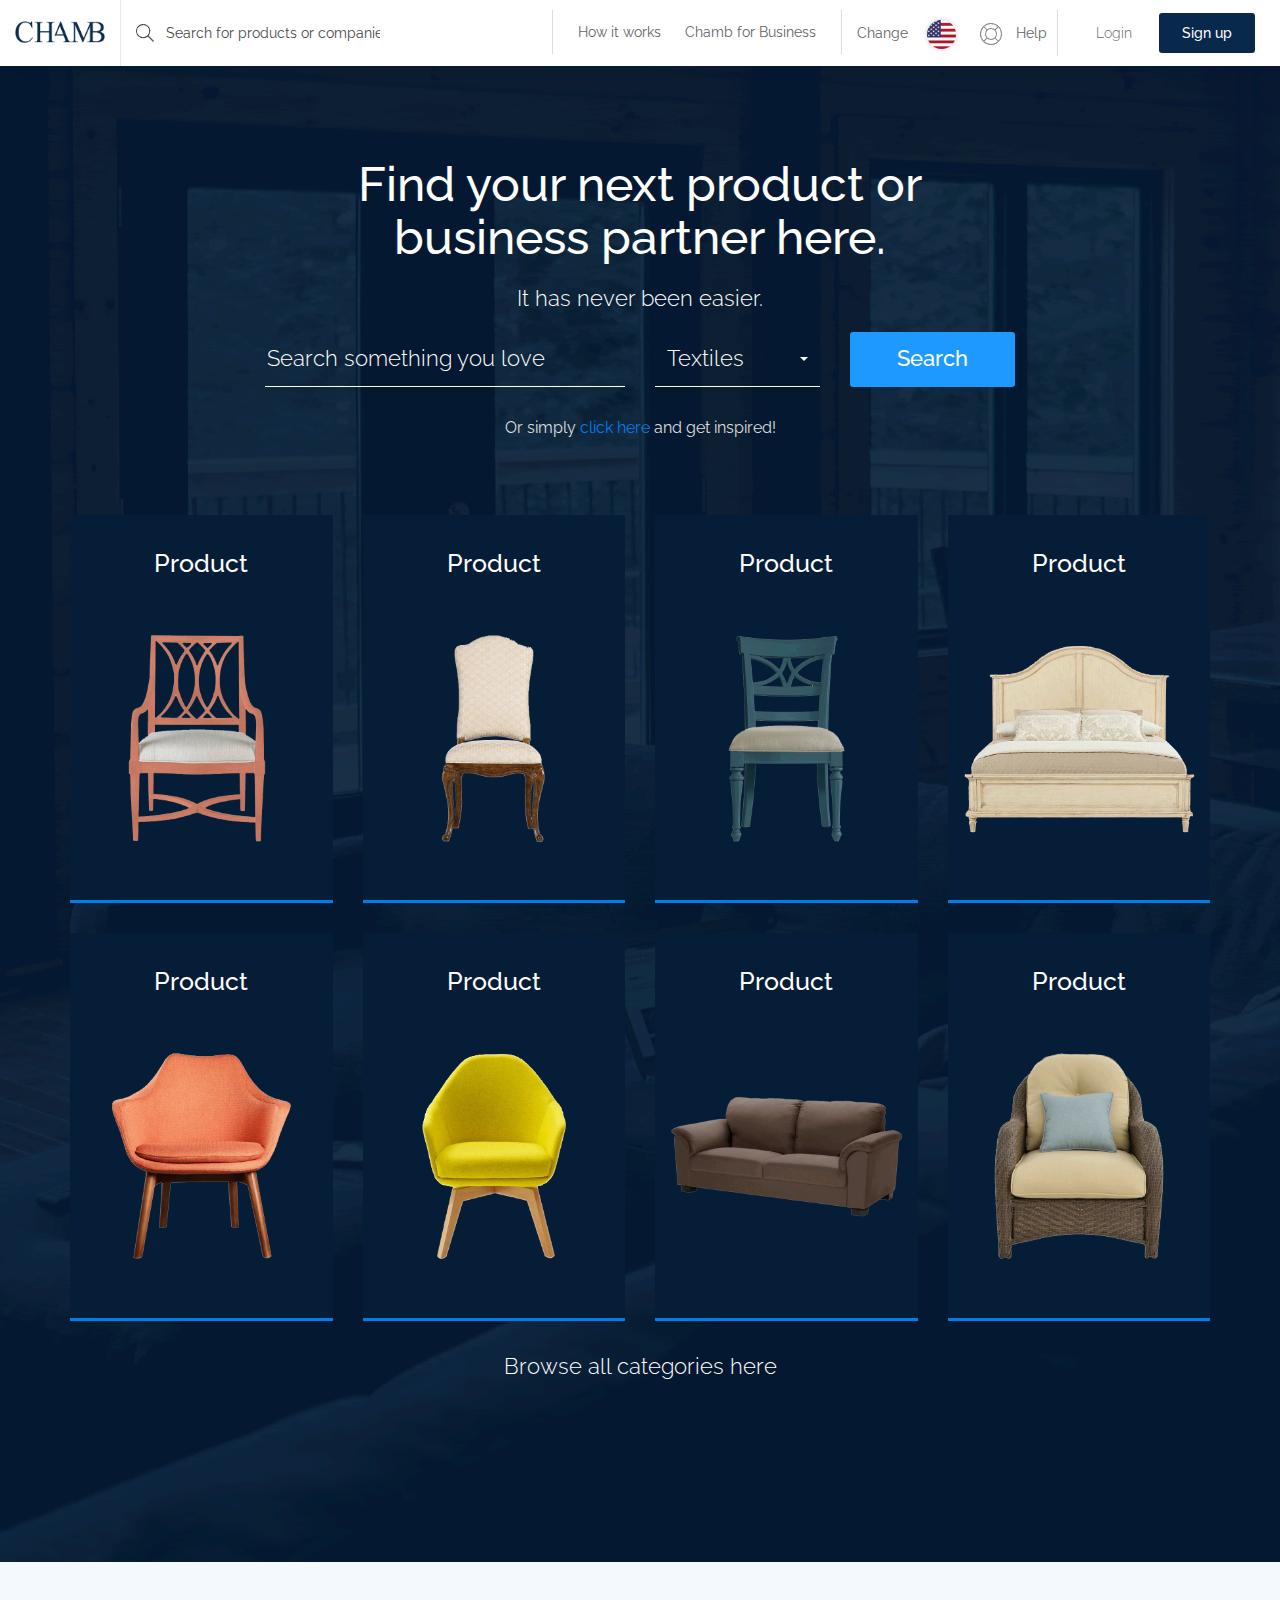
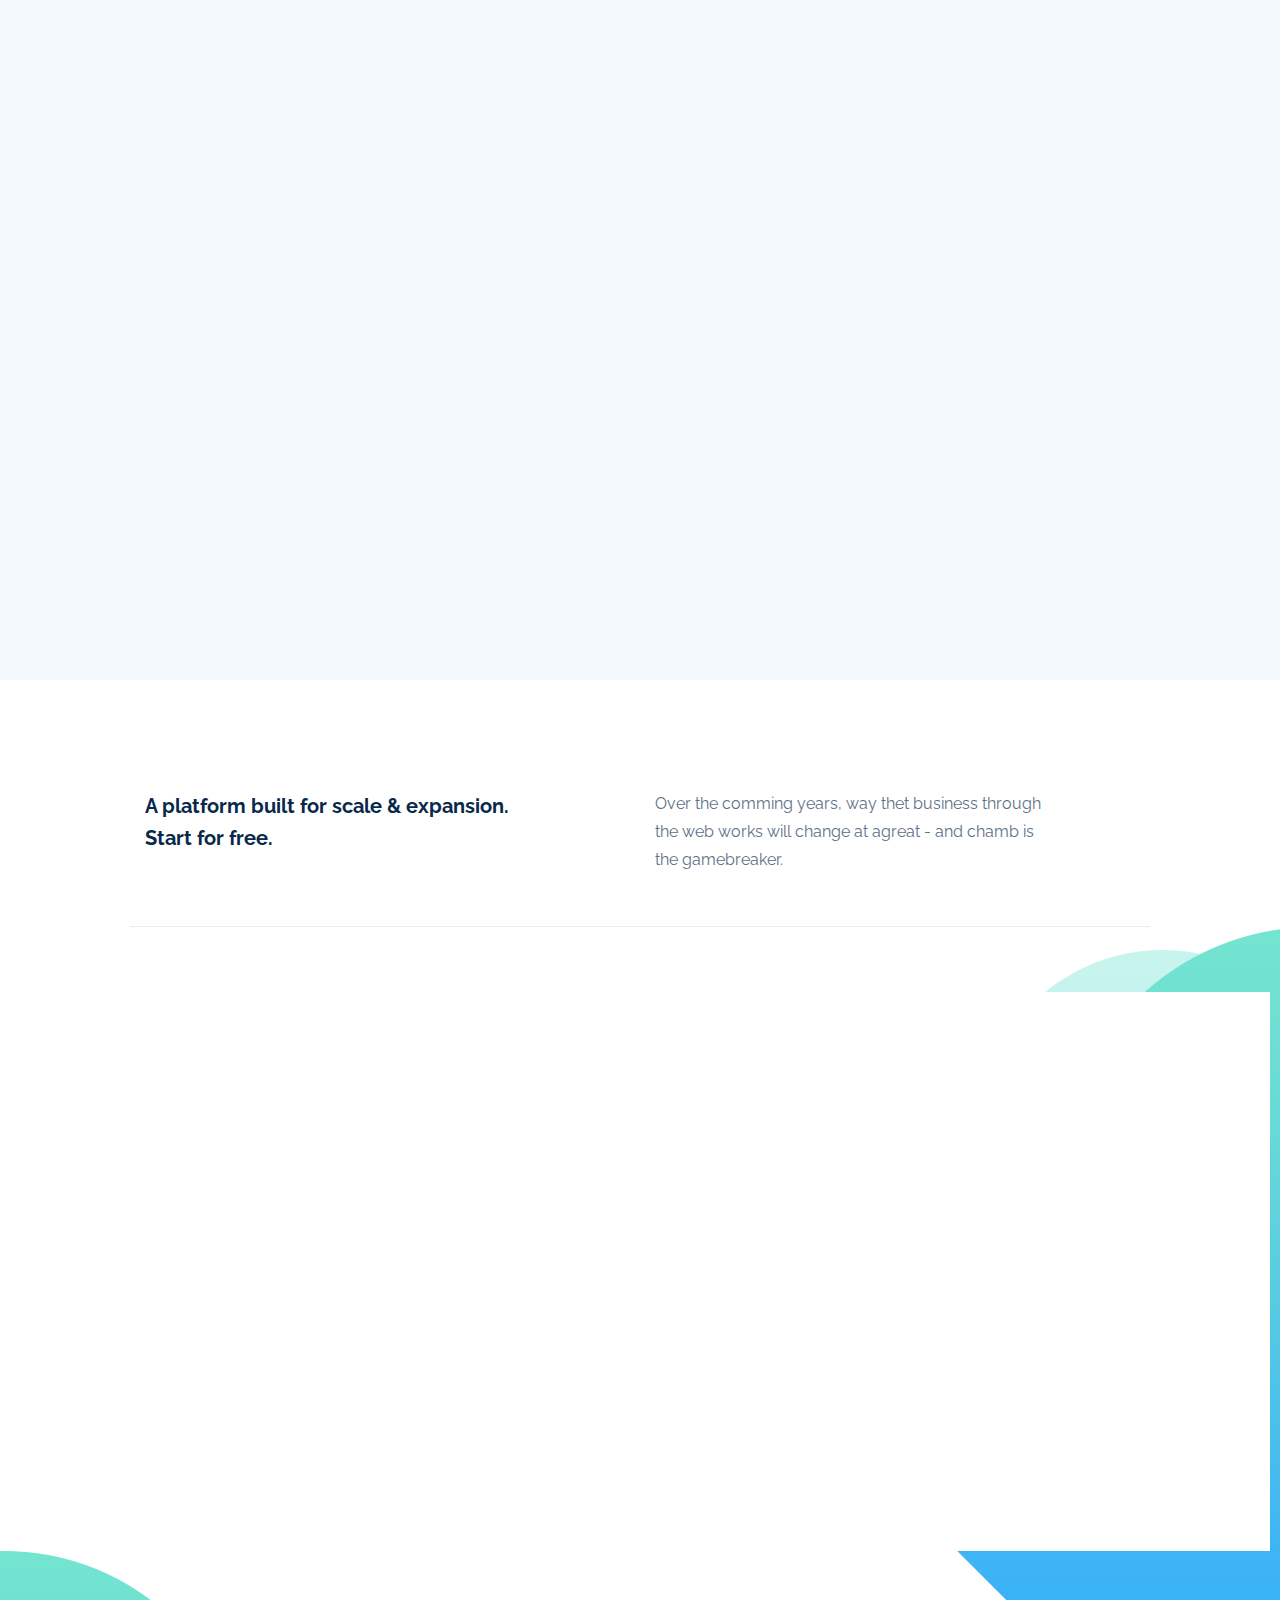
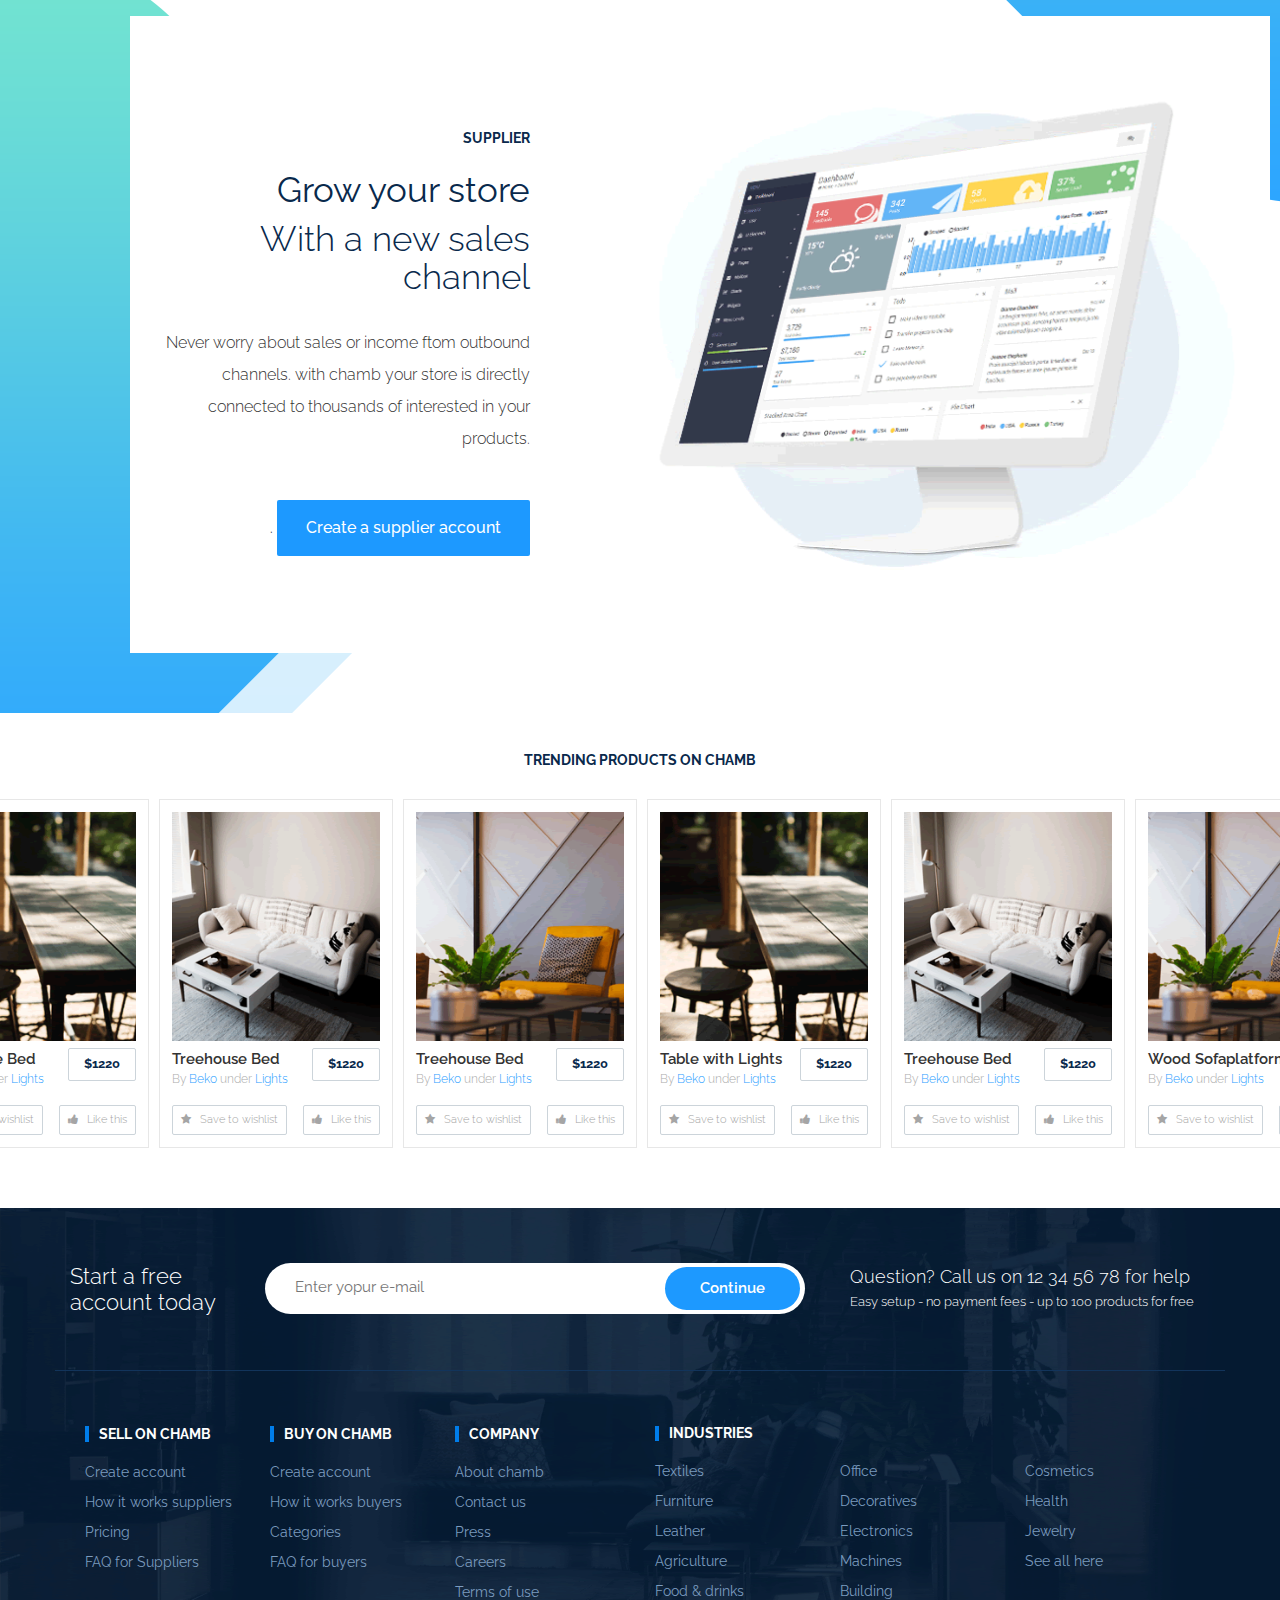
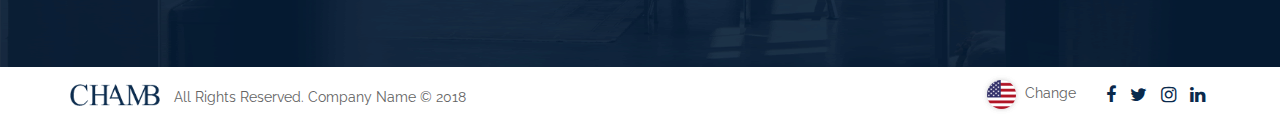
<file: index.html>
<!DOCTYPE html>
<html lang="en">
   <head>
      <meta charset="UTF-8">
      <title>Chamb - Responsive E-commerce HTML5 Template</title>
      <meta http-equiv="X-UA-Compatible" content="IE=edge">
      <!--enable mobile device-->
      <meta name="viewport" content="width=device-width, initial-scale=1">
      <!--fontawesome css-->
      <link rel="stylesheet" href="css/font-awesome.min.css">
      <!--bootstrap css-->
      <link rel="stylesheet" href="css/bootstrap.min.css">
      <!--animate css-->
      <link rel="stylesheet" href="css/animate-wow.css">
      <!--main css-->
      <link rel="stylesheet" href="css/style.css">
      <link rel="stylesheet" href="css/bootstrap-select.min.css">
      <link rel="stylesheet" href="css/slick.min.css">
      <!--responsive css-->
      <link rel="stylesheet" href="css/responsive.css">
   </head>
   <body>
      <header id="header" class="top-head">
         <!-- Static navbar -->
         <nav class="navbar navbar-default">
            <div class="container-fluid">
               <div class="row">
                  <div class="col-md-4 col-sm-12 left-rs">
                     <div class="navbar-header">
                        <button type="button" id="top-menu" class="navbar-toggle collapsed" data-toggle="collapse" data-target="#navbar" aria-expanded="false"> 
                        <span class="sr-only">Toggle navigation</span> 
                        <span class="icon-bar"></span> 
                        <span class="icon-bar"></span> 
                        <span class="icon-bar"></span> 
                        </button>
                        <a href="index.html" class="navbar-brand"><img src="images/logo.png" alt="" /></a>
                     </div>
                     <form class="navbar-form navbar-left web-sh">
                        <div class="form">
                           <input type="text" class="form-control" placeholder="Search for products or companies">
                        </div>
                     </form>
                  </div>
                  <div class="col-md-8 col-sm-12">
                     <div class="right-nav">
                        <div class="login-sr">
                           <div class="login-signup">
                              <ul>
                                 <li><a href="#">Login</a></li>
                                 <li><a class="custom-b" href="#">Sign up</a></li>
                              </ul>
                           </div>
                        </div>
                        <div class="help-r hidden-xs">
                           <div class="help-box">
                              <ul>
                                 <li> <a data-toggle="modal" data-target="#myModal" href="#"> <span>Change</span> <img src="images/flag.png" alt="" /> </a> </li>
                                 <li> <a href="#"><img class="h-i" src="images/help-icon.png" alt="" /> Help </a> </li>
                              </ul>
                           </div>
                        </div>
                        <div class="nav-b hidden-xs">
                           <div class="nav-box">
                              <ul>
                                 <li><a href="howitworks.html">How it works</a></li>
                                 <li><a href="about-us.html">Chamb for Business</a></li>
                              </ul>
                           </div>
                        </div>
                     </div>
                  </div>
               </div>
            </div>
            <!--/.container-fluid --> 
         </nav>
      </header>
      <!-- Modal -->
      <div class="modal fade lug" id="myModal" role="dialog">
         <div class="modal-dialog">
            <!-- Modal content-->
            <div class="modal-content">
               <div class="modal-header">
                  <button type="button" class="close" data-dismiss="modal">&times;</button>
                  <h4 class="modal-title">Change</h4>
               </div>
               <div class="modal-body">
                  <ul>
                     <li><a href="#"><img src="images/flag-up-1.png" alt="" /> United States</a></li>
                     <li><a href="#"><img src="images/flag-up-2.png" alt="" /> France </a></li>
                  </ul>
               </div>
            </div>
         </div>
      </div>
      <div id="sidebar" class="top-nav">
         <ul id="sidebar-nav" class="sidebar-nav">
            <li><a href="#">Help</a></li>
            <li><a href="howitworks.html">How it works</a></li>
            <li><a href="#">chamb for Business</a></li>
         </ul>
      </div>
      <div class="page-content-product">
         <div class="main-product">
            <div class="container">
               <div class="row clearfix">
                  <div class="find-box">
                     <h1>Find your next product or<br>business partner here.</h1>
                     <h4>It has never been easier.</h4>
                     <div class="product-sh">
                        <div class="col-sm-6">
                           <div class="form-sh">
                              <input type="text" placeholder="Search something you love" >
                           </div>
                        </div>
                        <div class="col-sm-3">
                           <div class="form-sh">
                              <select class="selectpicker">
                                 <option>Textiles</option>
                                 <option>Furniture</option>
                                 <option>Leather</option>
                              </select>
                           </div>
                        </div>
                        <div class="col-sm-3">
                           <div class="form-sh"> <a class="btn" href="#">Search</a> </div>
                        </div>
                        <p>Or simply<a href="#"> click here </a> and get inspired!</p>
                     </div>
                  </div>
               </div>
               <div class="row clearfix">
                  <div class="col-lg-3 col-sm-6 col-md-3">
                     <a href="productpage.html">
                        <div class="box-img">
                           <h4>Product</h4>
                           <img src="images/product/1.png" alt="" />
                        </div>
                     </a>
                  </div>
                  <div class="col-lg-3 col-sm-6 col-md-3">
                     <a href="productpage.html">
                        <div class="box-img">
                           <h4>Product</h4>
                           <img src="images/product/2.png" alt="" />
                        </div>
                     </a>
                  </div>
                  <div class="col-lg-3 col-sm-6 col-md-3">
                     <a href="productpage.html">
                        <div class="box-img">
                           <h4>Product</h4>
                           <img src="images/product/4.png" alt="" />
                        </div>
                     </a>
                  </div>
                  <div class="col-lg-3 col-sm-6 col-md-3">
                     <a href="productpage.html">
                        <div class="box-img">
                           <h4>Product</h4>
                           <img src="images/product/5.png" alt="" />
                        </div>
                     </a>
                  </div>
                  <div class="col-lg-3 col-sm-6 col-md-3">
                     <a href="productpage.html">
                        <div class="box-img">
                           <h4>Product</h4>
                           <img src="images/product/10.png" alt="" />
                        </div>
                     </a>
                  </div>
                  <div class="col-lg-3 col-sm-6 col-md-3">
                     <a href="productpage.html">
                        <div class="box-img">
                           <h4>Product</h4>
                           <img src="images/product/11.png" alt="" />
                        </div>
                     </a>
                  </div>
                  <div class="col-lg-3 col-sm-6 col-md-3">
                     <a href="productpage.html">
                        <div class="box-img">
                           <h4>Product</h4>
                           <img src="images/product/12.png" alt="" />
                        </div>
                     </a>
                  </div>
                  <div class="col-lg-3 col-sm-6 col-md-3">
                     <a href="productpage.html">
                        <div class="box-img">
                           <h4>Product</h4>
                           <img src="images/product/13.png" alt="" />
                        </div>
                     </a>
                  </div>
                  <div class="categories_link">
                     <a href="#">Browse all categories here</a>
                  </div>
               </div>
            </div>
         </div>
      </div>
      <div class="cat-main-box">
         <div class="container">
            <div class="row panel-row">
               <div class="col-md-4 col-sm-6 wow fadeIn" data-wow-delay="0.0s">
                  <div class="panel panel-default">
                     <div class="panel-body">
                        <img src="images/xpann-icon.jpg" class="icon-small" alt="">
                        <h4>“Chamb” Your Business</h4>
                        <p>Grow easily with chamb. Create free account.
                           We help expanding your business easily.
                        </p>
                     </div>
                  </div>
               </div>
               <div class="col-md-4 col-sm-6 wow fadeIn" data-wow-delay="0.2s">
                  <div class="panel panel-default">
                     <div class="panel-body">
                        <img src="images/create-icon.jpg" class="icon-small" alt="">
                        <h4>Create and add</h4>
                        <p>Grow easily with chamb. Create free account.
                           We help expanding your business easily.
                        </p>
                     </div>
                  </div>
               </div>
               <div class="col-md-4 col-sm-6 wow fadeIn hidden-sm" data-wow-delay="0.4s">
                  <div class="panel panel-default">
                     <div class="panel-body">
                        <img src="images/get-icon.jpg" class="icon-small" alt="">
                        <h4>Get inspired</h4>
                        <p>Grow easily with chamb. Create free account.
                           We help expanding your business easily.
                        </p>
                     </div>
                  </div>
               </div>
            </div>
         </div>
      </div>
      <div class="products_exciting_box">
         <div class="container">
            <div class="row">
               <div class="col-md-6 col-sm-6 wow fadeIn" data-wow-delay="0.2s">
                  <div class="exciting_box f_pd">
                     <img src="images/exciting_img-01.jpg" class="icon-small" alt="" />
                     <h4>Explore <strong>exciting</strong> and exotic products
                        tailored to you.
                     </h4>
                     <p>Lorem ipsum dolor sit amet, consectetur adipiscing elit, sed do eiusmod 
                        tempor incididunt ut labore et dolore magna aliqua. Ut enim ad minim veniam, 
                        quis nostrud exercitation ullamco laboris..
                     </p>
                  </div>
               </div>
               <div class="col-md-6 col-sm-6 wow fadeIn" data-wow-delay="0.4s">
                  <div class="exciting_box l_pd">
                     <img src="images/exciting_img-02.jpg" class="icon-small" alt="" />
                     <h4><strong>List your products on</strong> chamb and grow connections.</h4>
                     <p>Lorem ipsum dolor sit amet, consectetur adipiscing elit, sed do eiusmod 
                        tempor incididunt ut labore et dolore magna aliqua. Ut enim ad minim veniam, 
                        quis nostrud exercitation ullamco laboris..
                     </p>
                  </div>
               </div>
            </div>
         </div>
      </div>
      <div class="start-free-box">
         <div class="container">
            <div class="row">
               <div class="container">
                  <div class="main-start-box">
                     <div class="free-box-a clearfix">
                        <div class="col-md-6 col-sm-6">
                           <div class="left-a-f">
                              <h3>A platform built for scale & expansion. Start for free.</h3>
                           </div>
                        </div>
                        <div class="col-md-6 col-sm-6">
                           <div class="right-a-f">
                              <p>Over the comming years, way thet business through the web
                                 works will change at agreat - and chamb is the
                                 gamebreaker.
                              </p>
                           </div>
                        </div>
                     </div>
                  </div>
               </div>
            </div>
            <div class="row">
               <div class="main-start-box">
                  <div class="bg_img_left"><img src="images/bg_img1.png" alt="#" /></div>
                  <div class="container">
                     <div class="buyer-box clearfix">
                        <div class="col-md-6 col-sm-6 wow fadeIn" data-wow-delay="0.2s">
                           <div class="left-buyer">
                              <img class="img-responsive" src="images/creat_pro.png" alt="#" />
                           </div>
                        </div>
                        <div class="col-md-6 col-sm-6 wow fadeIn" data-wow-delay="0.4s">
                           <div class="right-buyer">
                              <h4>buyer</h4>
                              <h2>Empower your factory<br>
                                 <span>With a new lead Channel</span>
                              </h2>
                              <p>Never worry about sales or income ftom outbound
                                 channels. with chamb your store is directly
                                 connected to thousands of interested in your
                                 products.
                              </p>
                              <a href="#">Create a buyer account</a>
                           </div>
                        </div>
                     </div>
                  </div>
               </div>
            </div>
            <div class="row">
               <div class="bg_img_right"><img src="images/bg_img1.png" alt="#" /></div>
               <div class="main-start-box">
                  <div class="container">
                     <div class="supplier clearfix">
                        <div class="col-md-5 col-sm-6">
                           <div class="left-supplier">
                              <h4>supplier</h4>
                              <h2>Grow your store <br><span>With a new sales channel</span></h2>
                              <p>Never worry about sales or income ftom outbound
                                 channels. with chamb your store is directly
                                 connected to thousands of interested in your
                                 products.
                              </p>
                              .
                              <a href="#">Create a supplier account</a>
                           </div>
                        </div>
                        <div class="col-md-7 col-sm-6">
                           <div class="right-supplier">
                              <img class="img-responsive" src="images/supplier-pc-img.png" alt="#" />
                           </div>
                        </div>
                     </div>
                  </div>
               </div>
            </div>
         </div>
      </div>
      <div class="products">
         <div class="main-products">
            <h2>TRENDING PRODUCTS ON CHAMB</h2>
            <div class="product-slidr">
               <div class="slider">
                  <div>
                     <div class="prod-box">
                        <div class="prod-i">
                           <img src="images/tr1.png" alt="#" />
                        </div>
                        <div class="prod-dit clearfix">
                           <div class="dit-t clearfix">
                              <div class="left-ti">
                                 <h4>Table with Lights</h4>
                                 <p>By <span>Beko</span> under <span>Lights</span></p>
                              </div>
                              <a href="#">$1220</a>
                           </div>
                           <div class="dit-btn clearfix">
                              <a class="wis" href="#"><i class="fa fa-star" aria-hidden="true"></i> Save to wishlist </a>
                              <a class="thi" href="#"><i class="fa fa-thumbs-up" aria-hidden="true"></i> Like this</a>
                           </div>
                        </div>
                     </div>
                  </div>
                  <div>
                     <div class="prod-box">
                        <div class="prod-i">
                           <img src="images/tr2.png" alt="#" />
                        </div>
                        <div class="prod-dit clearfix">
                           <div class="dit-t clearfix">
                              <div class="left-ti">
                                 <h4>Treehouse Bed</h4>
                                 <p>By <span>Beko</span> under <span>Lights</span></p>
                              </div>
                              <a href="#">$1220</a>
                           </div>
                           <div class="dit-btn clearfix">
                              <a class="wis" href="#"><i class="fa fa-star" aria-hidden="true"></i> Save to wishlist </a>
                              <a class="thi" href="#"><i class="fa fa-thumbs-up" aria-hidden="true"></i> Like this</a>
                           </div>
                        </div>
                     </div>
                  </div>
                  <div>
                     <div class="prod-box">
                        <div class="prod-i">
                           <img src="images/tr3.png" alt="#" />
                        </div>
                        <div class="prod-dit clearfix">
                           <div class="dit-t clearfix">
                              <div class="left-ti">
                                 <h4>Wood Sofaplatform</h4>
                                 <p>By <span>Beko</span> under <span>Lights</span></p>
                              </div>
                              <a href="#">$1220</a>
                           </div>
                           <div class="dit-btn clearfix">
                              <a class="wis" href="#"><i class="fa fa-star" aria-hidden="true"></i> Save to wishlist </a>
                              <a class="thi" href="#"><i class="fa fa-thumbs-up" aria-hidden="true"></i> Like this</a>
                           </div>
                        </div>
                     </div>
                  </div>
                  <div>
                     <div class="prod-box">
                        <div class="prod-i">
                           <img src="images/tr4.png" alt="#" />
                        </div>
                        <div class="prod-dit clearfix">
                           <div class="dit-t clearfix">
                              <div class="left-ti">
                                 <h4>Wall Sticker</h4>
                                 <p>By <span>Beko</span> under <span>Lights</span></p>
                              </div>
                              <a href="#">$1220</a>
                           </div>
                           <div class="dit-btn clearfix">
                              <a class="wis" href="#"><i class="fa fa-star" aria-hidden="true"></i> Save to wishlist </a>
                              <a class="thi" href="#"><i class="fa fa-thumbs-up" aria-hidden="true"></i> Like this</a>
                           </div>
                        </div>
                     </div>
                  </div>
                  <div>
                     <div class="prod-box">
                        <div class="prod-i">
                           <img src="images/tr1.png" alt="#" />
                        </div>
                        <div class="prod-dit clearfix">
                           <div class="dit-t clearfix">
                              <div class="left-ti">
                                 <h4>Treehouse Bed</h4>
                                 <p>By <span>Beko</span> under <span>Lights</span></p>
                              </div>
                              <a href="#">$1220</a>
                           </div>
                           <div class="dit-btn clearfix">
                              <a class="wis" href="#"><i class="fa fa-star" aria-hidden="true"></i> Save to wishlist </a>
                              <a class="thi" href="#"><i class="fa fa-thumbs-up" aria-hidden="true"></i> Like this</a>
                           </div>
                        </div>
                     </div>
                  </div>
                  <div>
                     <div class="prod-box">
                        <div class="prod-i">
                           <img src="images/tr2.png" alt="#" />
                        </div>
                        <div class="prod-dit clearfix">
                           <div class="dit-t clearfix">
                              <div class="left-ti">
                                 <h4>Treehouse Bed</h4>
                                 <p>By <span>Beko</span> under <span>Lights</span></p>
                              </div>
                              <a href="#">$1220</a>
                           </div>
                           <div class="dit-btn clearfix">
                              <a class="wis" href="#"><i class="fa fa-star" aria-hidden="true"></i> Save to wishlist </a>
                              <a class="thi" href="#"><i class="fa fa-thumbs-up" aria-hidden="true"></i> Like this</a>
                           </div>
                        </div>
                     </div>
                  </div>
                  <div>
                     <div class="prod-box">
                        <div class="prod-i">
                           <img src="images/tr3.png" alt="#" />
                        </div>
                        <div class="prod-dit clearfix">
                           <div class="dit-t clearfix">
                              <div class="left-ti">
                                 <h4>Treehouse Bed</h4>
                                 <p>By <span>Beko</span> under <span>Lights</span></p>
                              </div>
                              <a href="#">$1220</a>
                           </div>
                           <div class="dit-btn clearfix">
                              <a class="wis" href="#"><i class="fa fa-star" aria-hidden="true"></i> Save to wishlist </a>
                              <a class="thi" href="#"><i class="fa fa-thumbs-up" aria-hidden="true"></i> Like this</a>
                           </div>
                        </div>
                     </div>
                  </div>
               </div>
            </div>
         </div>
      </div>
      <footer>
         <div class="main-footer">
            <div class="container">
               <div class="row">
                  <div class="footer-top clearfix">
                     <div class="col-md-2 col-sm-6">
                        <h2>Start a free
                           account today
                        </h2>
                     </div>
                     <div class="col-md-6 col-sm-6">
                        <div class="form-box">
                           <input type="text" placeholder="Enter yopur e-mail" />
                           <button>Continue</button>
                        </div>
                     </div>
                     <div class="col-md-4 col-sm-12">
                        <div class="help-box-f">
                           <h4>Question? Call us on 12 34 56 78 for help</h4>
                           <p>Easy setup - no payment fees - up to 100 products for free</p>
                        </div>
                     </div>
                  </div>
                  <div class="footer-link-box clearfix">
                     <div class="col-md-6 col-sm-6">
                        <div class="left-f-box">
                           <div class="col-sm-4">
                              <h2>SELL ON chamb</h2>
                              <ul>
                                 <li><a href="#">Create account</a></li>
                                 <li><a href="howitworks.html">How it works suppliers</a></li>
                                 <li><a href="pricing.html">Pricing</a></li>
                                 <li><a href="#">FAQ for Suppliers</a></li>
                              </ul>
                           </div>
                           <div class="col-sm-4">
                              <h2>BUY ON chamb</h2>
                              <ul>
                                 <li><a href="#">Create account</a></li>
                                 <li><a href="#">How it works buyers</a></li>
                                 <li><a href="#">Categories</a></li>
                                 <li><a href="#">FAQ for buyers</a></li>
                              </ul>
                           </div>
                           <div class="col-sm-4">
                              <h2>COMPANY</h2>
                              <ul>
                                 <li><a href="about-us.html">About chamb</a></li>
                                 <li><a href="#">Contact us</a></li>
                                 <li><a href="#">Press</a></li>
                                 <li><a href="#">Careers</a></li>
                                 <li><a href="#">Terms of use</a></li>
                              </ul>
                           </div>
                        </div>
                     </div>
                     <div class="col-md-6 col-sm-6">
                        <div class="right-f-box">
                           <h2>INDUSTRIES</h2>
                           <ul class="col-sm-4">
                              <li><a href="#">Textiles</a></li>
                              <li><a href="#">Furniture</a></li>
                              <li><a href="#">Leather</a></li>
                              <li><a href="#">Agriculture</a></li>
                              <li><a href="#">Food & drinks</a></li>
                           </ul>
                           <ul class="col-sm-4">
                              <li><a href="#">Office</a></li>
                              <li><a href="#">Decoratives</a></li>
                              <li><a href="#">Electronics</a></li>
                              <li><a href="#">Machines</a></li>
                              <li><a href="#">Building</a></li>
                           </ul>
                           <ul class="col-sm-4">
                              <li><a href="#">Cosmetics</a></li>
                              <li><a href="#">Health</a></li>
                              <li><a href="#">Jewelry</a></li>
                              <li><a href="#">See all here</a></li>
                           </ul>
                        </div>
                     </div>
                  </div>
               </div>
            </div>
         </div>
         <div class="copyright">
            <div class="container">
               <div class="row">
                  <div class="col-md-8">
                     <p><img width="90" src="images/logo.png" alt="#" style="margin-top: -5px;" /> All Rights Reserved. Company Name © 2018</p>
                  </div>
                  <div class="col-md-4">
                     <ul class="list-inline socials">
                        <li>
                           <a href="">
                           <i class="fa fa-facebook" aria-hidden="true"></i>
                           </a>
                        </li>
                        <li>
                           <a href="">
                           <i class="fa fa-twitter" aria-hidden="true"></i>
                           </a>
                        </li>
                        <li>
                           <a href="">
                           <i class="fa fa-instagram" aria-hidden="true"></i>
                           </a>
                        </li>
                        <li>
                           <a href="#">
                           <i class="fa fa-linkedin" aria-hidden="true"></i>
                           </a>
                        </li>
                     </ul>
                     <ul class="right-flag">
                        <li><a href="#"><img src="images/flag.png" alt="" /> <span>Change</span></a></li>
                     </ul>
                  </div>
               </div>
            </div>
         </div>
      </footer>
      <!--main js--> 
      <script src="js/jquery-1.12.4.min.js"></script> 
      <!--bootstrap js--> 
      <script src="js/bootstrap.min.js"></script> 
      <script src="js/bootstrap-select.min.js"></script>
      <script src="js/slick.min.js"></script> 
      <script src="js/wow.min.js"></script>
      <!--custom js--> 
      <script src="js/custom.js"></script>
   </body>
</html>
</file>
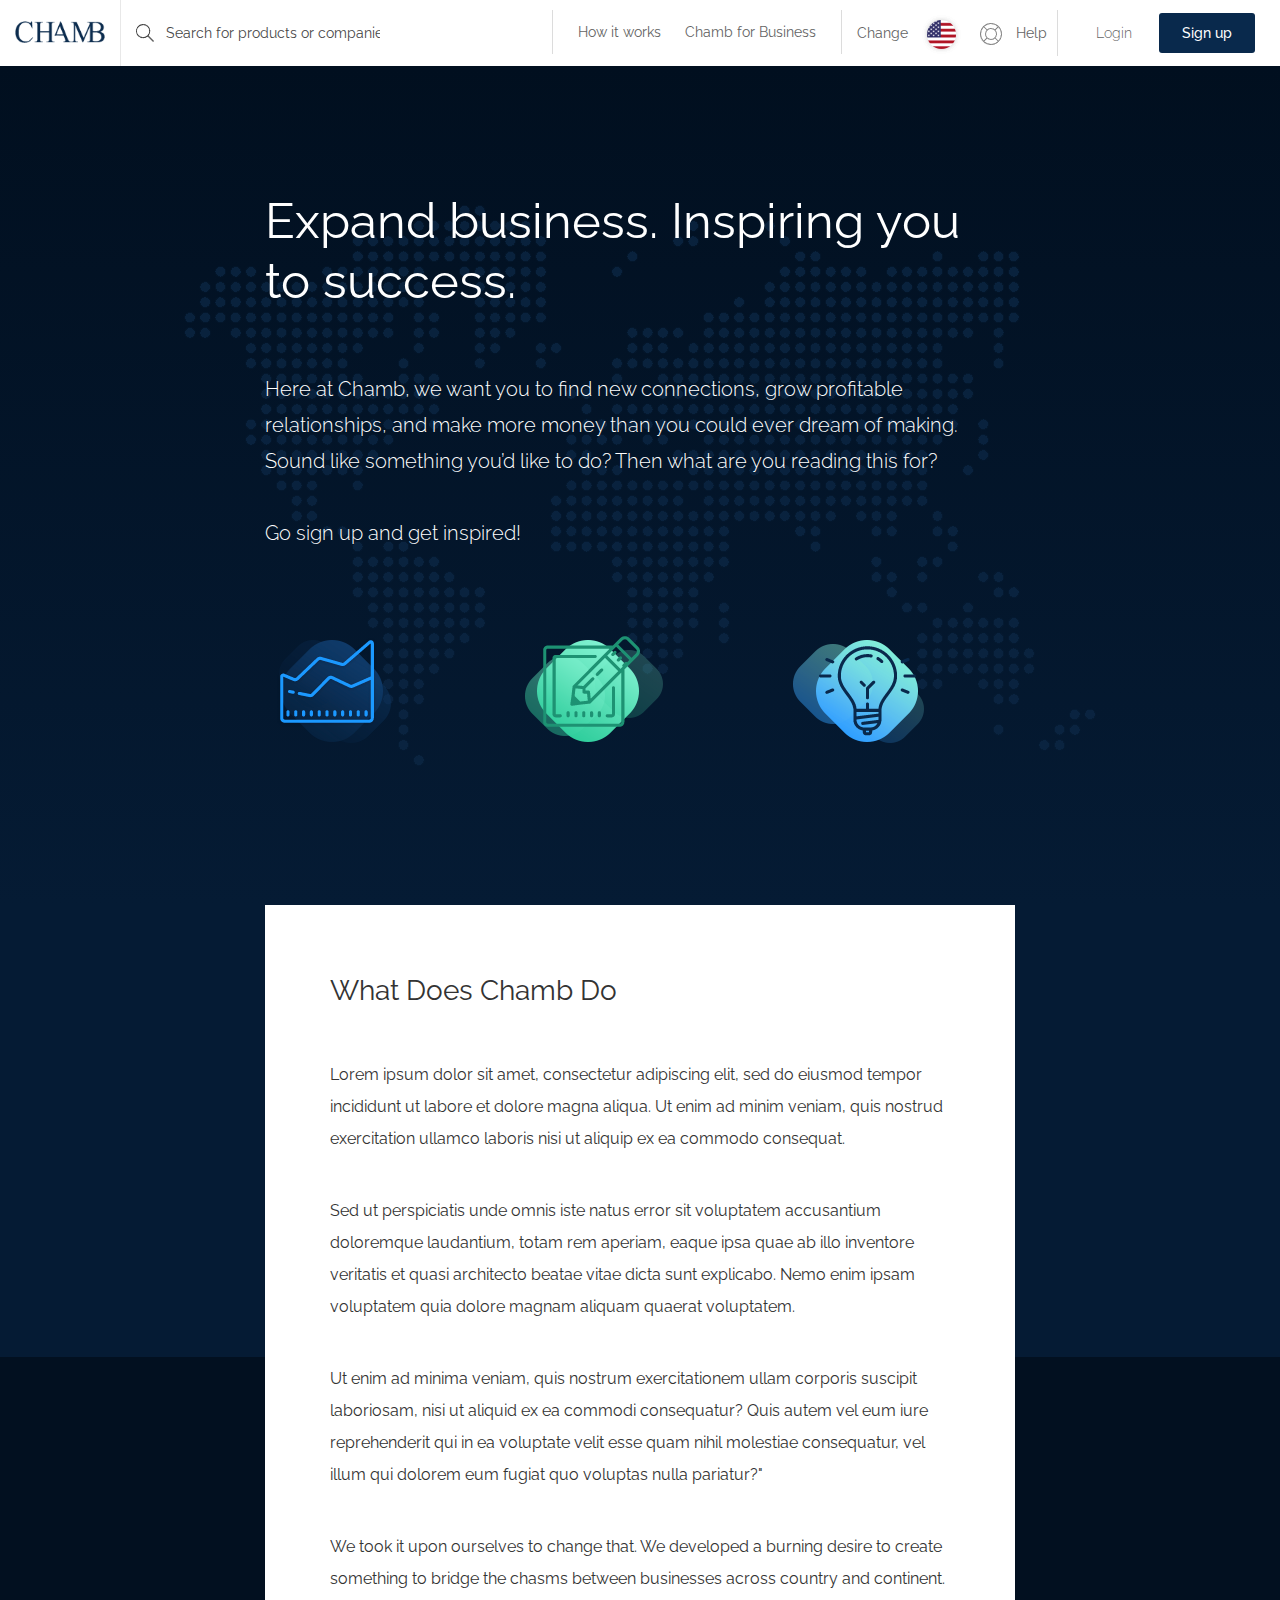
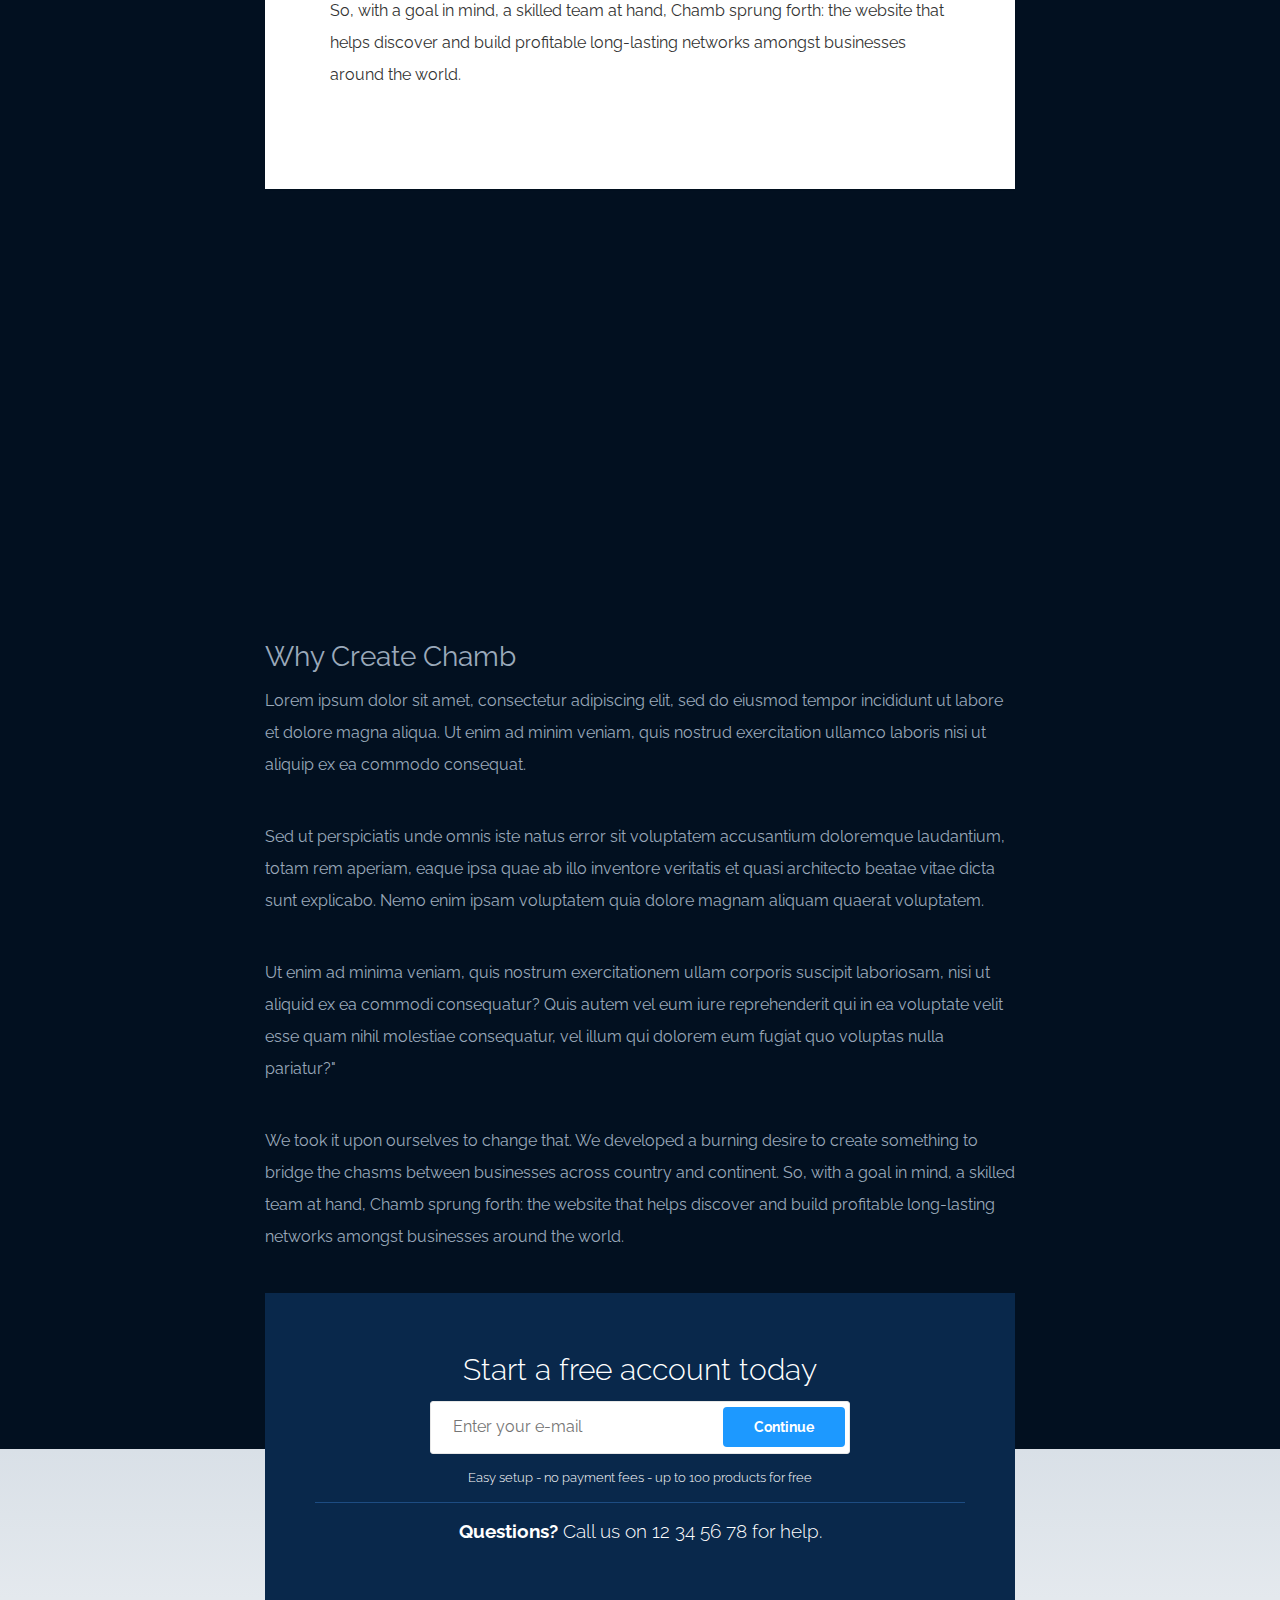
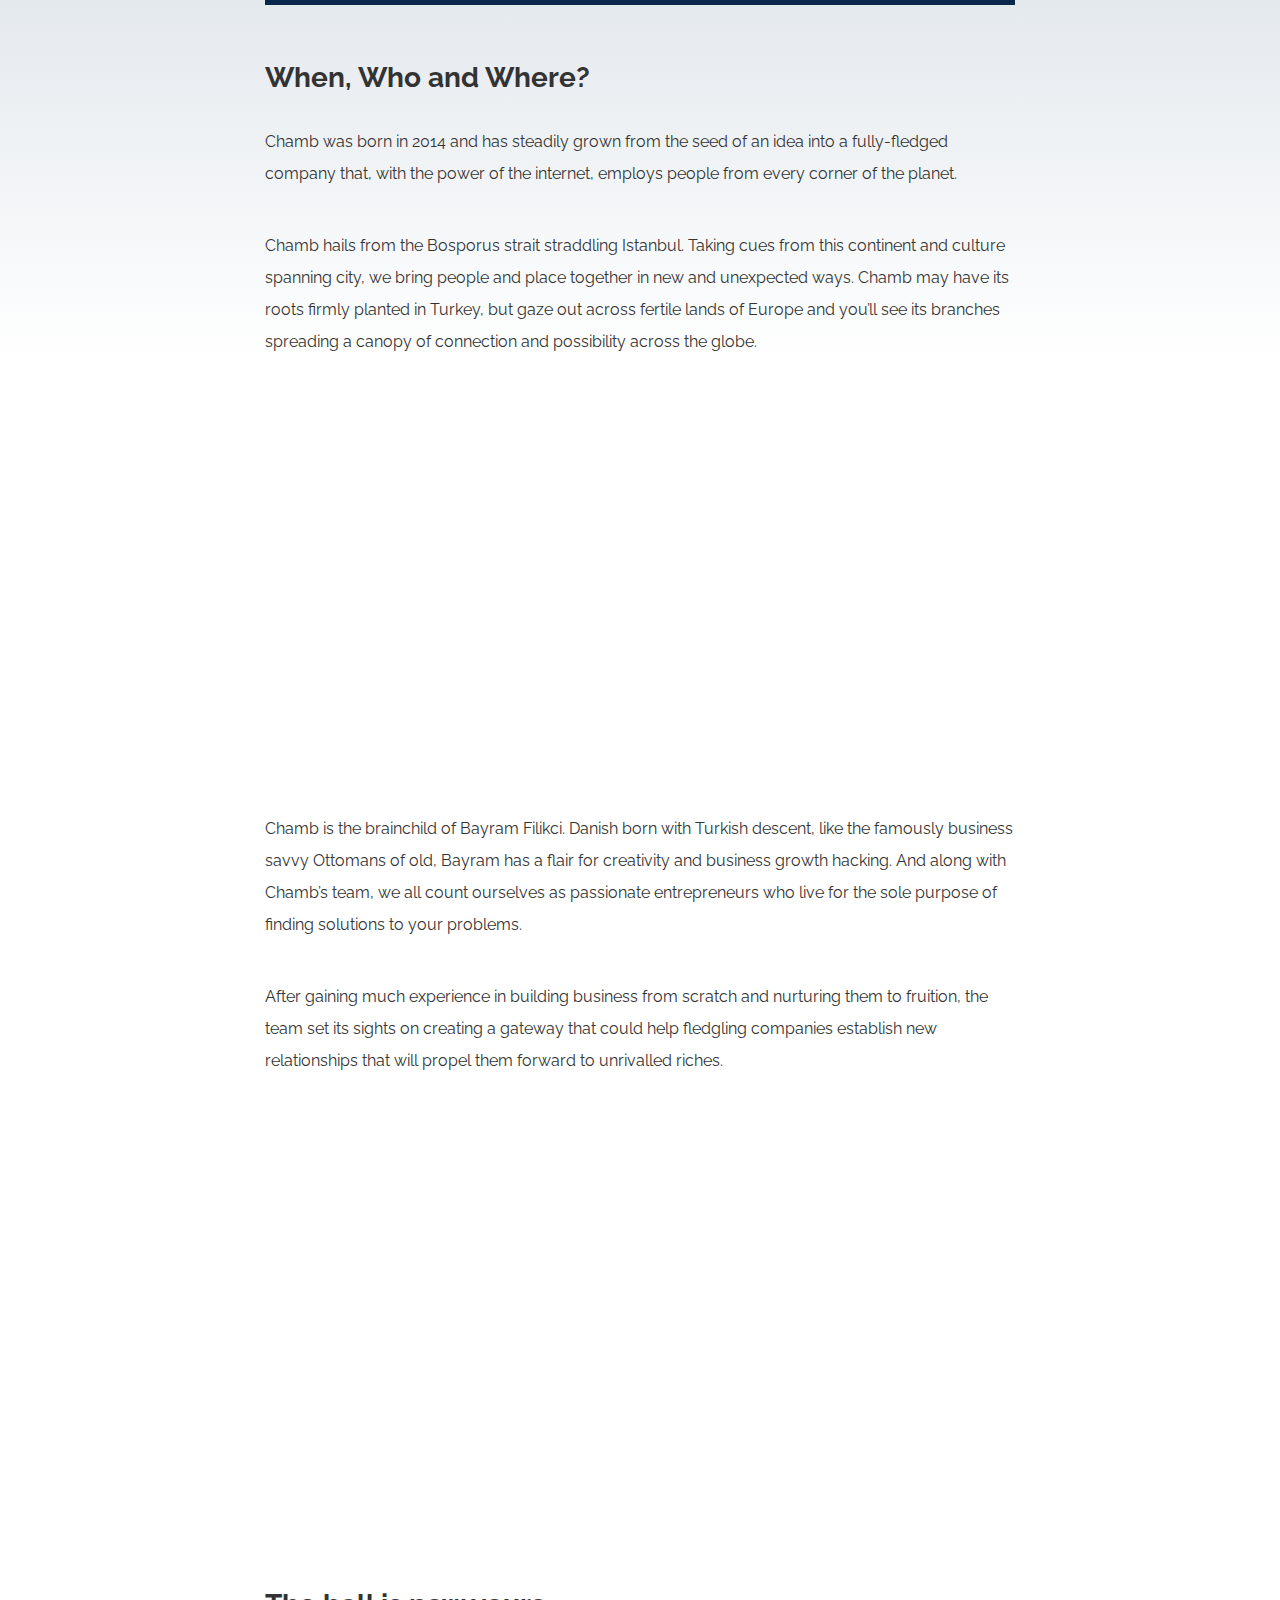
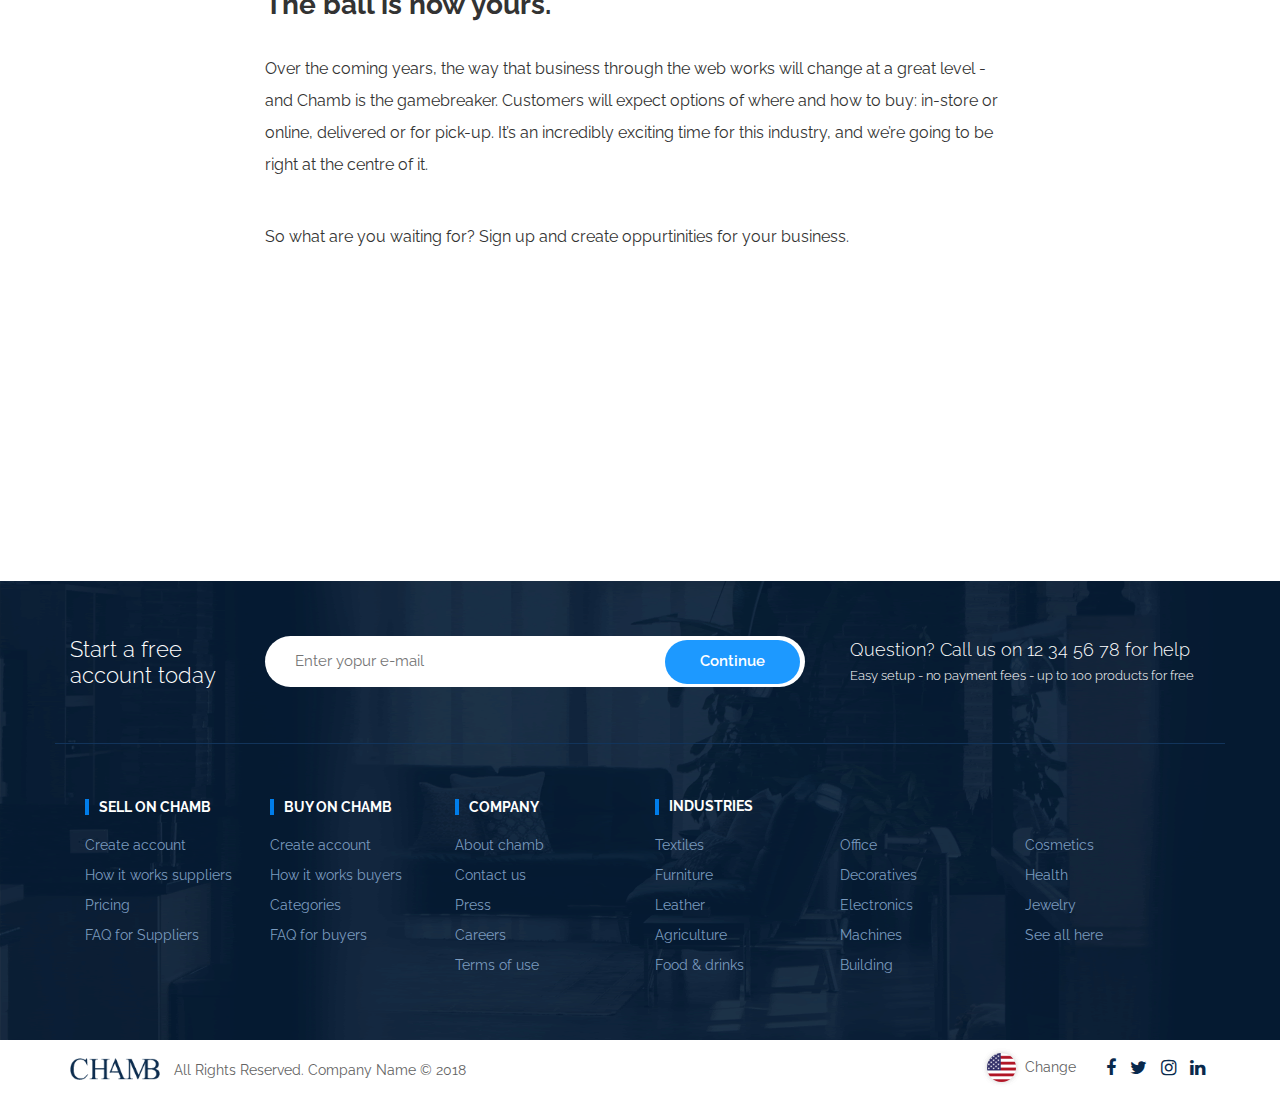
<file: about-us.html>
<!DOCTYPE html>
<html lang="en">
   <head>
      <meta charset="UTF-8">
      <title>Chamb - Responsive E-commerce HTML5 Template</title>
      <meta http-equiv="X-UA-Compatible" content="IE=edge">
      <!--enable mobile device-->
      <meta name="viewport" content="width=device-width, initial-scale=1">
      <!--fontawesome css-->
      <link rel="stylesheet" href="css/font-awesome.min.css">
      <!--bootstrap css-->
      <link rel="stylesheet" href="css/bootstrap.min.css">
      <!--animate css-->
      <link rel="stylesheet" href="css/animate-wow.css">
      <!--main css-->
      <link rel="stylesheet" href="css/style.css">
      <link rel="stylesheet" href="css/bootstrap-select.min.css">
      <link rel="stylesheet" href="css/slick.min.css">
      <!--responsive css-->
      <link rel="stylesheet" href="css/responsive.css">
   </head>
   <body>
      <header id="header" class="top-head">
         <!-- Static navbar -->
         <nav class="navbar navbar-default">
            <div class="container-fluid">
               <div class="row">
                  <div class="col-md-4 col-sm-12 left-rs">
                     <div class="navbar-header">
                        <button type="button" id="top-menu" class="navbar-toggle collapsed" data-toggle="collapse" data-target="#navbar" aria-expanded="false"> 
                        <span class="sr-only">Toggle navigation</span> 
                        <span class="icon-bar"></span> 
                        <span class="icon-bar"></span> 
                        <span class="icon-bar"></span> 
                        </button>
                        <a href="index.html" class="navbar-brand"><img src="images/logo.png" alt="" /></a>
                     </div>
                     <form class="navbar-form navbar-left web-sh">
                        <div class="form">
                           <input type="text" class="form-control" placeholder="Search for products or companies">
                        </div>
                     </form>
                  </div>
                  <div class="col-md-8 col-sm-12">
                     <div class="right-nav">
                        <div class="login-sr">
                           <div class="login-signup">
                              <ul>
                                 <li><a href="#">Login</a></li>
                                 <li><a class="custom-b" href="#">Sign up</a></li>
                              </ul>
                           </div>
                        </div>
                        <div class="help-r hidden-xs">
                           <div class="help-box">
                              <ul>
                                 <li> <a data-toggle="modal" data-target="#myModal" href="#"> <span>Change</span> <img src="images/flag.png" alt="" /> </a> </li>
                                 <li> <a href="#"><img class="h-i" src="images/help-icon.png" alt="" /> Help </a> </li>
                              </ul>
                           </div>
                        </div>
                        <div class="nav-b hidden-xs">
                           <div class="nav-box">
                              <ul>
                                 <li><a href="howitworks.html">How it works</a></li>
                                 <li><a href="about-us.html">Chamb for Business</a></li>
                              </ul>
                           </div>
                        </div>
                     </div>
                  </div>
               </div>
            </div>
            <!--/.container-fluid --> 
         </nav>
      </header>
      <!-- Modal -->
      <div class="modal fade lug" id="myModal" role="dialog">
         <div class="modal-dialog">
            <!-- Modal content-->
            <div class="modal-content">
               <div class="modal-header">
                  <button type="button" class="close" data-dismiss="modal">&times;</button>
                  <h4 class="modal-title">Change</h4>
               </div>
               <div class="modal-body">
                  <ul>
                     <li><a href="#"><img src="images/flag-up-1.png" alt="" /> United States</a></li>
                     <li><a href="#"><img src="images/flag-up-2.png" alt="" /> France </a></li>
                  </ul>
               </div>
            </div>
         </div>
      </div>
      <div id="sidebar" class="top-nav">
         <ul id="sidebar-nav" class="sidebar-nav">
            <li><a href="#">Help</a></li>
            <li><a href="#">How it works</a></li>
            <li><a href="#">Chamb for Business</a></li>
         </ul>
      </div>
      <div class="main-template-about">
         <div class="section-gradient">
            <div class="map"></div>
            <div class="container">
               <div class="row">
                  <div class="col-lg-8 col-lg-offset-2">
                     <div class="wow fadeIn" data-wow-delay="0.0s">
                        <h1>Expand business.
                           Inspiring you to success.
                        </h1>
                        <p class="lead">Here at Chamb, we want you to find new connections, grow profitable relationships, and make more money than you could ever dream of making. Sound like something you’d like to do? Then what are you reading this for?
                           <br>
                           <br>
                           Go sign up and get inspired!
                        </p>
                     </div>
                     <div class="about-icons row">
                        <div class="col-xs-4 wow fadeIn" data-wow-delay="0.0s"><img src="images/about-icon-1.png" alt=""/></div>
                        <div class="col-xs-4 wow fadeIn" data-wow-delay="0.2s"><img src="images/about-icon-2.png" alt=""/></div>
                        <div class="col-xs-4 wow fadeIn" data-wow-delay="0.4s"><img src="images/about-icon-3.png" alt=""/></div>
                     </div>
                  </div>
               </div>
            </div>
         </div>
         <div class="section do">
            <div class="blue-light"></div>
            <div class="container">
               <div class="row">
                  <div class="col-lg-8 col-lg-offset-2">
                     <div class="does-box">
                        <div class="panel-body">
                           <h2>What Does Chamb Do</h2>
                           <p>Lorem ipsum dolor sit amet, consectetur adipiscing elit, sed do eiusmod tempor incididunt ut labore et dolore magna aliqua. 
                              Ut enim ad minim veniam, quis nostrud exercitation ullamco laboris nisi ut aliquip ex ea commodo consequat.
                           </p>
                           <p>Sed ut perspiciatis unde omnis iste natus error sit voluptatem accusantium doloremque laudantium, totam rem aperiam, 
                              eaque ipsa quae ab illo inventore veritatis et quasi architecto beatae vitae dicta sunt explicabo. Nemo enim ipsam 
                              voluptatem quia dolore magnam aliquam quaerat voluptatem.
                           </p>
                           <p>Ut enim ad minima veniam, quis nostrum exercitationem ullam corporis suscipit laboriosam, nisi ut aliquid ex ea commodi 
                              consequatur? Quis autem vel eum iure reprehenderit qui in ea voluptate velit esse quam nihil molestiae consequatur, vel 
                              illum qui dolorem eum fugiat quo voluptas nulla pariatur?"
                           </p>
                           <p>We took it upon ourselves to change that. We developed a burning desire to create something to bridge the chasms between 
                              businesses across country and continent. So, with a goal in mind, a skilled team at hand, Chamb sprung forth: the website 
                              that helps discover and build profitable long-lasting networks amongst businesses around the world.
                           </p>
                        </div>
                        <img class="wow fadeIn" src="images/mac-about.png" alt="" />
                     </div>
                  </div>
               </div>
            </div>
         </div>
         <div class="seciton create">
            <div class="container">
               <div class="row">
                  <div class="col-lg-8 col-lg-offset-2">
                     <h2>Why Create Chamb</h2>
                     <p>Lorem ipsum dolor sit amet, consectetur adipiscing elit, sed do eiusmod tempor incididunt ut labore et dolore magna aliqua. 
                        Ut enim ad minim veniam, quis nostrud exercitation ullamco laboris nisi ut aliquip ex ea commodo consequat.
                     </p>
                     <p>Sed ut perspiciatis unde omnis iste natus error sit voluptatem accusantium doloremque laudantium, totam rem aperiam, 
                        eaque ipsa quae ab illo inventore veritatis et quasi architecto beatae vitae dicta sunt explicabo. Nemo enim ipsam 
                        voluptatem quia dolore magnam aliquam quaerat voluptatem.
                     </p>
                     <p>Ut enim ad minima veniam, quis nostrum exercitationem ullam corporis suscipit laboriosam, nisi ut aliquid ex ea commodi 
                        consequatur? Quis autem vel eum iure reprehenderit qui in ea voluptate velit esse quam nihil molestiae consequatur, vel 
                        illum qui dolorem eum fugiat quo voluptas nulla pariatur?"
                     </p>
                     <p>We took it upon ourselves to change that. We developed a burning desire to create something to bridge the chasms between 
                        businesses across country and continent. So, with a goal in mind, a skilled team at hand, Chamb sprung forth: the website 
                        that helps discover and build profitable long-lasting networks amongst businesses around the world.
                     </p>
                  </div>
               </div>
            </div>
         </div>
         <div class="section account-box">
            <div class="blue-dark"></div>
            <div class="light-blue-grad"></div>
            <div class="container">
               <div class="row">
                  <div class="col-lg-8 col-lg-offset-2">
                     <div class="blue-form">
                        <h2>Start a free account today</h2>
                        <form class="form-inline">
                           <input type="email" placeholder="Enter your e-mail" />
                           <button type="submit" class="btn btn-primary">Continue</button>
                        </form>
                        <p>Easy setup - no payment fees - up to 100 products for free</p>
                        <div class="blue-form_question"><strong>Questions?</strong> Call us on 12 34 56 78 for help.</div>
                     </div>
                  </div>
               </div>
            </div>
         </div>
         <div class="section-white">
            <div class="container">
               <div class="row">
                  <div class="col-lg-8 col-lg-offset-2">
                     <h2>When, Who and Where?</h2>
                     <p>Chamb was born in 2014 and has steadily grown from the seed of an idea into a fully-fledged company that, with the power of the internet, employs people from every corner of the planet.</p>
                     <p>Chamb hails from the Bosporus strait straddling Istanbul. Taking cues from this continent and culture spanning city, we bring people and place together in new and unexpected ways. Chamb may have its roots firmly planted in Turkey, but gaze out across fertile lands of Europe and you’ll see its branches spreading a canopy of connection and possibility across the globe.</p>
                  </div>
                  <div class="col-lg-8 col-lg-offset-2 wow fadeIn" style="margin-bottom:15px;" data-wow-delay="0.2s">
                     <img class="img-responsive" src="images/lag-60.png" alt="" />
                  </div>
                  <div class="col-lg-8 col-lg-offset-2">
                     <p>Chamb is the brainchild of Bayram Filikci. Danish born with Turkish descent, like the famously business savvy Ottomans of old, Bayram has a flair for creativity and business growth hacking. And along with Chamb’s team, we all count ourselves as passionate entrepreneurs who live for the sole purpose of finding solutions to your problems.</p>
                     <p>After gaining much experience in building business from scratch and nurturing them to fruition, the team set its sights on creating a gateway that could help fledgling companies establish new relationships that will propel them forward to unrivalled riches.</p>
                  </div>
                  <div class="col-lg-8 col-lg-offset-2 wow fadeIn" style="margin-bottom:15px;" data-wow-delay="0.2s">
                     <img src="images/lag-61.png" alt="" />
                  </div>
                  <div class="col-lg-8 col-lg-offset-2">
                     <h2>The ball is now yours.</h2>
                     <p>Over the coming years, the way that business through the web works will change at a great level - and Chamb is the gamebreaker. Customers will expect options of where and how to buy: in-store or online, delivered or for pick-up. It’s an incredibly exciting time for this industry, and we’re going to be right at the centre of it.</p>
                     <p>So what are you waiting for? Sign up and create oppurtinities for your business.</p>
                  </div>
                  <div class="col-lg-8 col-lg-offset-2">
                     <div class="row">
                        <div class="col-sm-6 wow fadeIn" data-wow-delay="0.2s">
                           <div class="rectange">
                              <h3 class="rectange_title">Career opportunities</h3>
                              <p class="rectange_text">We’re growing, and we’re looking for talented people who can make commerce better.</p>
                              <a href="" class="rectange_link">See open positions</a>
                           </div>
                        </div>
                        <div class="col-sm-6 wow fadeIn" data-wow-delay="0.4s">
                           <div class="rectange">
                              <h3 class="rectange_title">Contact us</h3>
                              <p class="rectange_text">Have questions or any requests for us? Contact our team and we will get back to you.</p>
                              <a href="" class="rectange_link">Contact Chamb</a>
                           </div>
                        </div>
                     </div>
                  </div>
               </div>
            </div>
         </div>
      </div>
      <footer>
         <div class="main-footer">
            <div class="container">
               <div class="row">
                  <div class="footer-top clearfix">
                     <div class="col-md-2 col-sm-6">
                        <h2>Start a free
                           account today
                        </h2>
                     </div>
                     <div class="col-md-6 col-sm-6">
                        <div class="form-box">
                           <input type="text" placeholder="Enter yopur e-mail" />
                           <button>Continue</button>
                        </div>
                     </div>
                     <div class="col-md-4 col-sm-12">
                        <div class="help-box-f">
                           <h4>Question? Call us on 12 34 56 78 for help</h4>
                           <p>Easy setup - no payment fees - up to 100 products for free</p>
                        </div>
                     </div>
                  </div>
                  <div class="footer-link-box clearfix">
                     <div class="col-md-6 col-sm-6">
                        <div class="left-f-box">
                           <div class="col-sm-4">
                              <h2>SELL ON chamb</h2>
                              <ul>
                                 <li><a href="#">Create account</a></li>
                                 <li><a href="howitworks.html">How it works suppliers</a></li>
                                 <li><a href="pricing.html">Pricing</a></li>
                                 <li><a href="#">FAQ for Suppliers</a></li>
                              </ul>
                           </div>
                           <div class="col-sm-4">
                              <h2>BUY ON chamb</h2>
                              <ul>
                                 <li><a href="#">Create account</a></li>
                                 <li><a href="#">How it works buyers</a></li>
                                 <li><a href="#">Categories</a></li>
                                 <li><a href="#">FAQ for buyers</a></li>
                              </ul>
                           </div>
                           <div class="col-sm-4">
                              <h2>COMPANY</h2>
                              <ul>
                                 <li><a href="about-us.html">About chamb</a></li>
                                 <li><a href="#">Contact us</a></li>
                                 <li><a href="#">Press</a></li>
                                 <li><a href="#">Careers</a></li>
                                 <li><a href="#">Terms of use</a></li>
                              </ul>
                           </div>
                        </div>
                     </div>
                     <div class="col-md-6 col-sm-6">
                        <div class="right-f-box">
                           <h2>INDUSTRIES</h2>
                           <ul class="col-sm-4">
                              <li><a href="#">Textiles</a></li>
                              <li><a href="#">Furniture</a></li>
                              <li><a href="#">Leather</a></li>
                              <li><a href="#">Agriculture</a></li>
                              <li><a href="#">Food & drinks</a></li>
                           </ul>
                           <ul class="col-sm-4">
                              <li><a href="#">Office</a></li>
                              <li><a href="#">Decoratives</a></li>
                              <li><a href="#">Electronics</a></li>
                              <li><a href="#">Machines</a></li>
                              <li><a href="#">Building</a></li>
                           </ul>
                           <ul class="col-sm-4">
                              <li><a href="#">Cosmetics</a></li>
                              <li><a href="#">Health</a></li>
                              <li><a href="#">Jewelry</a></li>
                              <li><a href="#">See all here</a></li>
                           </ul>
                        </div>
                     </div>
                  </div>
               </div>
            </div>
         </div>
         <div class="copyright">
            <div class="container">
               <div class="row">
                  <div class="col-md-8">
                     <p><img width="90" src="images/logo.png" alt="#" style="margin-top: -5px;" /> All Rights Reserved. Company Name © 2018</p>
                  </div>
                  <div class="col-md-4">
                     <ul class="list-inline socials">
                        <li>
                           <a href="">
                           <i class="fa fa-facebook" aria-hidden="true"></i>
                           </a>
                        </li>
                        <li>
                           <a href="">
                           <i class="fa fa-twitter" aria-hidden="true"></i>
                           </a>
                        </li>
                        <li>
                           <a href="">
                           <i class="fa fa-instagram" aria-hidden="true"></i>
                           </a>
                        </li>
                        <li>
                           <a href="#">
                           <i class="fa fa-linkedin" aria-hidden="true"></i>
                           </a>
                        </li>
                     </ul>
                     <ul class="right-flag">
                        <li><a href="#"><img src="images/flag.png" alt="" /> <span>Change</span></a></li>
                     </ul>
                  </div>
               </div>
            </div>
         </div>
      </footer>
      <!--main js--> 
      <script src="js/jquery-1.12.4.min.js"></script> 
      <!--bootstrap js--> 
      <script src="js/bootstrap.min.js"></script> 
      <script src="js/bootstrap-select.min.js"></script>
      <script src="js/slick.min.js"></script> 
      <script src="js/wow.min.js"></script>
      <!--custom js--> 
      <script src="js/custom.js"></script>
   </body>
</html>
</file>
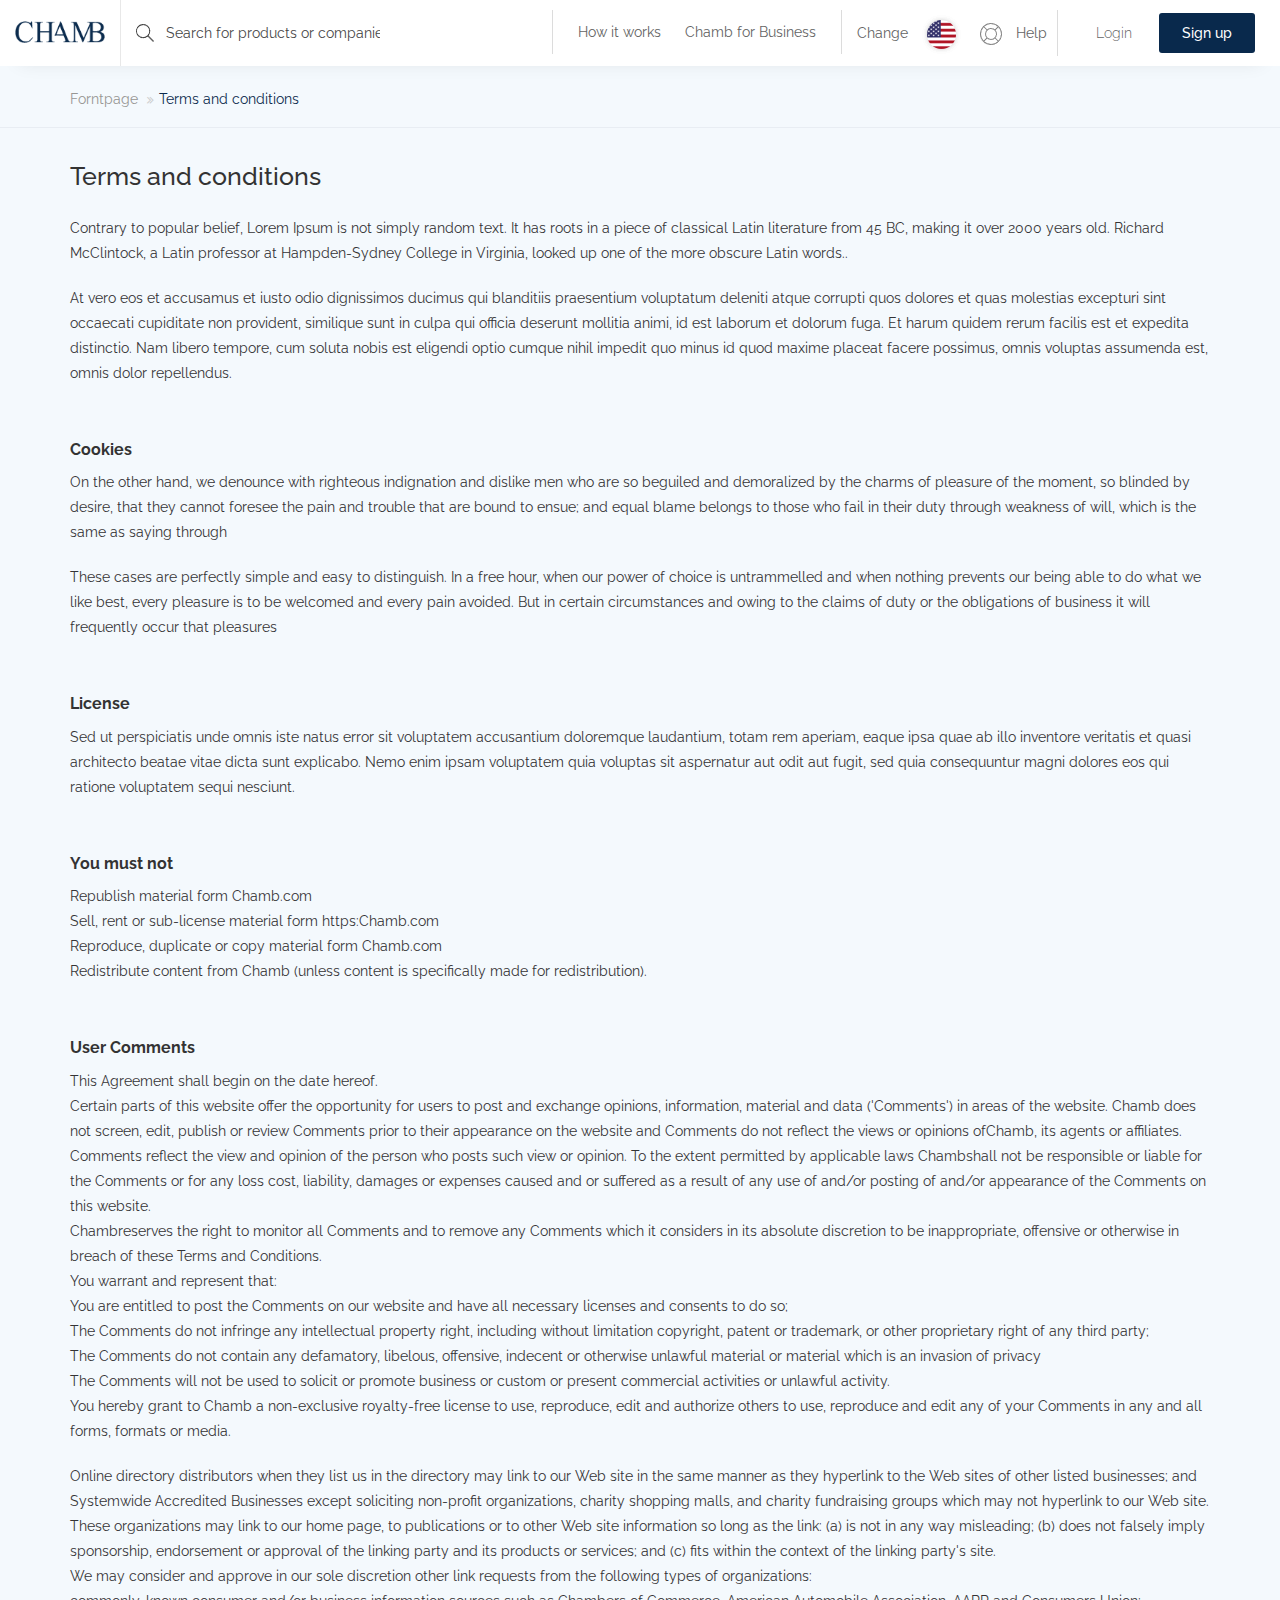
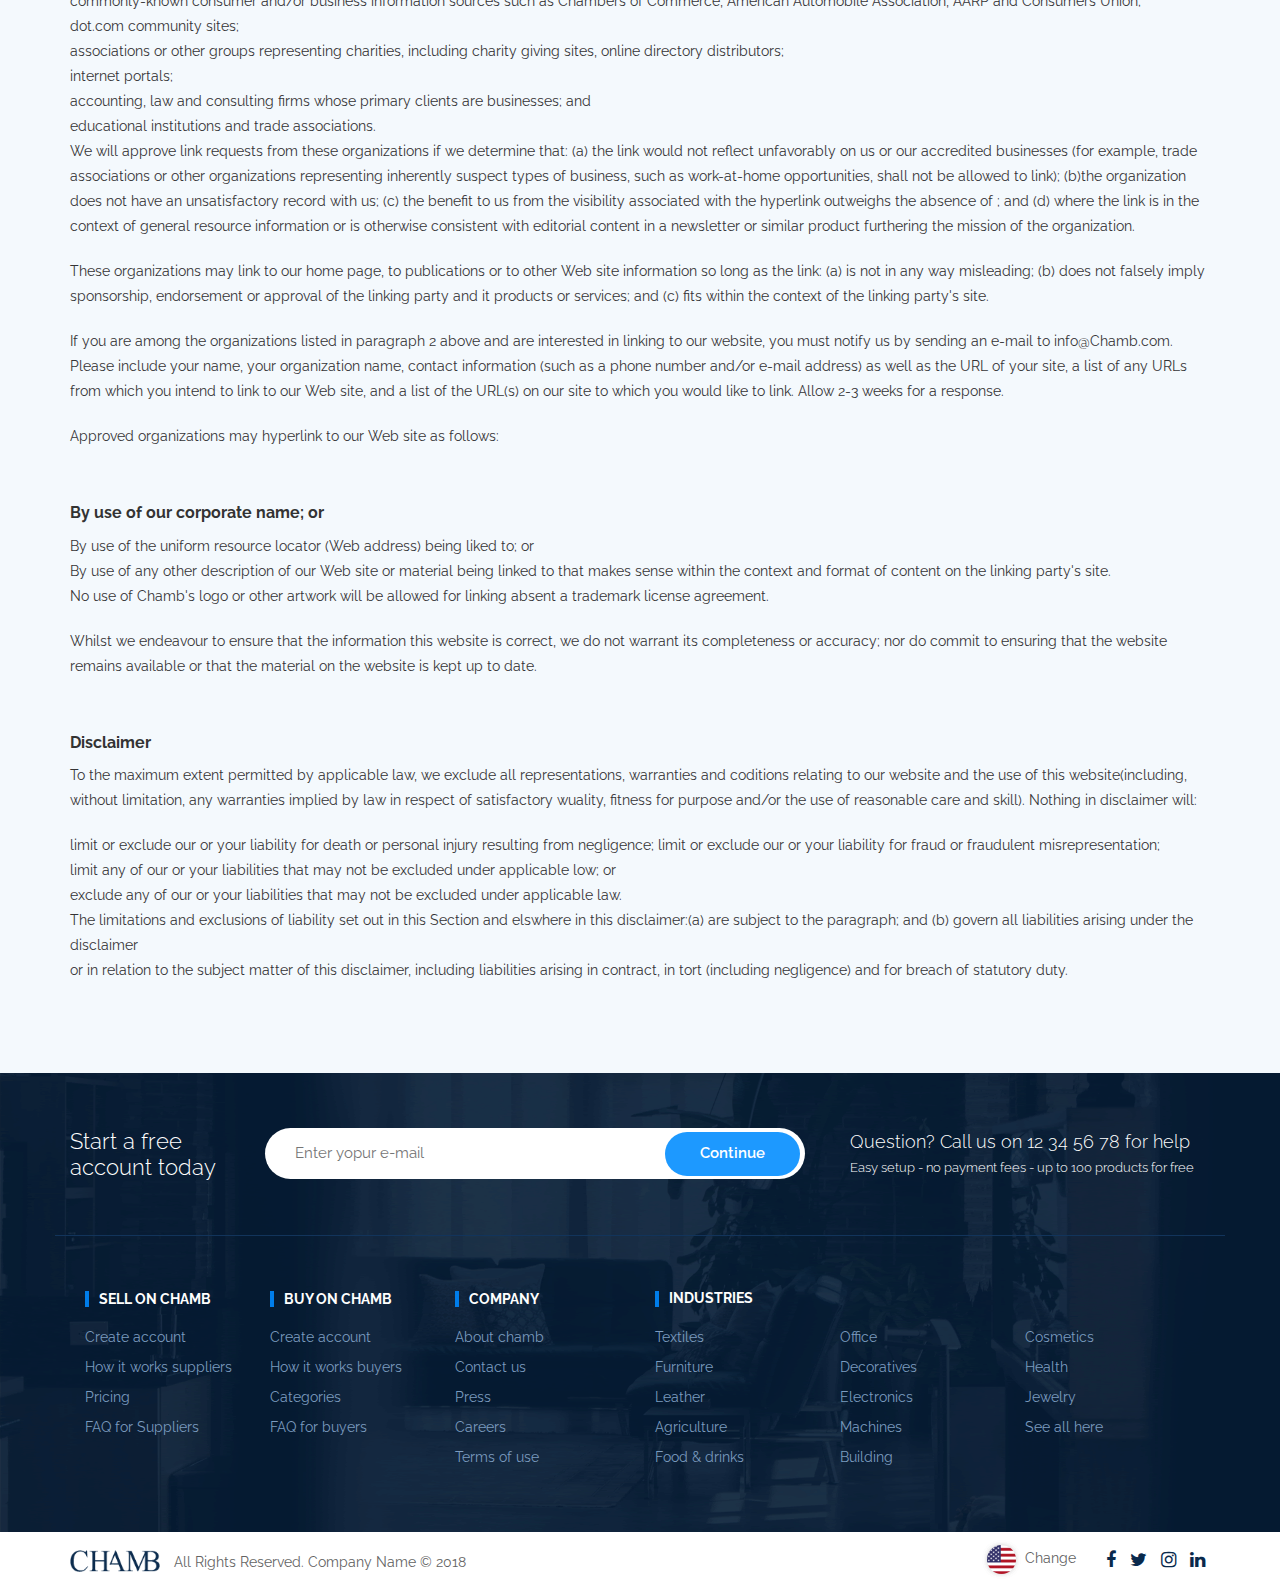
<file: cms.html>
<!DOCTYPE html>
<html lang="en">
   <head>
      <meta charset="UTF-8">
      <title>Chamb - Responsive E-commerce HTML5 Template</title>
      <meta http-equiv="X-UA-Compatible" content="IE=edge">
      <!--enable mobile device-->
      <meta name="viewport" content="width=device-width, initial-scale=1">
      <!--fontawesome css-->
      <link rel="stylesheet" href="css/font-awesome.min.css">
      <!--bootstrap css-->
      <link rel="stylesheet" href="css/bootstrap.min.css">
      <!--animate css-->
      <link rel="stylesheet" href="css/animate-wow.css">
      <!--main css-->
      <link rel="stylesheet" href="css/style.css">
      <link rel="stylesheet" href="css/bootstrap-select.min.css">
      <link rel="stylesheet" href="css/slick.min.css">
      <!--responsive css-->
      <link rel="stylesheet" href="css/responsive.css">
   </head>
   <body>
      <header id="header" class="top-head">
         <!-- Static navbar -->
         <nav class="navbar navbar-default">
            <div class="container-fluid">
               <div class="row">
                  <div class="col-md-4 col-sm-12 left-rs">
                     <div class="navbar-header">
                        <button type="button" id="top-menu" class="navbar-toggle collapsed" data-toggle="collapse" data-target="#navbar" aria-expanded="false"> 
                        <span class="sr-only">Toggle navigation</span> 
                        <span class="icon-bar"></span> 
                        <span class="icon-bar"></span> 
                        <span class="icon-bar"></span> 
                        </button>
                        <a href="index.html" class="navbar-brand"><img src="images/logo.png" alt="" /></a>
                     </div>
                     <form class="navbar-form navbar-left web-sh">
                        <div class="form">
                           <input type="text" class="form-control" placeholder="Search for products or companies">
                        </div>
                     </form>
                  </div>
                  <div class="col-md-8 col-sm-12">
                     <div class="right-nav">
                        <div class="login-sr">
                           <div class="login-signup">
                              <ul>
                                 <li><a href="#">Login</a></li>
                                 <li><a class="custom-b" href="#">Sign up</a></li>
                              </ul>
                           </div>
                        </div>
                        <div class="help-r hidden-xs">
                           <div class="help-box">
                              <ul>
                                 <li> <a data-toggle="modal" data-target="#myModal" href="#"> <span>Change</span> <img src="images/flag.png" alt="" /> </a> </li>
                                 <li> <a href="#"><img class="h-i" src="images/help-icon.png" alt="" /> Help </a> </li>
                              </ul>
                           </div>
                        </div>
                        <div class="nav-b hidden-xs">
                           <div class="nav-box">
                              <ul>
                                 <li><a href="howitworks.html">How it works</a></li>
                                 <li><a href="about-us.html">Chamb for Business</a></li>
                              </ul>
                           </div>
                        </div>
                     </div>
                  </div>
               </div>
            </div>
            <!--/.container-fluid --> 
         </nav>
      </header>
      <!-- Modal -->
      <div class="modal fade lug" id="myModal" role="dialog">
         <div class="modal-dialog">
            <!-- Modal content-->
            <div class="modal-content">
               <div class="modal-header">
                  <button type="button" class="close" data-dismiss="modal">&times;</button>
                  <h4 class="modal-title">Change</h4>
               </div>
               <div class="modal-body">
                  <ul>
                     <li><a href="#"><img src="images/flag-up-1.png" alt="" /> United States</a></li>
                     <li><a href="#"><img src="images/flag-up-2.png" alt="" /> France </a></li>
                  </ul>
               </div>
            </div>
         </div>
      </div>
      <div id="sidebar" class="top-nav">
         <ul id="sidebar-nav" class="sidebar-nav">
            <li><a href="#">Help</a></li>
            <li><a href="#">How it works</a></li>
            <li><a href="#">Chamb for Business</a></li>
         </ul>
      </div>
      <div class="terms-conditions">
         <div class="terms-title">
            <div class="container">
               <div class="row">
                  <ol class="breadcrumb">
                     <li><a href="#">Forntpage </a></li>
                     <li class="active">Terms and conditions</li>
                  </ol>
               </div>
            </div>
         </div>
         <div class="container">
            <div class="row">
               <div class="col-md-12">
                  <div class="terms-box">
                     <h2>Terms and conditions</h2>
                     <p>Contrary to popular belief, Lorem Ipsum is not simply random text. It has roots in a piece of classical Latin literature from 45 BC, 
                        making it over 2000 years old. Richard McClintock, a Latin professor at Hampden-Sydney College in Virginia, looked up one of the more obscure Latin words..
                     </p>
                     <p>At vero eos et accusamus et iusto odio dignissimos ducimus qui blanditiis praesentium voluptatum deleniti atque corrupti quos dolores et quas molestias 
                        excepturi sint occaecati cupiditate non provident, similique sunt in culpa qui officia deserunt mollitia animi, id est laborum et dolorum fuga. Et harum
                        quidem rerum facilis est et expedita distinctio. Nam libero tempore, cum soluta nobis est eligendi optio cumque nihil impedit quo minus id quod maxime 
                        placeat facere possimus, omnis voluptas assumenda est, omnis dolor repellendus.
                     </p>
                  </div>
               </div>
               <div class="col-md-12">
                  <div class="terms-box">
                     <h3>Cookies</h3>
                     <p>On the other hand, we denounce with righteous indignation and dislike men who are so beguiled and demoralized by the charms of pleasure of the moment, 
                        so blinded by desire, that they cannot foresee the pain and trouble that are bound to ensue; and equal blame belongs to those who fail in their duty 
                        through weakness of will, which is the same as saying through
                     </p>
                     <p>These cases are perfectly simple and easy to distinguish. In a free hour, when our power of choice is untrammelled and when nothing prevents our being 
                        able to do what we like best, every pleasure is to be welcomed and every pain avoided. But in certain circumstances and owing to the claims of duty or 
                        the obligations of business it will frequently occur that pleasures
                     </p>
                  </div>
               </div>
               <div class="col-md-12">
                  <div class="terms-box">
                     <h3>License</h3>
                     <p>Sed ut perspiciatis unde omnis iste natus error sit voluptatem accusantium doloremque laudantium, totam rem aperiam, eaque ipsa quae ab illo inventore 
                        veritatis et quasi architecto beatae vitae dicta sunt explicabo. Nemo enim ipsam voluptatem quia voluptas sit aspernatur aut odit aut fugit, sed quia 
                        consequuntur magni dolores eos qui ratione voluptatem sequi nesciunt.
                     </p>
                  </div>
               </div>
               <div class="col-md-12">
                  <div class="terms-box">
                     <h3>You must not</h3>
                     <p>Republish material form Chamb.com<br>
                        Sell, rent or sub-license material form https:Chamb.com<br>
                        Reproduce, duplicate or copy material form Chamb.com<br>
                        Redistribute content from Chamb (unless content is specifically made for redistribution).
                     </p>
                  </div>
               </div>
               <div class="col-md-12">
                  <div class="terms-box">
                     <h3>User Comments</h3>
                     <p>This Agreement shall begin on the date hereof. <br>
                        Certain parts of this website offer the opportunity for users to post and exchange opinions, information, material and data ('Comments') in areas of the website. Chamb does not screen, edit, publish or review Comments prior to their appearance on the website and Comments do not reflect the views or opinions ofChamb, its agents or affiliates. Comments reflect the view and opinion of the person who posts such view or opinion. To the extent permitted by applicable laws Chambshall not be responsible or liable for the Comments or for any loss cost, liability, damages or expenses caused and or suffered as a result of any use of and/or posting of and/or appearance of the Comments on this website.<br>
                        Chambreserves the right to monitor all Comments and to remove any Comments which it considers in its absolute discretion to be inappropriate, offensive or otherwise in breach of these Terms and Conditions.<br>
                        You warrant and represent that: <br>
                        You are entitled to post the Comments on our website and have all necessary licenses and consents to do so; <br>
                        The Comments do not infringe any intellectual property right, including without limitation copyright, patent or trademark, or other proprietary right of any third party; <br>
                        The Comments do not contain any defamatory, libelous, offensive, indecent or otherwise unlawful material or material which is an invasion of privacy<br>
                        The Comments will not be used to solicit or promote business or custom or present commercial activities or unlawful activity. <br>
                        You hereby grant to Chamb a non-exclusive royalty-free license to use, reproduce, edit and authorize others to use, reproduce and edit any of your Comments in any and all forms, formats or media.
                     </p>
                     <p>Online directory distributors when they list us in the directory may link to our Web site in the same manner as they hyperlink to the Web sites of other listed businesses;
                        and <br>Systemwide Accredited Businesses except soliciting non-profit organizations, charity shopping malls, and charity fundraising groups which may not hyperlink to our Web site. <br> These organizations may link to our home page, to publications or to other Web site information so long as the link: (a) is not in any way misleading;
                        (b) does not falsely imply sponsorship, endorsement or approval of the linking party and its products or services; and (c) fits within the context of the linking party's site.<br> We may consider and approve in our sole discretion other link requests from the following types of organizations:<br> commonly-known consumer and/or business information sources such as Chambers of Commerce, American Automobile Association, AARP and Consumers Union;<br>
                        dot.com community sites;<br>
                        associations or other groups representing charities, including charity giving sites, online directory distributors;<br>
                        internet portals;<br>
                        accounting, law and consulting firms whose primary clients are businesses; and<br>
                        educational institutions and trade associations.<br> We will approve link requests from these organizations if we determine that: (a) the link would not reflect unfavorably on us or our accredited businesses (for example, trade associations or other organizations representing inherently suspect types of business, such as work-at-home opportunities, shall not be allowed to link); (b)the organization does not have an unsatisfactory record with us; (c) the benefit to us from the visibility associated with the hyperlink outweighs the absence of ; and (d) where the link is in the context of general resource information or is otherwise consistent with editorial content in a newsletter or similar product furthering the mission of the organization.
                     </p>
                     <p>These organizations may link to our home page, to publications or to other Web site information so long as the link: (a) is not in any way misleading; (b) does not falsely imply sponsorship, endorsement or approval of the linking party and it products or services; and (c) fits within the context of the linking party's site.</p>
                     <p>If you are among the organizations listed in paragraph 2 above and are interested in linking to our website, you must notify us by sending an e-mail to info@Chamb.com. Please include your name, your organization name, contact information (such as a phone number and/or e-mail address) as well as the URL of your site, a list of any URLs from which you intend to link to our Web site, and a list of the URL(s) on our site to which you would like to link. Allow 2-3 weeks for a response.</p>
                     <p>Approved organizations may hyperlink to our Web site as follows:</p>
                  </div>
               </div>
               <div class="col-md-12">
                  <div class="terms-box">
                     <h3>By use of our corporate name; or</h3>
                     <p>By use of the uniform resource locator (Web address) being liked to; or<br>
                        By use of any other description of our Web site or material being linked to that makes sense within the context and format of content on the linking party's site.<br>
                        No use of Chamb's logo or other artwork will be allowed for linking absent a trademark license agreement.
                     </p>
                     <p>Whilst we endeavour to ensure that the information this website is correct, we do not warrant its completeness or accuracy; nor do commit to ensuring that the website remains available or 
                        that the material on the website is kept up to date.
                     </p>
                  </div>
               </div>
               <div class="col-md-12">
                  <div class="terms-box">
                     <h3>Disclaimer</h3>
                     <p>To the maximum extent permitted by applicable law, we exclude all representations, warranties and coditions relating to our website and the use of this website(including, without limitation, any
                        warranties implied by law in respect of satisfactory wuality, fitness for purpose and/or the use of reasonable care and skill). Nothing in disclaimer will:
                     </p>
                     <p>limit or exclude our or your liability for death or personal injury resulting from negligence;
                        limit or exclude our or your liability for fraud or fraudulent misrepresentation;<br>
                        limit any  of our or your liabilities that may not be excluded under applicable low; or<br>
                        exclude any of our or your liabilities that may not be excluded under applicable law.<br>
                        The limitations and exclusions of liability set out in this Section and elswhere in this disclaimer:(a) are subject to the paragraph; and (b) govern all liabilities arising under the disclaimer<br>
                        or in relation to the subject matter of this disclaimer, including liabilities arising in contract, in tort (including negligence) and for breach of statutory duty.
                     </p>
                  </div>
               </div>
            </div>
         </div>
      </div>
      <footer>
         <div class="main-footer">
            <div class="container">
               <div class="row">
                  <div class="footer-top clearfix">
                     <div class="col-md-2 col-sm-6">
                        <h2>Start a free
                           account today
                        </h2>
                     </div>
                     <div class="col-md-6 col-sm-6">
                        <div class="form-box">
                           <input type="text" placeholder="Enter yopur e-mail" />
                           <button>Continue</button>
                        </div>
                     </div>
                     <div class="col-md-4 col-sm-12">
                        <div class="help-box-f">
                           <h4>Question? Call us on 12 34 56 78 for help</h4>
                           <p>Easy setup - no payment fees - up to 100 products for free</p>
                        </div>
                     </div>
                  </div>
                  <div class="footer-link-box clearfix">
                     <div class="col-md-6 col-sm-6">
                        <div class="left-f-box">
                           <div class="col-sm-4">
                              <h2>SELL ON chamb</h2>
                              <ul>
                                 <li><a href="#">Create account</a></li>
                                 <li><a href="howitworks.html">How it works suppliers</a></li>
                                 <li><a href="pricing.html">Pricing</a></li>
                                 <li><a href="#">FAQ for Suppliers</a></li>
                              </ul>
                           </div>
                           <div class="col-sm-4">
                              <h2>BUY ON chamb</h2>
                              <ul>
                                 <li><a href="#">Create account</a></li>
                                 <li><a href="#">How it works buyers</a></li>
                                 <li><a href="#">Categories</a></li>
                                 <li><a href="#">FAQ for buyers</a></li>
                              </ul>
                           </div>
                           <div class="col-sm-4">
                              <h2>COMPANY</h2>
                              <ul>
                                 <li><a href="about-us.html">About chamb</a></li>
                                 <li><a href="#">Contact us</a></li>
                                 <li><a href="#">Press</a></li>
                                 <li><a href="#">Careers</a></li>
                                 <li><a href="#">Terms of use</a></li>
                              </ul>
                           </div>
                        </div>
                     </div>
                     <div class="col-md-6 col-sm-6">
                        <div class="right-f-box">
                           <h2>INDUSTRIES</h2>
                           <ul class="col-sm-4">
                              <li><a href="#">Textiles</a></li>
                              <li><a href="#">Furniture</a></li>
                              <li><a href="#">Leather</a></li>
                              <li><a href="#">Agriculture</a></li>
                              <li><a href="#">Food & drinks</a></li>
                           </ul>
                           <ul class="col-sm-4">
                              <li><a href="#">Office</a></li>
                              <li><a href="#">Decoratives</a></li>
                              <li><a href="#">Electronics</a></li>
                              <li><a href="#">Machines</a></li>
                              <li><a href="#">Building</a></li>
                           </ul>
                           <ul class="col-sm-4">
                              <li><a href="#">Cosmetics</a></li>
                              <li><a href="#">Health</a></li>
                              <li><a href="#">Jewelry</a></li>
                              <li><a href="#">See all here</a></li>
                           </ul>
                        </div>
                     </div>
                  </div>
               </div>
            </div>
         </div>
         <div class="copyright">
            <div class="container">
               <div class="row">
                  <div class="col-md-8">
                     <p><img width="90" src="images/logo.png" alt="#" style="margin-top: -5px;" /> All Rights Reserved. Company Name © 2018</p>
                  </div>
                  <div class="col-md-4">
                     <ul class="list-inline socials">
                        <li>
                           <a href="">
                           <i class="fa fa-facebook" aria-hidden="true"></i>
                           </a>
                        </li>
                        <li>
                           <a href="">
                           <i class="fa fa-twitter" aria-hidden="true"></i>
                           </a>
                        </li>
                        <li>
                           <a href="">
                           <i class="fa fa-instagram" aria-hidden="true"></i>
                           </a>
                        </li>
                        <li>
                           <a href="#">
                           <i class="fa fa-linkedin" aria-hidden="true"></i>
                           </a>
                        </li>
                     </ul>
                     <ul class="right-flag">
                        <li><a href="#"><img src="images/flag.png" alt="" /> <span>Change</span></a></li>
                     </ul>
                  </div>
               </div>
            </div>
         </div>
      </footer>
      <!--main js--> 
      <script src="js/jquery-1.12.4.min.js"></script> 
      <!--bootstrap js--> 
      <script src="js/bootstrap.min.js"></script> 
      <script src="js/bootstrap-select.min.js"></script>
      <script src="js/slick.min.js"></script> 
      <script src="js/wow.min.js"></script>
      <!--custom js--> 
      <script src="js/custom.js"></script>
   </body>
</html>
</file>
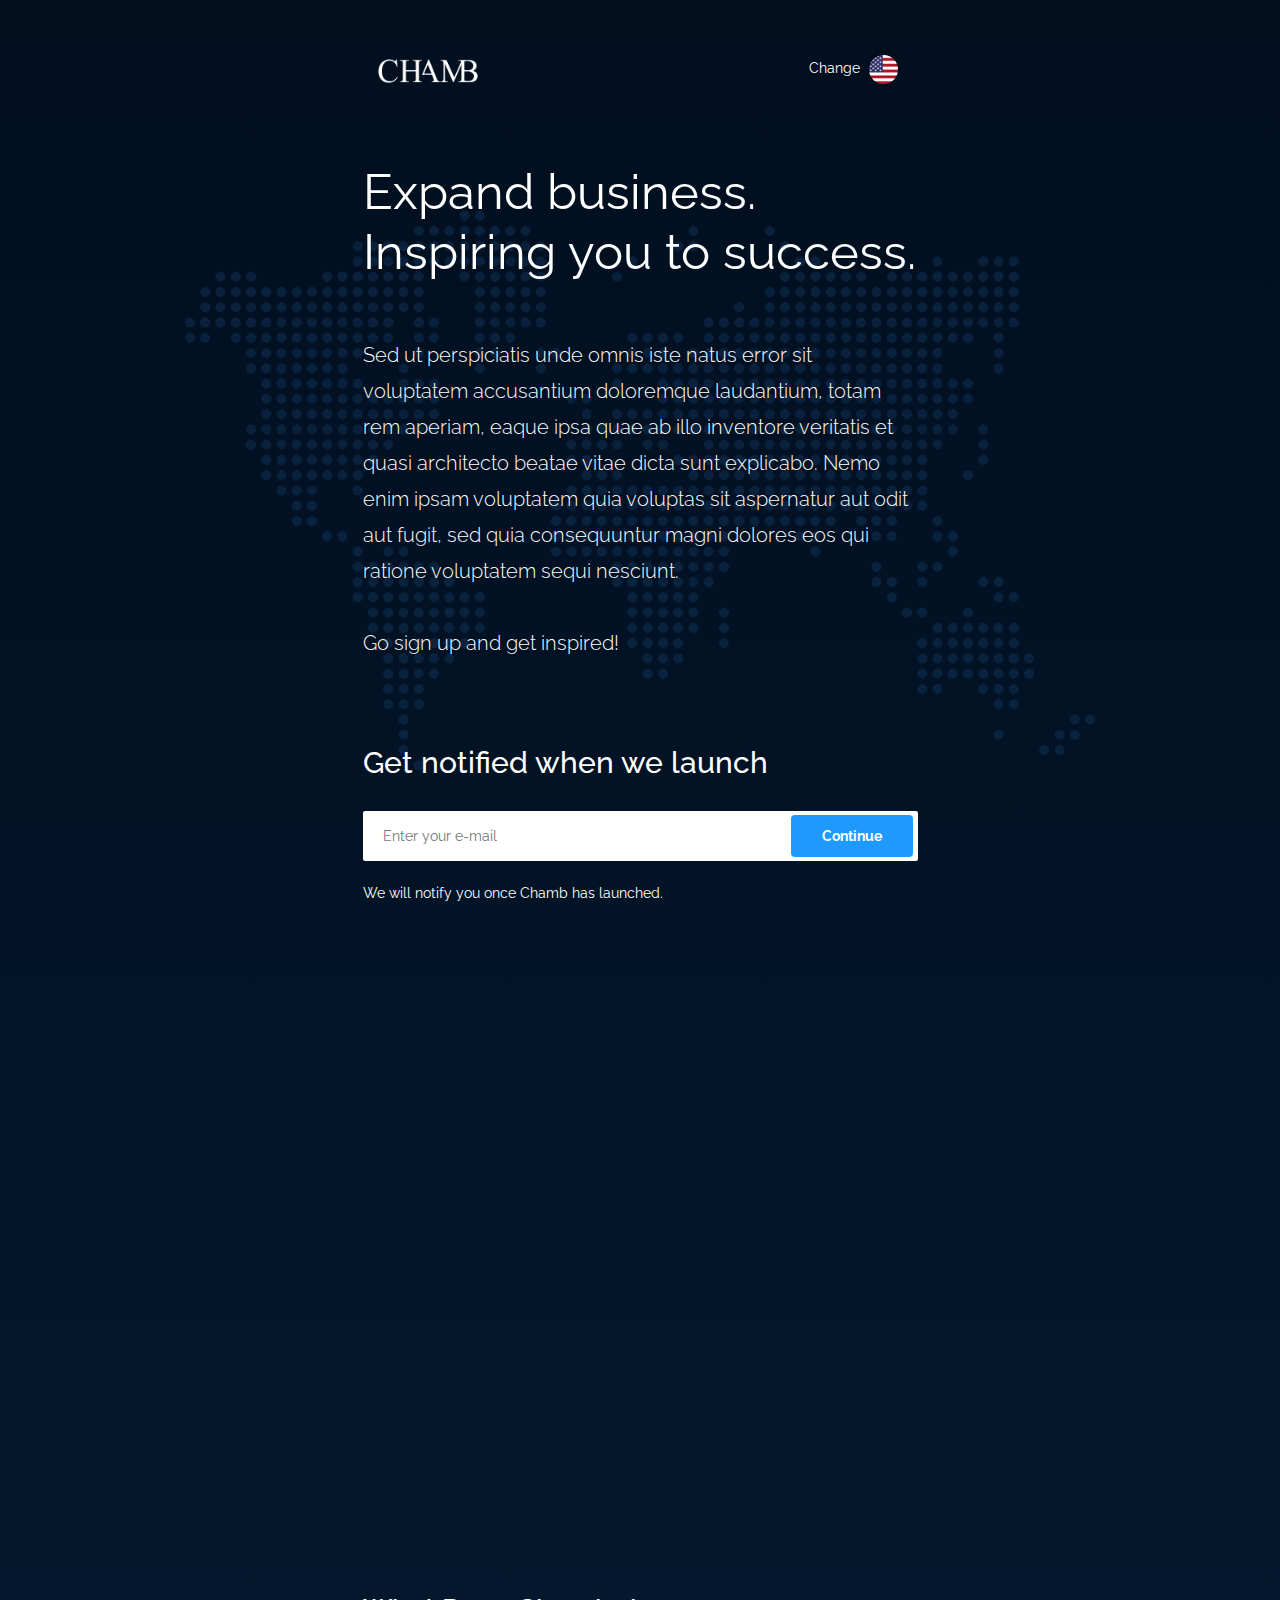
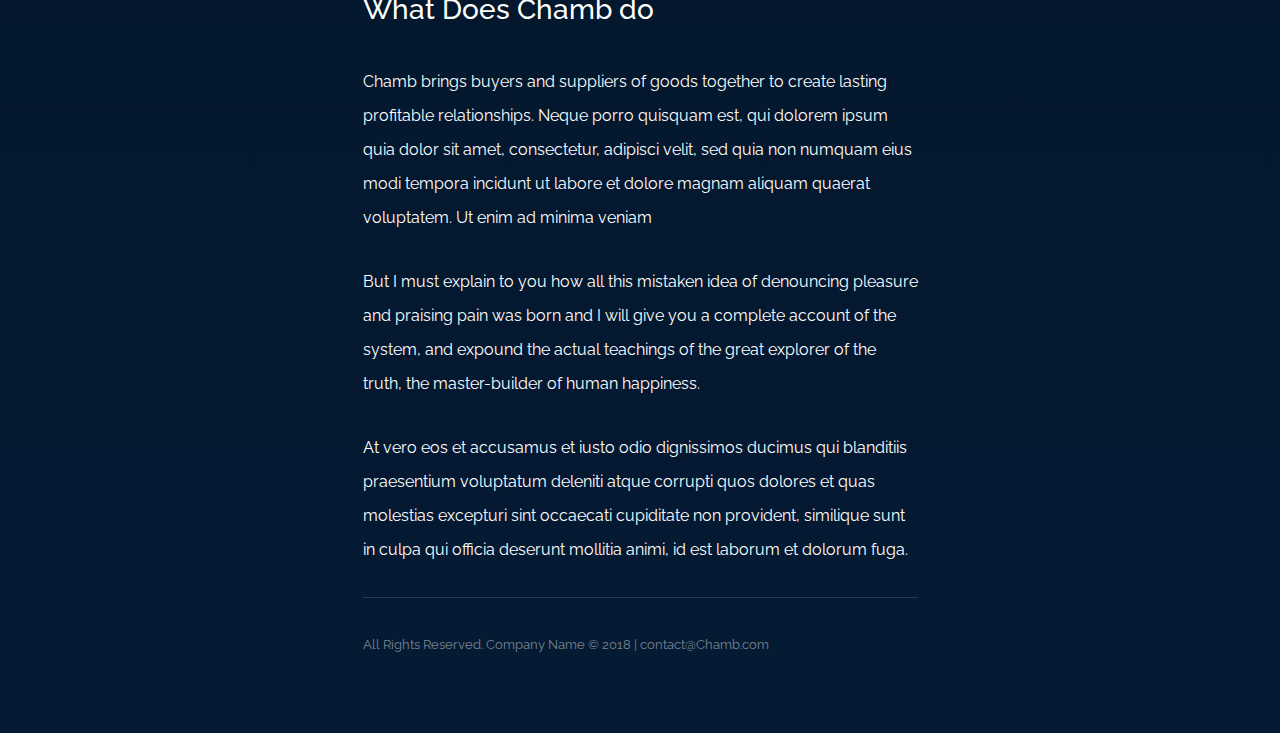
<file: cooming-soon.html>
<!DOCTYPE html>
<html lang="en">
   <head>
      <meta charset="UTF-8">
      <title>Chamb - Responsive E-commerce HTML5 Template</title>
      <meta http-equiv="X-UA-Compatible" content="IE=edge">
      <!--enable mobile device-->
      <meta name="viewport" content="width=device-width, initial-scale=1">
      <!--fontawesome css-->
      <link rel="stylesheet" href="css/font-awesome.min.css">
      <!--bootstrap css-->
      <link rel="stylesheet" href="css/bootstrap.min.css">
      <!--animate css-->
      <link rel="stylesheet" href="css/animate-wow.css">
      <!--main css-->
      <link rel="stylesheet" href="css/style.css">
      <link rel="stylesheet" href="css/bootstrap-select.min.css">
      <link rel="stylesheet" href="css/slick.min.css">
      <!--responsive css-->
      <link rel="stylesheet" href="css/responsive.css">
   </head>
   <body>
      <div class="cooming-soon-box">
         <div class="soon-gradient">
            <div class="map"></div>
            <div class="container">
               <div class="row">
                  <div class="col-lg-6 col-lg-offset-3">
                     <div class="top-soon clearfix">
                        <div class="col-md-6 col-sm-6 col-xs-6">
                           <div class="cooming-logo">
                              <a href="#"><img width="100px" src="images/logo_w.png" alt="" /></a>
                           </div>
                        </div>
                        <div class="col-md-6 col-sm-6 col-xs-6">
                           <ul class="right-flag">
                              <li><a data-toggle="modal" data-target="#myModal" href="#"><span>Change</span> <img src="images/flag.png" alt="" /></a></li>
                           </ul>
                        </div>
                     </div>
                     <div class="expand">
                        <h2>Expand business. Inspiring you to success.</h2>
                        <p class="lead">Sed ut perspiciatis unde omnis iste natus error sit voluptatem accusantium doloremque laudantium, totam rem aperiam, 
                           eaque ipsa quae ab illo inventore veritatis et quasi architecto beatae vitae dicta sunt explicabo. Nemo enim ipsam voluptatem quia voluptas 
                           sit aspernatur aut odit aut fugit, sed quia consequuntur magni dolores eos qui ratione voluptatem sequi nesciunt.<br><br>Go sign up and get inspired!
                        </p>
                     </div>
                     <div class="get-box">
                        <h4>Get notified when we launch</h4>
                        <form class="get-form">
                           <input type="email" placeholder="Enter your e-mail" />
                           <button class="btn btn-primary">Continue</button>
                        </form>
                        <p>We will notify you once Chamb has launched.</p>
                     </div>
                  </div>
                  <div class="col-md-12">
                     <div class="cooming-pc-box wow fadeIn">
                        <img src="images/cooming-pc.png" alt="" />
                     </div>
                  </div>
                  <div class="col-lg-6 col-lg-offset-3">
                     <div class="soon-does-box">
                        <h2>What Does Chamb do</h2>
                        <p>Chamb brings buyers and suppliers of goods together to create lasting profitable relationships. Neque porro quisquam est, qui 
                           dolorem ipsum quia dolor sit amet, consectetur, adipisci velit, sed quia non numquam eius modi tempora incidunt ut labore et dolore 
                           magnam aliquam quaerat voluptatem. Ut enim ad minima veniam
                        </p>
                        <p>But I must explain to you how all this mistaken idea of denouncing pleasure and praising pain was born and I will give you a complete 
                           account of the system, and expound the actual teachings of the great explorer of the truth, the master-builder of human happiness.
                        </p>
                        <p>At vero eos et accusamus et iusto odio dignissimos ducimus qui blanditiis praesentium voluptatum deleniti atque corrupti quos dolores
                           et quas molestias excepturi sint occaecati cupiditate non provident, similique sunt in culpa qui officia deserunt mollitia animi, id 
                           est laborum et dolorum fuga.
                        </p>
                     </div>
                     <div class="bot-box">
                        <p>All Rights Reserved. Company Name © 2018 | contact@Chamb.com</p>

                     </div>
                  </div>
               </div>
            </div>
         </div>
      </div>
      <!-- Modal -->
      <div class="modal fade lug" id="myModal" role="dialog">
         <div class="modal-dialog">
            <!-- Modal content-->
            <div class="modal-content">
               <div class="modal-header">
                  <button type="button" class="close" data-dismiss="modal">&times;</button>
                  <h4 class="modal-title">Change</h4>
               </div>
               <div class="modal-body">
                  <ul>
                     <li><a href="#"><img src="images/flag-up-1.png" alt="" /> United States</a></li>
                     <li><a href="#"><img src="images/flag-up-2.png" alt="" /> France </a></li>
                  </ul>
               </div>
            </div>
         </div>
      </div>
      <!--main js--> 
      <script src="js/jquery-1.12.4.min.js"></script> 
      <!--bootstrap js--> 
      <script src="js/bootstrap.min.js"></script> 
      <script src="js/bootstrap-select.min.js"></script>
      <script src="js/slick.min.js"></script>
      <script src="js/wow.min.js"></script> 
      <!--custom js--> 
      <script src="js/custom.js"></script>
   </body>
</html>
</file>
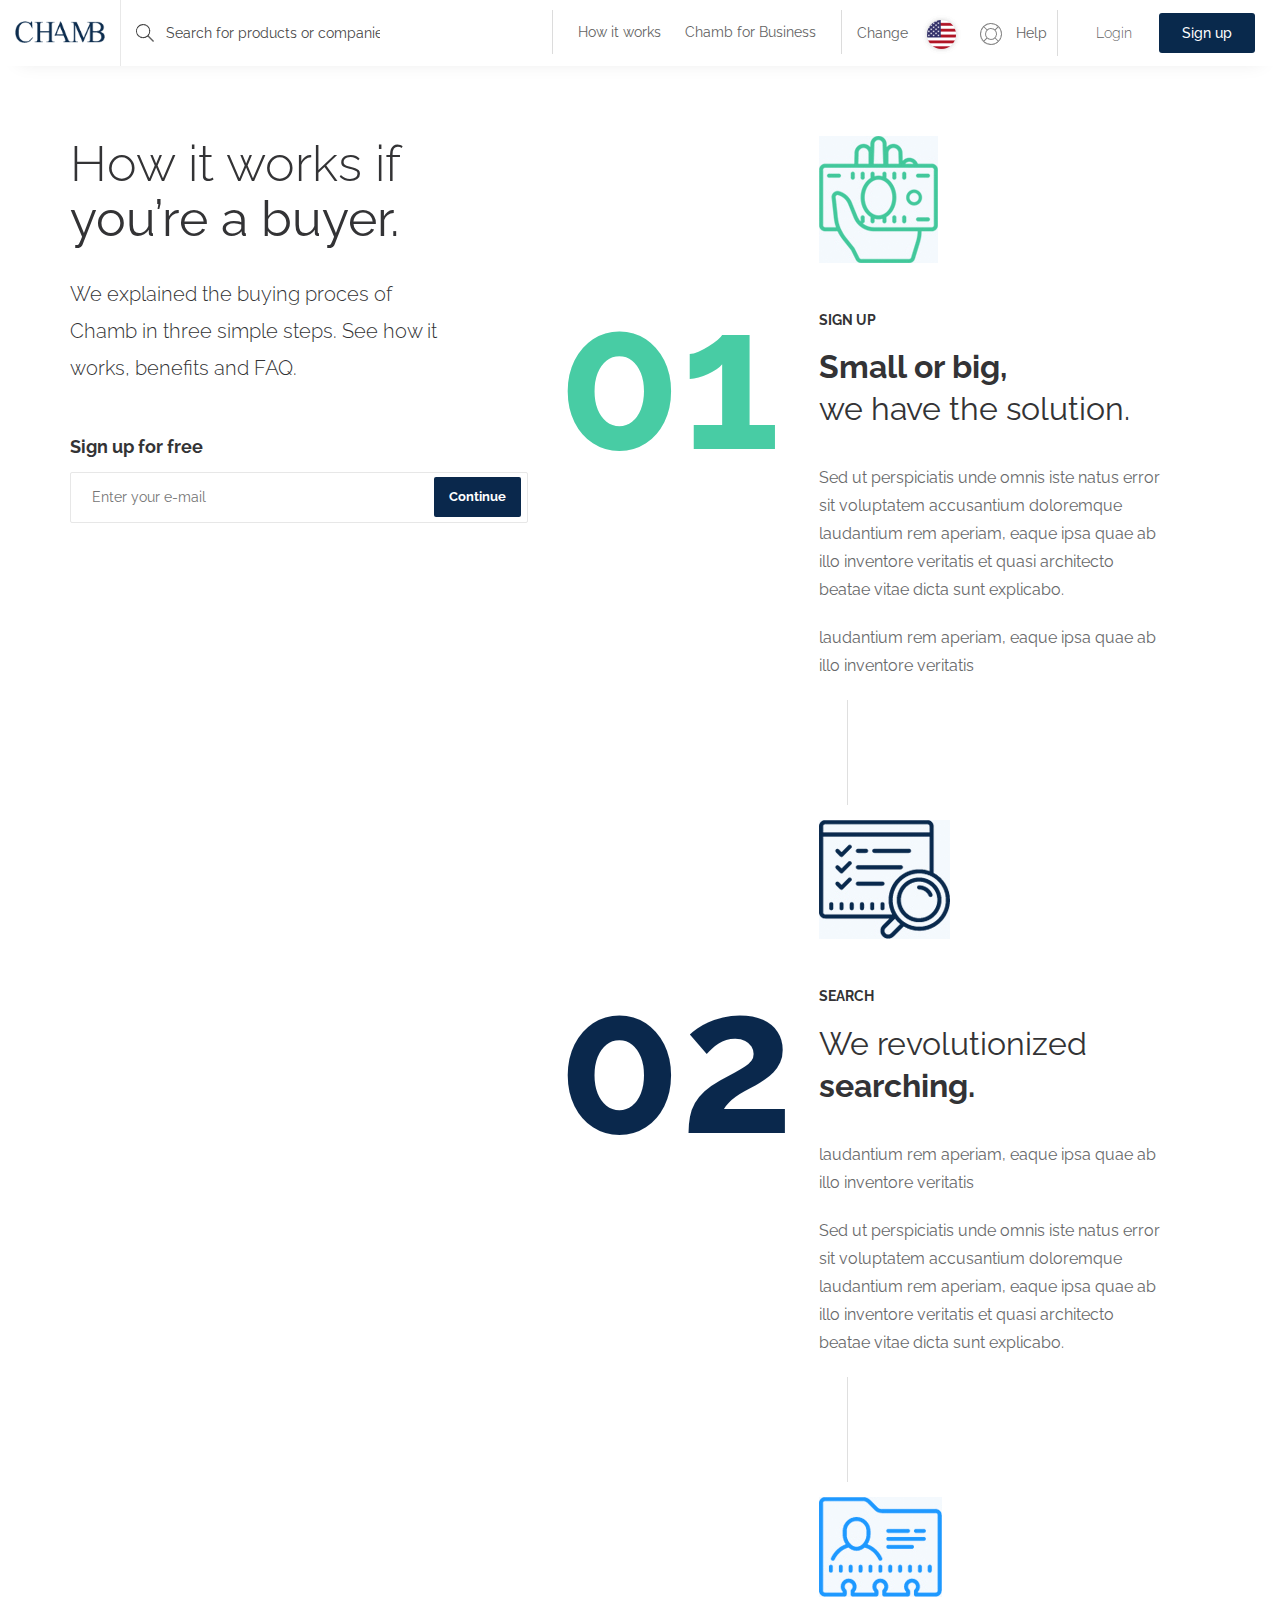
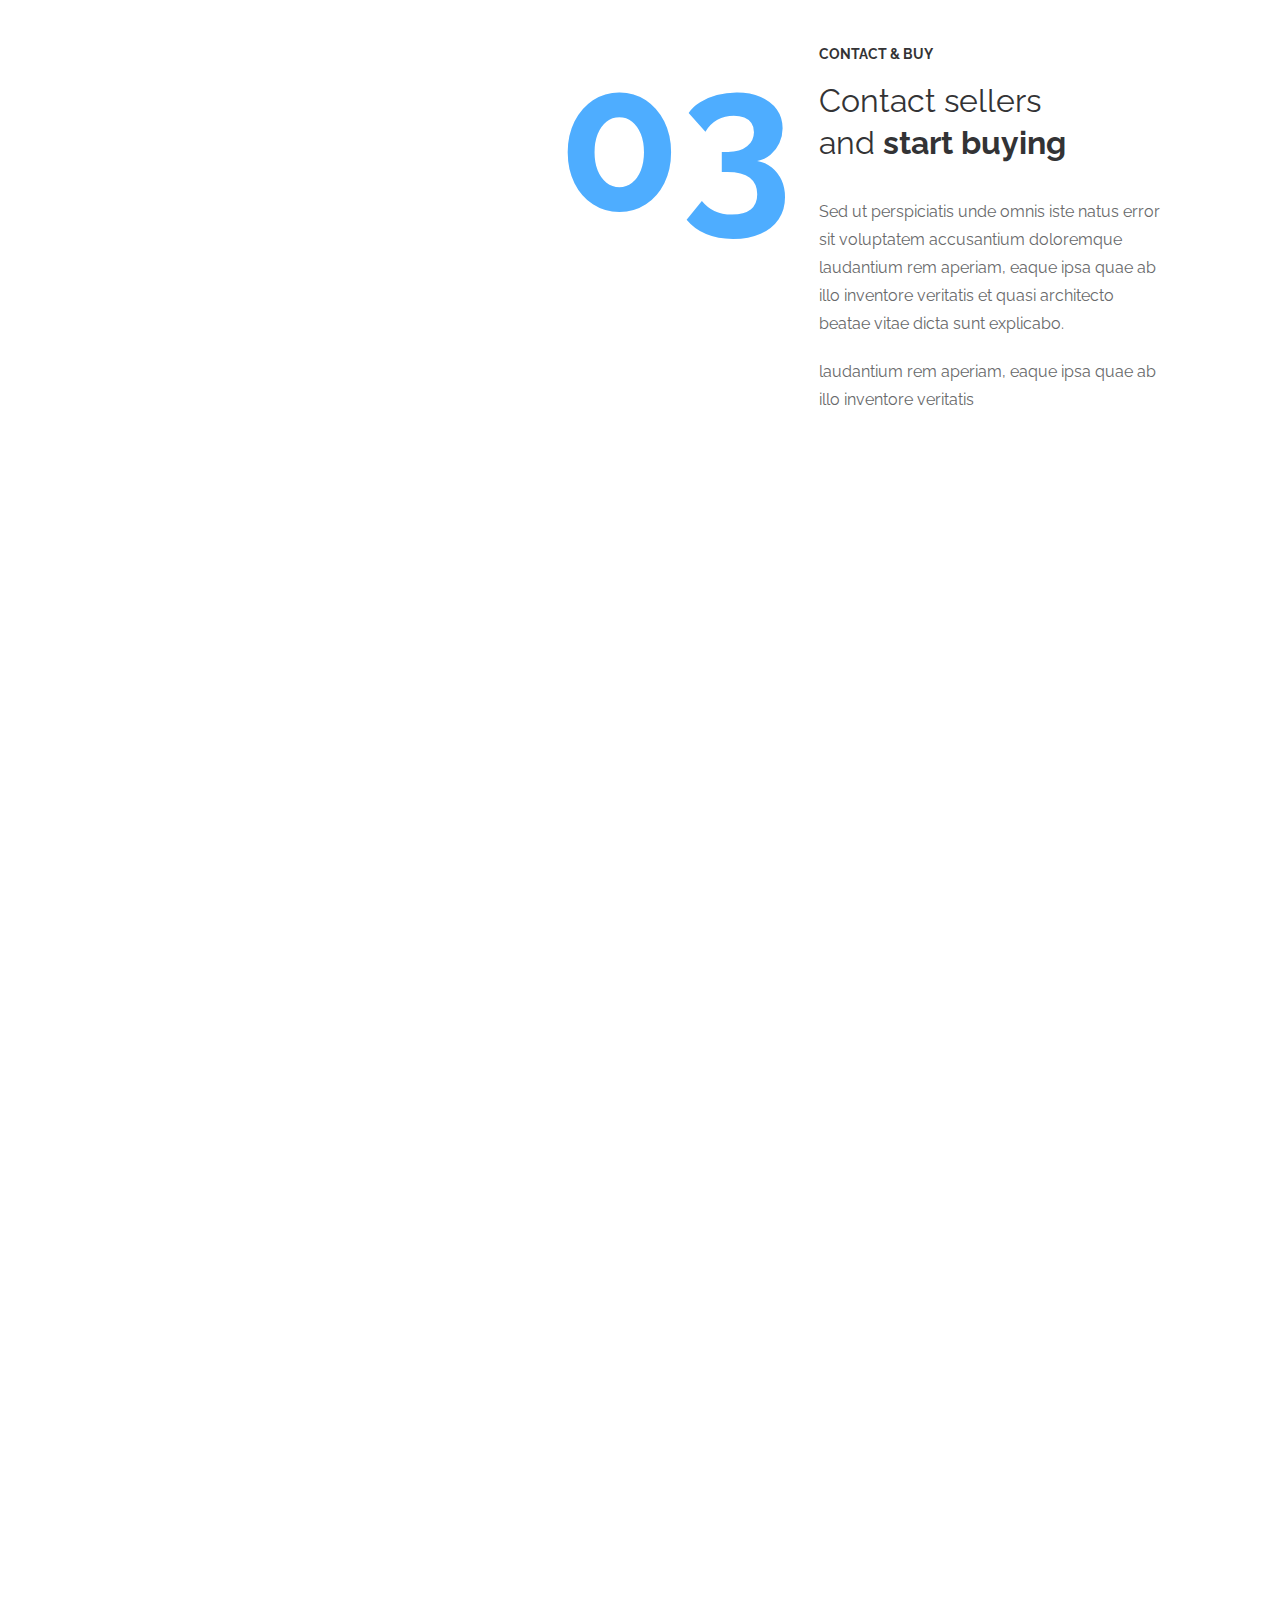
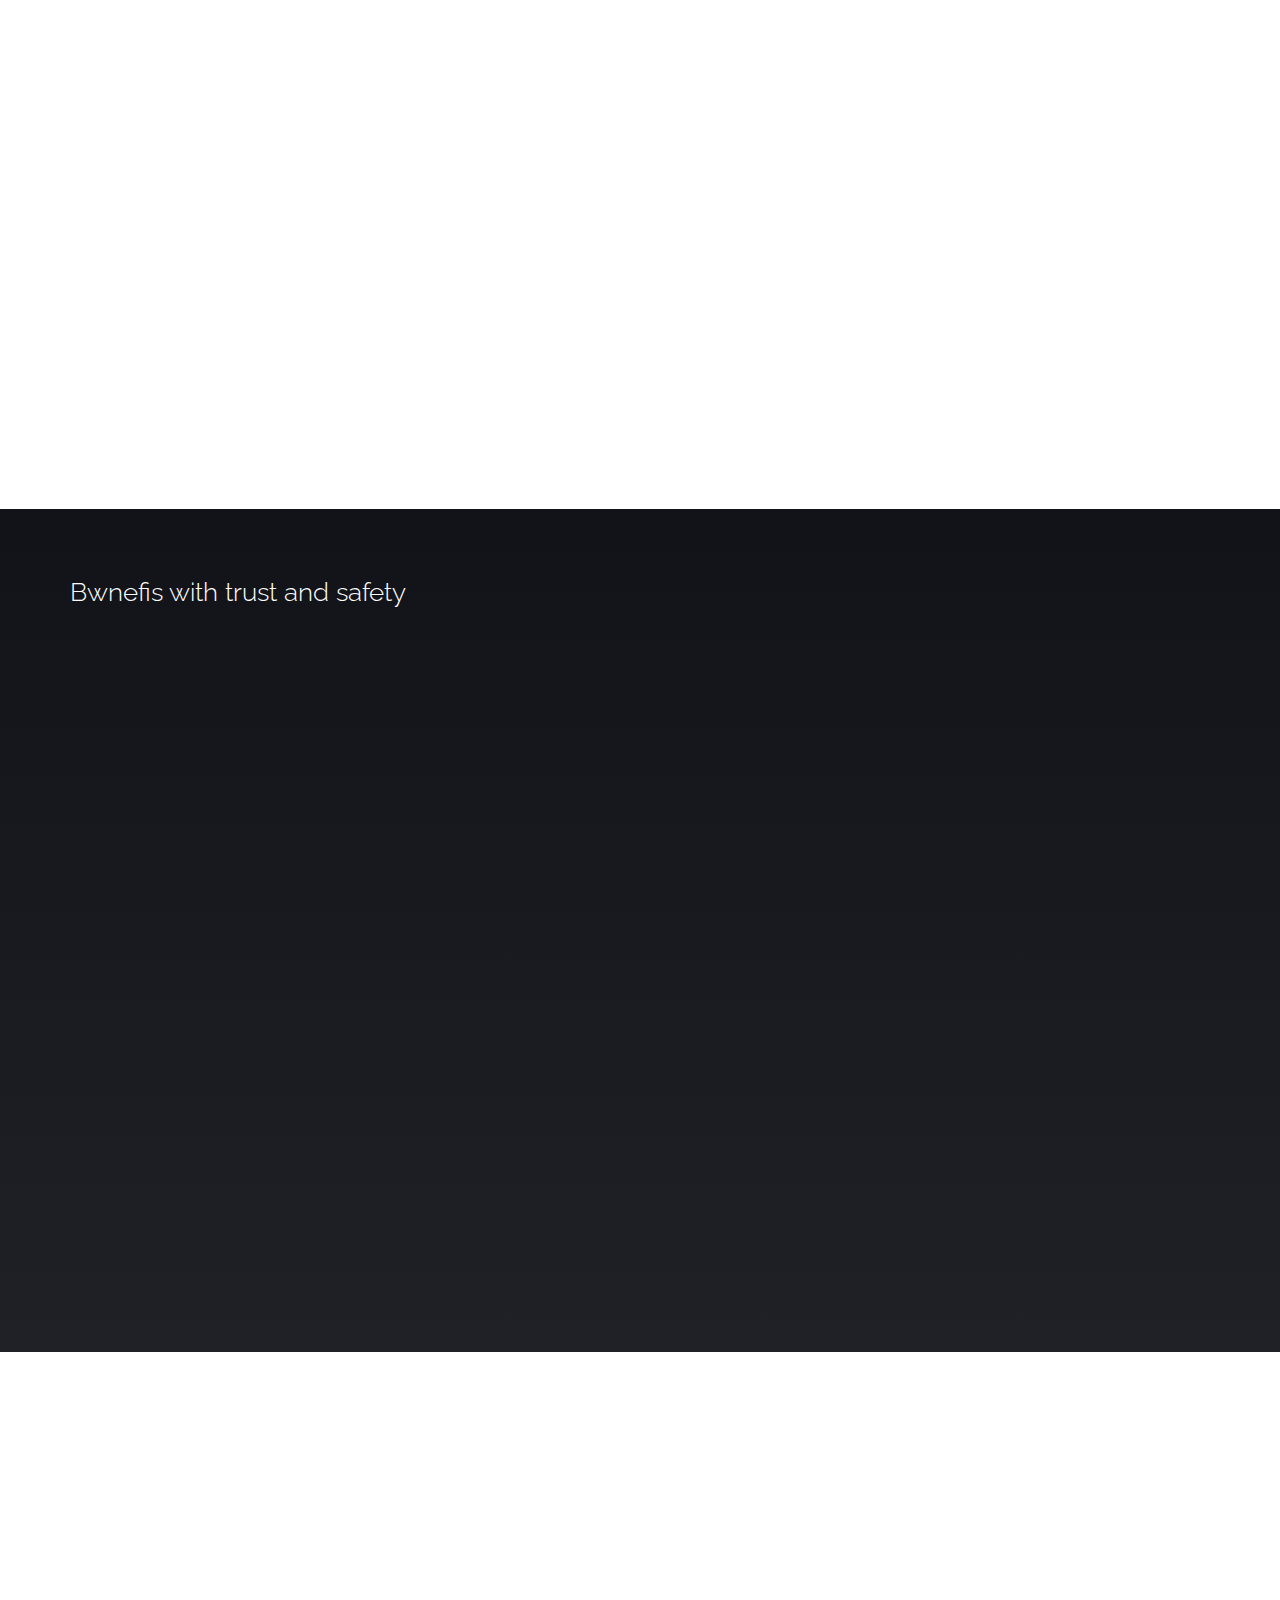
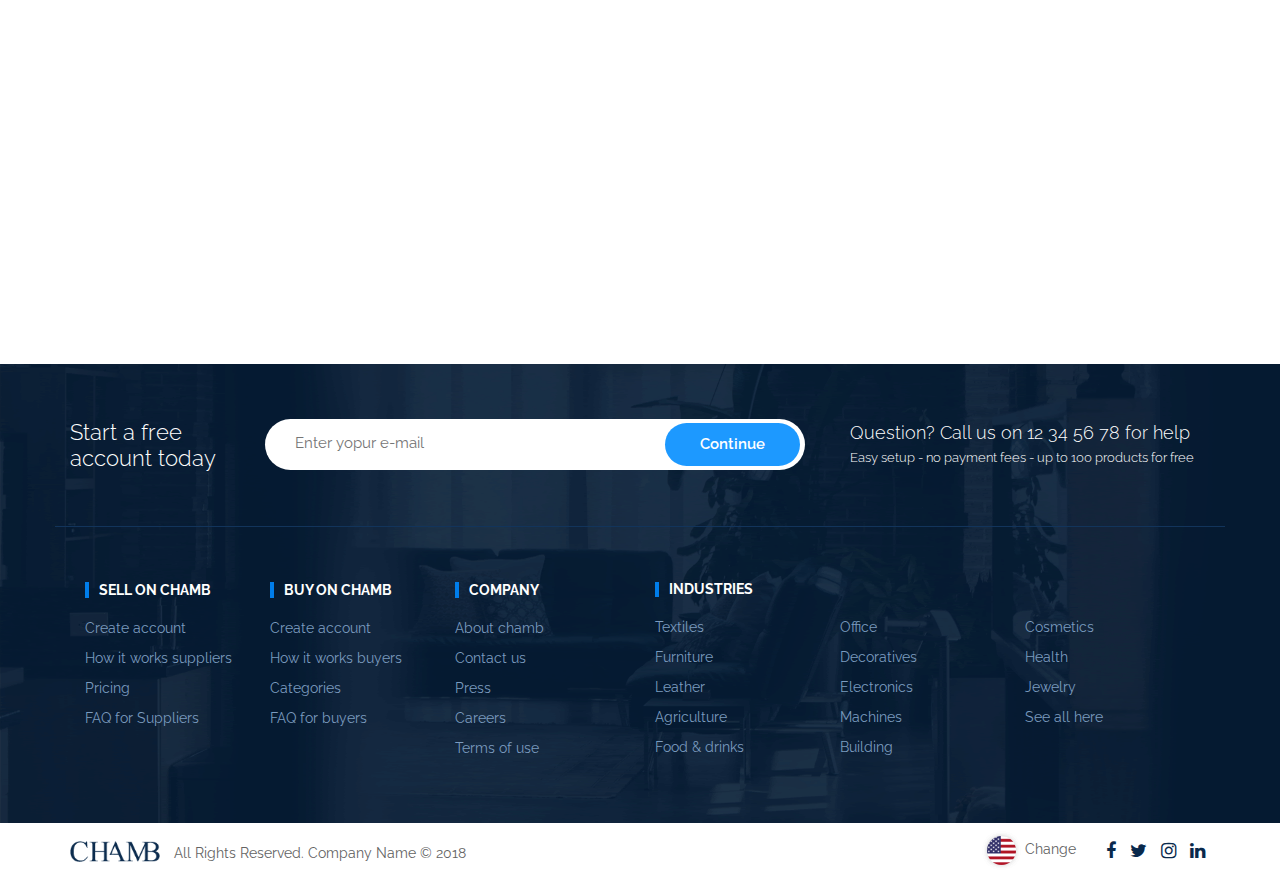
<file: howitworks.html>
<!DOCTYPE html>
<html lang="en">
   <head>
      <meta charset="UTF-8">
      <title>Chamb - Responsive E-commerce HTML5 Template</title>
      <meta http-equiv="X-UA-Compatible" content="IE=edge">
      <!--enable mobile device-->
      <meta name="viewport" content="width=device-width, initial-scale=1">
      <!--fontawesome css-->
      <link rel="stylesheet" href="css/font-awesome.min.css">
      <!--bootstrap css-->
      <link rel="stylesheet" href="css/bootstrap.min.css">
      <!--animate css-->
      <link rel="stylesheet" href="css/animate-wow.css">
      <!--main css-->
      <link rel="stylesheet" href="css/style.css">
      <link rel="stylesheet" href="css/bootstrap-select.min.css">
      <link rel="stylesheet" href="css/slick.min.css">
      <!--responsive css-->
      <link rel="stylesheet" href="css/responsive.css">
   </head>
   <body>
      <header id="header" class="top-head">
         <!-- Static navbar -->
         <nav class="navbar navbar-default">
            <div class="container-fluid">
               <div class="row">
                  <div class="col-md-4 col-sm-12 left-rs">
                     <div class="navbar-header">
                        <button type="button" id="top-menu" class="navbar-toggle collapsed" data-toggle="collapse" data-target="#navbar" aria-expanded="false"> 
                        <span class="sr-only">Toggle navigation</span> 
                        <span class="icon-bar"></span> 
                        <span class="icon-bar"></span> 
                        <span class="icon-bar"></span> 
                        </button>
                        <a href="index.html" class="navbar-brand"><img src="images/logo.png" alt="" /></a>
                     </div>
                     <form class="navbar-form navbar-left web-sh">
                        <div class="form">
                           <input type="text" class="form-control" placeholder="Search for products or companies">
                        </div>
                     </form>
                  </div>
                  <div class="col-md-8 col-sm-12">
                     <div class="right-nav">
                        <div class="login-sr">
                           <div class="login-signup">
                              <ul>
                                 <li><a href="#">Login</a></li>
                                 <li><a class="custom-b" href="#">Sign up</a></li>
                              </ul>
                           </div>
                        </div>
                        <div class="help-r hidden-xs">
                           <div class="help-box">
                              <ul>
                                 <li> <a data-toggle="modal" data-target="#myModal" href="#"> <span>Change</span> <img src="images/flag.png" alt="" /> </a> </li>
                                 <li> <a href="#"><img class="h-i" src="images/help-icon.png" alt="" /> Help </a> </li>
                              </ul>
                           </div>
                        </div>
                        <div class="nav-b hidden-xs">
                           <div class="nav-box">
                              <ul>
                                 <li><a href="howitworks.html">How it works</a></li>
                                 <li><a href="about-us.html">Chamb for Business</a></li>
                              </ul>
                           </div>
                        </div>
                     </div>
                  </div>
               </div>
            </div>
            <!--/.container-fluid --> 
         </nav>
      </header>
      <!-- Modal -->
      <div class="modal fade lug" id="myModal" role="dialog">
         <div class="modal-dialog">
            <!-- Modal content-->
            <div class="modal-content">
               <div class="modal-header">
                  <button type="button" class="close" data-dismiss="modal">&times;</button>
                  <h4 class="modal-title">Change</h4>
               </div>
               <div class="modal-body">
                  <ul>
                     <li><a href="#"><img src="images/flag-up-1.png" alt="" /> United States</a></li>
                     <li><a href="#"><img src="images/flag-up-2.png" alt="" /> France </a></li>
                  </ul>
               </div>
            </div>
         </div>
      </div>
      <div id="sidebar" class="top-nav">
         <ul id="sidebar-nav" class="sidebar-nav">
            <li><a href="#">Help</a></li>
            <li><a href="#">How it works</a></li>
            <li><a href="#">Chamb for Business</a></li>
         </ul>
      </div>
      <div class="section-how-it-works">
         <div class="container">
            <div class="row">
               <div class="col-md-5 col-sm-6 col-xs-12">
                  <div class="left-works-box wow fadeIn" data-wow-delay="0.2s">
                     <h2>How it works if <br><span>you’re a buyer.</span></h2>
                     <p>We explained the buying proces of Chamb in
                        three simple steps. See how it works,
                        benefits and FAQ.
                     </p>
                     <div class="form-email-box">
                        <h3>Sign up for free</h3>
                        <form class="box-email">
                           <input type="email" placeholder="Enter your e-mail" />
                           <button>Continue</button>
                        </form>
                     </div>
                  </div>
               </div>
               <div class="col-md-7 col-sm-6 col-xs-12">
                  <div class="right-works-box">
                     <div class="small-box wow fadeIn" data-wow-delay="0.2s">
                        <div class="how-text-left">01</div>
                        <div class="how-dit-right">
                           <div class="dit-img">
                              <img class="img-responsive" src="images/works-icon-01.png" alt="" />
                           </div>
                           <h3>Sign up</h3>
                           <h2><span>Small or big,</span><br> we have the solution.</h2>
                           <p>Sed ut perspiciatis unde omnis iste natus error sit 
                              voluptatem accusantium doloremque laudantium rem aperiam, 
                              eaque ipsa quae ab illo inventore veritatis et quasi 
                              architecto beatae vitae dicta sunt explicabo.
                           </p>
                           <p>laudantium rem aperiam, eaque ipsa quae ab illo 
                              inventore veritatis
                           </p>
                           <div class="line"></div>
                        </div>
                     </div>
                     <div class="searching-box wow fadeIn" data-wow-delay="0.4s">
                        <div class="how-text-left">02</div>
                        <div class="how-dit-right">
                           <div class="dit-img">
                              <img class="img-responsive" src="images/works-icon-02.png" alt="" />
                           </div>
                           <h3>Search</h3>
                           <h2>We revolutionized <br> <span>searching.</span></h2>
                           <p>laudantium rem aperiam, eaque ipsa quae ab illo 
                              inventore veritatis
                           </p>
                           <p>Sed ut perspiciatis unde omnis iste natus error sit 
                              voluptatem accusantium doloremque laudantium rem aperiam, 
                              eaque ipsa quae ab illo inventore veritatis et quasi 
                              architecto beatae vitae dicta sunt explicabo.
                           </p>
                           <div class="line"></div>
                        </div>
                     </div>
                     <div class="sellers-box wow fadeIn" data-wow-delay="0.6s">
                        <div class="how-text-left">03</div>
                        <div class="how-dit-right">
                           <div class="dit-img">
                              <img class="img-responsive" src="images/works-icon-03.png" alt="" />
                           </div>
                           <h3>Contact & buy</h3>
                           <h2>Contact sellers <br>and <span>start buying</span></h2>
                           <p>Sed ut perspiciatis unde omnis iste natus error sit 
                              voluptatem accusantium doloremque laudantium rem aperiam, 
                              eaque ipsa quae ab illo inventore veritatis et quasi 
                              architecto beatae vitae dicta sunt explicabo.
                           </p>
                           <p>laudantium rem aperiam, eaque ipsa quae ab illo 
                              inventore veritatis
                           </p>
                        </div>
                     </div>
                  </div>
               </div>
            </div>
         </div>
      </div>
      <div class="works-systems">
         <div class="container">
            <div class="row">
               <div class="col-md-5 col-sm-6 col-xs-12">
                  <div class="sys-box-left-a wow fadeIn" data-wow-delay="0.2s">
                     <h2>Streamlined<br>
                        Communication Systems.
                     </h2>
                     <p>laudantium rem aperiam, eaque ipsa quae ab illo 
                        inventore veritatis
                     </p>
                     <p>Sed ut perspiciatis unde omnis iste natus error sit 
                        voluptatem accusantium doloremque laudantium rem aperiam, 
                        eaque ipsa quae ab illo inventore veritatis et quasi 
                        architecto beatae vitae dicta sunt explicabo.
                     </p>
                  </div>
               </div>
               <div class="col-md-7 col-sm-6 col-xs-12">
                  <div class="sys-box-right-a wow fadeIn" data-wow-delay="0.4s">
                     <img class="img-responsive" src="images/creat_pro.png" alt="" />
                  </div>
               </div>
            </div>
            <div class="row">
               <div class="col-md-6 col-sm-6 col-xs-12">
                  <div class="sys-box-left-b wow fadeIn" data-wow-delay="0.2s">
                     <img src="images/how-is-works-img-02.jpg" alt="" />
                  </div>
               </div>
               <div class="col-md-6 col-sm-6 col-xs-12">
                  <div class="sys-box-right-b wow fadeIn" data-wow-delay="0.4s">
                     <h2>Powerful search tools <br>
                        for finding products.
                     </h2>
                     <p>Sed ut perspiciatis unde omnis iste natus error sit 
                        voluptatem accusantium doloremque laudantium rem aperiam, 
                        eaque ipsa quae ab illo inventore veritatis et quasi 
                        architecto beatae vitae dicta sunt explicabo.
                     </p>
                     <p>laudantium rem aperiam, eaque ipsa quae ab illo 
                        inventore veritatis
                     </p>
                  </div>
               </div>
            </div>
            <div class="row">
               <div class="col-md-5 col-sm-6 col-xs-12">
                  <div class="sys-box-left-c wow fadeIn" data-wow-delay="0.2s">
                     <h2>Find Exciting and Exotic
                        Products.
                     </h2>
                     <p>Sed ut perspiciatis unde omnis iste natus error sit 
                        voluptatem accusantium doloremque laudantium rem aperiam, 
                        eaque ipsa quae ab illo inventore veritatis et quasi 
                        architecto beatae vitae dicta sunt explicabo.
                     </p>
                     <p>laudantium rem aperiam, eaque ipsa quae ab illo 
                        inventore veritatis
                     </p>
                  </div>
               </div>
               <div class="col-md-7 col-sm-6 col-xs-12">
                  <div class="sys-box-right-c wow fadeIn" data-wow-delay="0.4s">
                     <img src="images/how-is-works-img-03.png" alt="" />
                  </div>
               </div>
            </div>
         </div>
      </div>
      <div class="section-safety">
         <div class="container">
            <div class="row">
               <div class="col-md-12">
                  <h2>Bwnefis with trust and safety</h2>
               </div>
               <div class="col-md-4 col-sm-6 col-xs-12 wow fadeIn" data-wow-delay="0.2s">
                  <div class="benenfit-box">
                     <div class="icon-b">
                        <img src="images/icon-b1.png" alt="" />
                     </div>
                     <h3>Branden Minisite</h3>
                     <p>On the other hand, we denounce with righteous indignation and dislike men who are so beguiled and demoralized by the charms 
                        of pleasure of the moment, so blinded by desire, that they cannot foresee the pain and trouble that are bound.
                     </p>
                  </div>
               </div>
               <div class="col-md-4 col-sm-6 col-xs-12 wow fadeIn" data-wow-delay="0.4s">
                  <div class="benenfit-box">
                     <div class="icon-b">
                        <img src="images/icon-b2.png" alt="" />
                     </div>
                     <h3>Vetted Sellers</h3>
                     <p>On the other hand, we denounce with righteous indignation and dislike men who are so beguiled and demoralized by the charms 
                        of pleasure of the moment, so blinded by desire, that they cannot foresee the pain and trouble that are bound.
                     </p>
                  </div>
               </div>
               <div class="col-md-4 col-sm-6 col-xs-12 wow fadeIn" data-wow-delay="0.6s">
                  <div class="benenfit-box">
                     <div class="icon-b">
                        <img src="images/icon-b3.png" alt="" />
                     </div>
                     <h3>Verified with 3. part</h3>
                     <p>On the other hand, we denounce with righteous indignation and dislike men who are so beguiled and demoralized by the charms 
                        of pleasure of the moment, so blinded by desire, that they cannot foresee the pain and trouble that are bound.
                     </p>
                  </div>
               </div>
               <div class="col-md-4 col-sm-6 col-xs-12 wow fadeIn" data-wow-delay="0.2s">
                  <div class="benenfit-box">
                     <div class="icon-b">
                        <img src="images/icon-b4.png" alt="" />
                     </div>
                     <h3>Data Protection</h3>
                     <p>On the other hand, we denounce with righteous indignation and dislike men who are so beguiled and demoralized by the charms 
                        of pleasure of the moment, so blinded by desire, that they cannot foresee the pain and trouble that are bound.
                     </p>
                  </div>
               </div>
               <div class="col-md-4 col-sm-6 col-xs-12 wow fadeIn" data-wow-delay="0.4s">
                  <div class="benenfit-box">
                     <div class="icon-b">
                        <img src="images/icon-b5.png" alt="" />
                     </div>
                     <h3>Support</h3>
                     <p>On the other hand, we denounce with righteous indignation and dislike men who are so beguiled and demoralized by the charms 
                        of pleasure of the moment, so blinded by desire, that they cannot foresee the pain and trouble that are bound.
                     </p>
                  </div>
               </div>
               <div class="col-md-4 col-sm-6 col-xs-12 wow fadeIn" data-wow-delay="0.2s">
                  <div class="benenfit-box">
                     <div class="icon-b">
                        <img src="images/icon-b1.png" alt="" />
                     </div>
                     <h3>Branden Minisite</h3>
                     <p>On the other hand, we denounce with righteous indignation and dislike men who are so beguiled and demoralized by the charms 
                        of pleasure of the moment, so blinded by desire, that they cannot foresee the pain and trouble that are bound.
                     </p>
                  </div>
               </div>
            </div>
         </div>
      </div>
      <div class="faq-box wow fadeIn" data-wow-delay="0.0s">
         <div class="container">
            <div class="row">
               <div class="faq-main-box">
                  <h2>Questions and answers</h2>
                  <div class="col-md-6 col-sm-6 col-xs-12">
                     <div class="panel-group" id="accordion" role="tablist" aria-multiselectable="true">
                        <div class="panel panel-default">
                           <div class="panel-heading" role="tab" id="heading-faq-1">
                              <h4 class="panel-title">
                                 <a class="collapsed" data-toggle="collapse" data-parent="#accordion" href="#faq-a" aria-expanded="true" aria-controls="faq-a">
                                 What acn I do with Chamb Free?
                                 </a>
                              </h4>
                           </div>
                           <div id="faq-a" class="panel-collapse collapse" role="tabpanel" aria-labelledby="heading-faq-1">
                              <div class="panel-body">Vivamus in arcu urna. Vivamus nibh leo, viverra vitae facilisis id, auctor in nulla. Aliquam eu nunc vitae turpis maximus posuere sed auctor mi. Cras sit amet quam malesuada dui vestibulum lobortis a at orci.</div>
                           </div>
                        </div>
                        <div class="panel panel-default">
                           <div class="panel-heading" role="tab" id="heading-faq-2">
                              <h4 class="panel-title">
                                 <a class="collapsed" data-toggle="collapse" data-parent="#accordion" href="#faq-b" aria-expanded="false" aria-controls="faq-b">
                                 How do I upgrade?
                                 </a>
                              </h4>
                           </div>
                           <div id="faq-b" class="panel-collapse collapse" role="tabpanel" aria-labelledby="heading-faq-2">
                              <div class="panel-body">Vivamus in arcu urna. Vivamus nibh leo, viverra vitae facilisis id, auctor in nulla. Aliquam eu nunc vitae turpis maximus posuere sed auctor mi. Cras sit amet quam malesuada dui vestibulum lobortis a at orci.</div>
                           </div>
                        </div>
                        <div class="panel panel-default">
                           <div class="panel-heading" role="tab" id="heading-faq-3">
                              <h4 class="panel-title">
                                 <a class="collapsed" data-toggle="collapse" data-parent="#accordion" href="#faq-c" aria-expanded="false" aria-controls="faq-c">
                                 When will I be charged?
                                 </a>
                              </h4>
                           </div>
                           <div id="faq-c" class="panel-collapse collapse" role="tabpanel" aria-labelledby="heading-faq-3">
                              <div class="panel-body">Vivamus in arcu urna. Vivamus nibh leo, viverra vitae facilisis id, auctor in nulla. Aliquam eu nunc vitae turpis maximus posuere sed auctor mi. Cras sit amet quam malesuada dui vestibulum lobortis a at orci.</div>
                           </div>
                        </div>
                        <div class="panel panel-default">
                           <div class="panel-heading" role="tab" id="heading-faq-4">
                              <h4 class="panel-title">
                                 <a class="collapsed" data-toggle="collapse" data-parent="#accordion" href="#faq-d" aria-expanded="false" aria-controls="faq-d">
                                 How can i cancel my plan?
                                 </a>
                              </h4>
                           </div>
                           <div id="faq-d" class="panel-collapse collapse" role="tabpanel" aria-labelledby="heading-faq-4">
                              <div class="panel-body">Vivamus in arcu urna. Vivamus nibh leo, viverra vitae facilisis id, auctor in nulla. Aliquam eu nunc vitae turpis maximus posuere sed auctor mi. Cras sit amet quam malesuada dui vestibulum lobortis a at orci. </div>
                           </div>
                        </div>
                     </div>
                  </div>
                  <div class="col-md-6 col-sm-6 col-xs-12">
                     <div class="panel-group" id="accordion-a" role="tablist" aria-multiselectable="true">
                        <div class="panel panel-default">
                           <div class="panel-heading" role="tab" id="heading-faq-right-1">
                              <h4 class="panel-title">
                                 <a class="collapsed" data-toggle="collapse" data-parent="#accordion-a" href="#faq-right-a" aria-expanded="true" aria-controls="faq-right-a">
                                 Can I get help to create my account?
                                 </a>
                              </h4>
                           </div>
                           <div id="faq-right-a" class="panel-collapse collapse" role="tabpanel" aria-labelledby="heading-faq-right-1">
                              <div class="panel-body">You can look at all the products being sold on Chamb and be able to contact all sellers. </div>
                           </div>
                        </div>
                        <div class="panel panel-default">
                           <div class="panel-heading" role="tab" id="heading-faq-right-2">
                              <h4 class="panel-title">
                                 <a class="collapsed" data-toggle="collapse" data-parent="#accordion-a" href="#faq-right-b" aria-expanded="false" aria-controls="faq-right-b">
                                 What if i only want to try Chamb?
                                 </a>
                              </h4>
                           </div>
                           <div id="faq-right-b" class="panel-collapse collapse" role="tabpanel" aria-labelledby="heading-faq-right-2">
                              <div class="panel-body">Just go into your account options, click on the my subscriptions tab, click on the upgrade my subscription button, then follow the instruction on screen to level up your Chamb experience. </div>
                           </div>
                        </div>
                        <div class="panel panel-default">
                           <div class="panel-heading" role="tab" id="heading-faq-right-3">
                              <h4 class="panel-title">
                                 <a class="collapsed" data-toggle="collapse" data-parent="#accordion-a" href="#faq-right-c" aria-expanded="false" aria-controls="faq-right-c">
                                 What if i need a custom solution?
                                 </a>
                              </h4>
                           </div>
                           <div id="faq-right-c" class="panel-collapse collapse" role="tabpanel" aria-labelledby="heading-faq-right-3">
                              <div class="panel-body">When creating an account, our ‘guided tour’ tutorial system will walk you through every aspect of the account generation process. From filling in your name to posting your first product or searching for your first item; nothing is left to chance </div>
                           </div>
                        </div>
                        <div class="panel panel-default">
                           <div class="panel-heading" role="tab" id="heading-faq-right-4">
                              <h4 class="panel-title">
                                 <a class="collapsed" data-toggle="collapse" data-parent="#accordion-a" href="#faq-right-d" aria-expanded="false" aria-controls="faq-right-d">
                                 I have more questions..
                                 </a>
                              </h4>
                           </div>
                           <div id="faq-right-d" class="panel-collapse collapse" role="tabpanel" aria-labelledby="heading-faq-right-4">
                              <div class="panel-body">All accounts, whether you are a buyer or a seller, can register for a free account. Here you should be able to judge if Chamb is the right place to help grow your business. </div>
                           </div>
                        </div>
                     </div>
                  </div>
               </div>
            </div>
         </div>
      </div>
      <footer>
         <div class="main-footer">
            <div class="container">
               <div class="row">
                  <div class="footer-top clearfix">
                     <div class="col-md-2 col-sm-6">
                        <h2>Start a free
                           account today
                        </h2>
                     </div>
                     <div class="col-md-6 col-sm-6">
                        <div class="form-box">
                           <input type="text" placeholder="Enter yopur e-mail" />
                           <button>Continue</button>
                        </div>
                     </div>
                     <div class="col-md-4 col-sm-12">
                        <div class="help-box-f">
                           <h4>Question? Call us on 12 34 56 78 for help</h4>
                           <p>Easy setup - no payment fees - up to 100 products for free</p>
                        </div>
                     </div>
                  </div>
                  <div class="footer-link-box clearfix">
                     <div class="col-md-6 col-sm-6">
                        <div class="left-f-box">
                           <div class="col-sm-4">
                              <h2>SELL ON chamb</h2>
                              <ul>
                                 <li><a href="#">Create account</a></li>
                                 <li><a href="howitworks.html">How it works suppliers</a></li>
                                 <li><a href="pricing.html">Pricing</a></li>
                                 <li><a href="#">FAQ for Suppliers</a></li>
                              </ul>
                           </div>
                           <div class="col-sm-4">
                              <h2>BUY ON chamb</h2>
                              <ul>
                                 <li><a href="#">Create account</a></li>
                                 <li><a href="#">How it works buyers</a></li>
                                 <li><a href="#">Categories</a></li>
                                 <li><a href="#">FAQ for buyers</a></li>
                              </ul>
                           </div>
                           <div class="col-sm-4">
                              <h2>COMPANY</h2>
                              <ul>
                                 <li><a href="about-us.html">About chamb</a></li>
                                 <li><a href="#">Contact us</a></li>
                                 <li><a href="#">Press</a></li>
                                 <li><a href="#">Careers</a></li>
                                 <li><a href="#">Terms of use</a></li>
                              </ul>
                           </div>
                        </div>
                     </div>
                     <div class="col-md-6 col-sm-6">
                        <div class="right-f-box">
                           <h2>INDUSTRIES</h2>
                           <ul class="col-sm-4">
                              <li><a href="#">Textiles</a></li>
                              <li><a href="#">Furniture</a></li>
                              <li><a href="#">Leather</a></li>
                              <li><a href="#">Agriculture</a></li>
                              <li><a href="#">Food & drinks</a></li>
                           </ul>
                           <ul class="col-sm-4">
                              <li><a href="#">Office</a></li>
                              <li><a href="#">Decoratives</a></li>
                              <li><a href="#">Electronics</a></li>
                              <li><a href="#">Machines</a></li>
                              <li><a href="#">Building</a></li>
                           </ul>
                           <ul class="col-sm-4">
                              <li><a href="#">Cosmetics</a></li>
                              <li><a href="#">Health</a></li>
                              <li><a href="#">Jewelry</a></li>
                              <li><a href="#">See all here</a></li>
                           </ul>
                        </div>
                     </div>
                  </div>
               </div>
            </div>
         </div>
         <div class="copyright">
            <div class="container">
               <div class="row">
                  <div class="col-md-8">
                     <p><img width="90" src="images/logo.png" alt="#" style="margin-top: -5px;" /> All Rights Reserved. Company Name © 2018</p>
                  </div>
                  <div class="col-md-4">
                     <ul class="list-inline socials">
                        <li>
                           <a href="">
                           <i class="fa fa-facebook" aria-hidden="true"></i>
                           </a>
                        </li>
                        <li>
                           <a href="">
                           <i class="fa fa-twitter" aria-hidden="true"></i>
                           </a>
                        </li>
                        <li>
                           <a href="">
                           <i class="fa fa-instagram" aria-hidden="true"></i>
                           </a>
                        </li>
                        <li>
                           <a href="#">
                           <i class="fa fa-linkedin" aria-hidden="true"></i>
                           </a>
                        </li>
                     </ul>
                     <ul class="right-flag">
                        <li><a href="#"><img src="images/flag.png" alt="" /> <span>Change</span></a></li>
                     </ul>
                  </div>
               </div>
            </div>
         </div>
      </footer>
      <!--main js--> 
      <script src="js/jquery-1.12.4.min.js"></script> 
      <!--bootstrap js--> 
      <script src="js/bootstrap.min.js"></script> 
      <script src="js/bootstrap-select.min.js"></script>
      <script src="js/slick.min.js"></script> 
      <script src="js/wow.min.js"></script> 
      <!--custom js--> 
      <script src="js/custom.js"></script>
   </body>
</html>
</file>
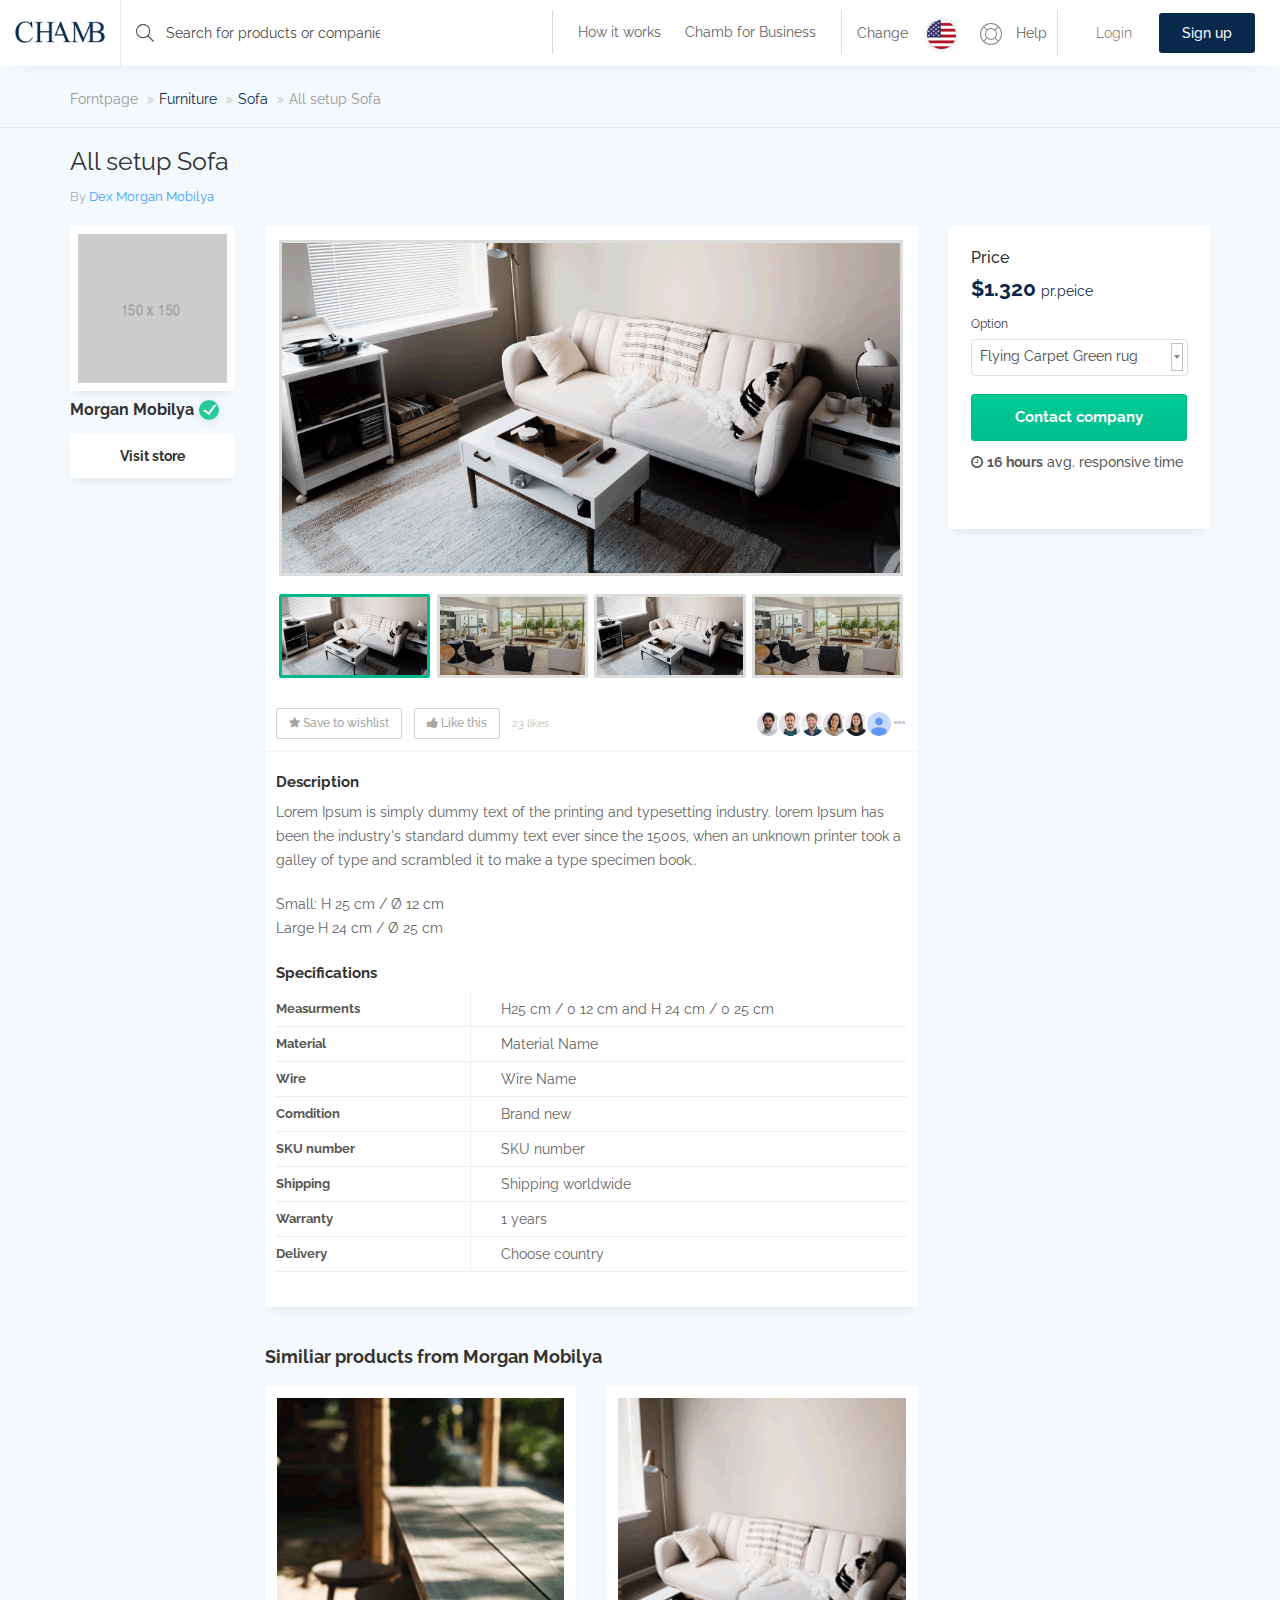
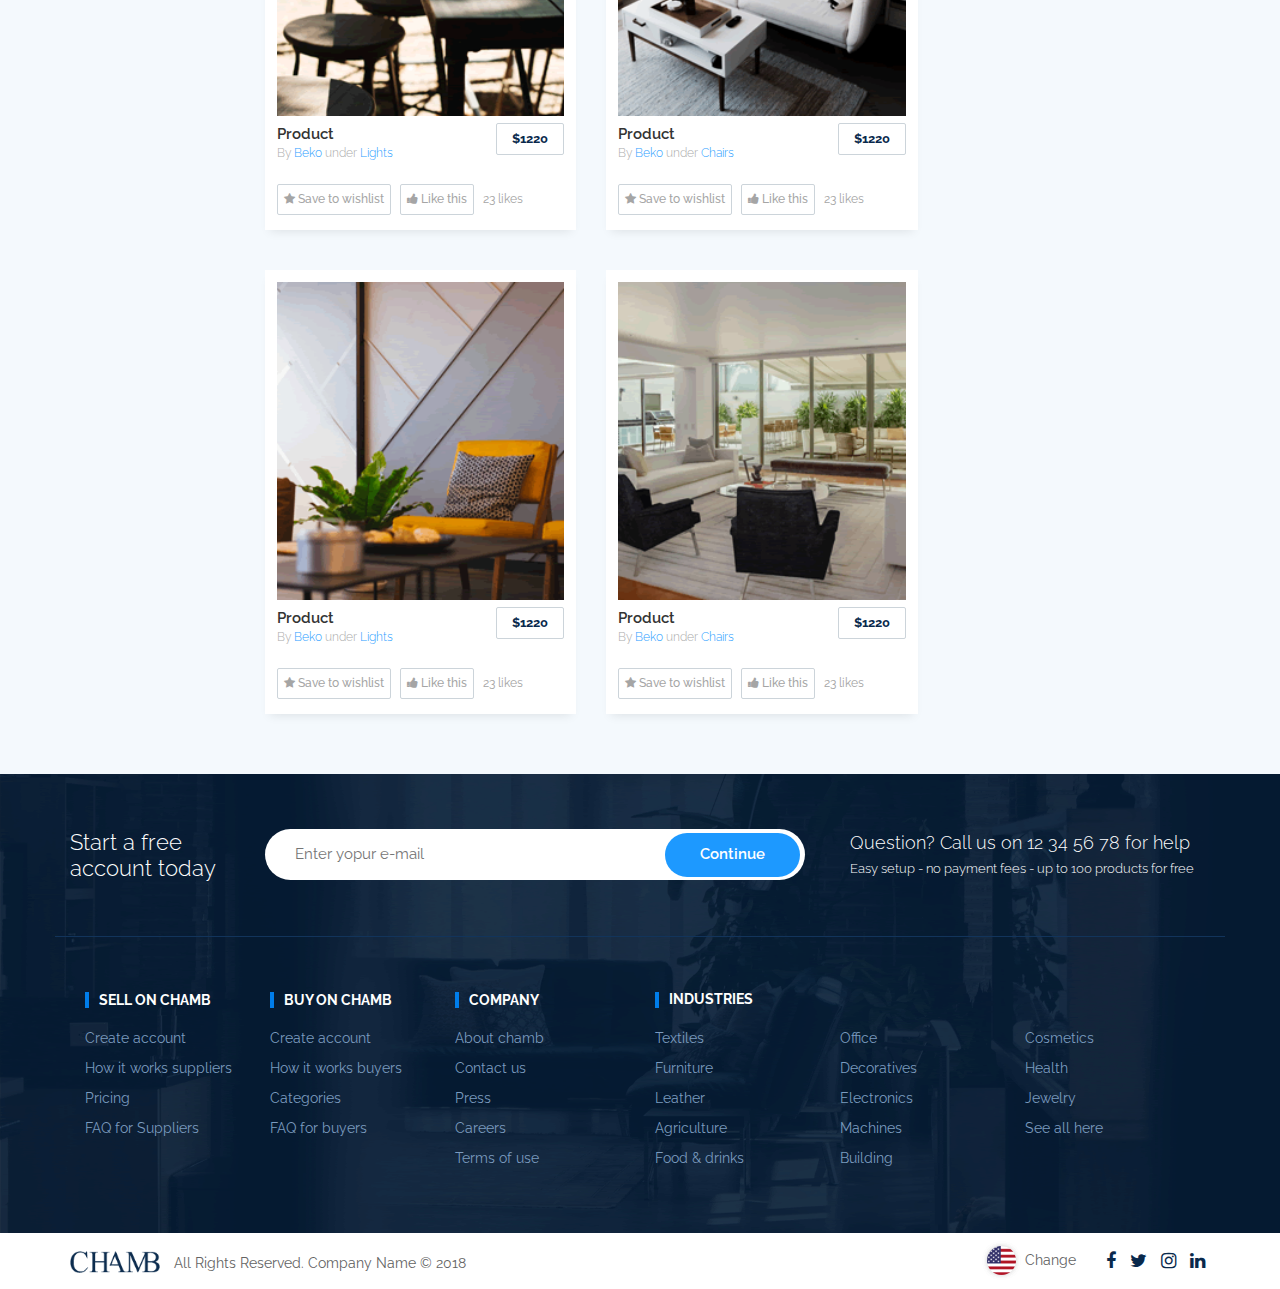
<file: productpage.html>
<!DOCTYPE html>
<html lang="en">
   <head>
      <meta charset="UTF-8">
      <title>Chamb - Responsive E-commerce HTML5 Template</title>
      <meta http-equiv="X-UA-Compatible" content="IE=edge">
      <!--enable mobile device-->
      <meta name="viewport" content="width=device-width, initial-scale=1">
      <!--fontawesome css-->
      <link rel="stylesheet" href="css/font-awesome.min.css">
      <!--bootstrap css-->
      <link rel="stylesheet" href="css/bootstrap.min.css">
      <!--animate css-->
      <link rel="stylesheet" href="css/animate-wow.css">
      <!--main css-->
      <link rel="stylesheet" href="css/style.css">
      <link rel="stylesheet" href="css/bootstrap-select.min.css">
      <link rel="stylesheet" href="css/slick.min.css">
      <link rel="stylesheet" href="css/select2.min.css">
      <!--responsive css-->
      <link rel="stylesheet" href="css/responsive.css">
   </head>
   <body>
      <header id="header" class="top-head">
         <!-- Static navbar -->
         <nav class="navbar navbar-default">
            <div class="container-fluid">
               <div class="row">
                  <div class="col-md-4 col-sm-12 left-rs">
                     <div class="navbar-header">
                        <button type="button" id="top-menu" class="navbar-toggle collapsed" data-toggle="collapse" data-target="#navbar" aria-expanded="false"> 
                        <span class="sr-only">Toggle navigation</span> 
                        <span class="icon-bar"></span> 
                        <span class="icon-bar"></span> 
                        <span class="icon-bar"></span> 
                        </button>
                        <a href="index.html" class="navbar-brand"><img src="images/logo.png" alt="" /></a>
                     </div>
                     <form class="navbar-form navbar-left web-sh">
                        <div class="form">
                           <input type="text" class="form-control" placeholder="Search for products or companies">
                        </div>
                     </form>
                  </div>
                  <div class="col-md-8 col-sm-12">
                     <div class="right-nav">
                        <div class="login-sr">
                           <div class="login-signup">
                              <ul>
                                 <li><a href="#">Login</a></li>
                                 <li><a class="custom-b" href="#">Sign up</a></li>
                              </ul>
                           </div>
                        </div>
                        <div class="help-r hidden-xs">
                           <div class="help-box">
                              <ul>
                                 <li> <a data-toggle="modal" data-target="#myModal" href="#"> <span>Change</span> <img src="images/flag.png" alt="" /> </a> </li>
                                 <li> <a href="#"><img class="h-i" src="images/help-icon.png" alt="" /> Help </a> </li>
                              </ul>
                           </div>
                        </div>
                        <div class="nav-b hidden-xs">
                           <div class="nav-box">
                              <ul>
                                 <li><a href="howitworks.html">How it works</a></li>
                                 <li><a href="about-us.html">Chamb for Business</a></li>
                              </ul>
                           </div>
                        </div>
                     </div>
                  </div>
               </div>
            </div>
            <!--/.container-fluid --> 
         </nav>
      </header>
      <!-- Modal -->
      <div class="modal fade lug" id="myModal" role="dialog">
         <div class="modal-dialog">
            <!-- Modal content-->
            <div class="modal-content">
               <div class="modal-header">
                  <button type="button" class="close" data-dismiss="modal">&times;</button>
                  <h4 class="modal-title">Change</h4>
               </div>
               <div class="modal-body">
                  <ul>
                     <li><a href="#"><img src="images/flag-up-1.png" alt="" /> United States</a></li>
                     <li><a href="#"><img src="images/flag-up-2.png" alt="" /> France </a></li>
                  </ul>
               </div>
            </div>
         </div>
      </div>
      <div id="sidebar" class="top-nav">
         <ul id="sidebar-nav" class="sidebar-nav">
            <li><a href="#">Help</a></li>
            <li><a href="#">How it works</a></li>
            <li><a href="#">Chamb for Business</a></li>
         </ul>
      </div>
      <div class="terms-conditions product-page">
         <div class="terms-title">
            <div class="container">
               <div class="row">
                  <ol class="breadcrumb">
                     <li><a href="#">Forntpage </a></li>
                     <li class="active">Furniture</li>
                     <li class="active">Sofa</li>
                     <li><a href="#">All setup Sofa</a></li>
                  </ol>
               </div>
            </div>
         </div>
      </div>
      <div class="product-page-main">
         <div class="container">
            <div class="row">
               <div class="col-md-12">
                  <div class="prod-page-title">
                     <h2>All setup Sofa</h2>
                     <p>By <span>Dex Morgan Mobilya</span></p>
                  </div>
               </div>
            </div>
            <div class="row">
               <div class="col-md-2 col-sm-4">
                  <div class="left-profile-box-m prod-page">
                     <div class="pro-img">
                        <img src="images/150x150.png" alt="#" />
                     </div>
                     <div class="pof-text">
                        <h3>Morgan Mobilya</h3>
                        <div class="check-box"></div>
                     </div>
                     <a href="#">Visit store</a>
                  </div>
               </div>
               <div class="col-md-7 col-sm-8">
                  <div class="md-prod-page">
                     <div class="md-prod-page-in">
                        <div class="page-preview">
                           <div class="preview">
                              <div class="preview-pic tab-content">
                                 <div class="tab-pane active" id="pic-1"><img src="images/lag-60.png" alt="#" /></div>
                                 <div class="tab-pane" id="pic-2"><img src="images/lag-61.png" alt="#" /></div>
                                 <div class="tab-pane" id="pic-3"><img src="images/lag-60.png" alt="#" /></div>
                                 <div class="tab-pane" id="pic-4"><img src="images/lag-61.png" alt="#" /></div>
                              </div>
                              <ul class="preview-thumbnail nav nav-tabs">
                                 <li class="active"><a data-target="#pic-1" data-toggle="tab"><img src="images/lag-60.png" alt="#" /></a></li>
                                 <li><a data-target="#pic-2" data-toggle="tab"><img src="images/lag-61.png" alt="#" /></a></li>
                                 <li><a data-target="#pic-3" data-toggle="tab"><img src="images/lag-60.png" alt="#" /></a></li>
                                 <li><a data-target="#pic-4" data-toggle="tab"><img src="images/lag-61.png" alt="#" /></a></li>
                              </ul>
                           </div>
                        </div>
                        <div class="btn-dit-list clearfix">
                           <div class="left-dit-p">
                              <div class="prod-btn">
                                 <a href="#"><i class="fa fa-star" aria-hidden="true"></i> Save to wishlist</a>
                                 <a href="#"><i class="fa fa-thumbs-up" aria-hidden="true"></i> Like this</a>
                                 <p>23 likes</p>
                              </div>
                           </div>
                           <div class="right-dit-p">
                              <div class="like-list">
                                 <ul>
                                    <li>
                                       <div class="im-b"><img class="" src="images/list-img-01.png" alt=""></div>
                                    </li>
                                    <li>
                                       <div class="im-b"><img src="images/list-img-02.png" alt=""></div>
                                    </li>
                                    <li>
                                       <div class="im-b"><img src="images/list-img-03.png" alt=""></div>
                                    </li>
                                    <li>
                                       <div class="im-b"><img src="images/list-img-04.png" alt=""></div>
                                    </li>
                                    <li>
                                       <div class="im-b"><img src="images/list-img-05.png" alt=""></div>
                                    </li>
                                    <li>
                                       <div class="im-b"><img src="images/list-img-06.png" alt=""></div>
                                    </li>
                                    <li>
                                       <div class="im-b"><i class="fa fa-ellipsis-h" aria-hidden="true"></i></div>
                                    </li>
                                 </ul>
                              </div>
                           </div>
                        </div>
                     </div>
                     <div class="description-box">
                        <div class="dex-a">
                           <h4>Description</h4>
                           <p>Lorem Ipsum is simply dummy text of the printing and typesetting industry. 
                              lorem Ipsum has been the industry's standard dummy text ever since the 1500s, 
                              when an unknown printer took a galley of type and scrambled it to make a 
                              type specimen book..
                           </p>
                           <br>
                           <p>Small: H 25 cm / &Oslash; 12 cm</p>
                           <p>Large H 24 cm / &Oslash; 25 cm</p>
                        </div>
                        <div class="spe-a">
                           <h4>Specifications</h4>
                           <ul>
                              <li class="clearfix">
                                 <div class="col-md-4">
                                    <h5>Measurments</h5>
                                 </div>
                                 <div class="col-md-8">
                                    <p>H25 cm / 0 12 cm and H 24 cm / 0 25 cm</p>
                                 </div>
                              </li>
                              <li class="clearfix">
                                 <div class="col-md-4">
                                    <h5>Material</h5>
                                 </div>
                                 <div class="col-md-8">
                                    <p>Material Name</p>
                                 </div>
                              </li>
                              <li class="clearfix">
                                 <div class="col-md-4">
                                    <h5>Wire</h5>
                                 </div>
                                 <div class="col-md-8">
                                    <p>Wire Name</p>
                                 </div>
                              </li>
                              <li class="clearfix">
                                 <div class="col-md-4">
                                    <h5>Comdition</h5>
                                 </div>
                                 <div class="col-md-8">
                                    <p>Brand new</p>
                                 </div>
                              </li>
                              <li class="clearfix">
                                 <div class="col-md-4">
                                    <h5>SKU number</h5>
                                 </div>
                                 <div class="col-md-8">
                                    <p>SKU number</p>
                                 </div>
                              </li>
                              <li class="clearfix">
                                 <div class="col-md-4">
                                    <h5>Shipping</h5>
                                 </div>
                                 <div class="col-md-8">
                                    <p>Shipping worldwide</p>
                                 </div>
                              </li>
                              <li class="clearfix">
                                 <div class="col-md-4">
                                    <h5>Warranty</h5>
                                 </div>
                                 <div class="col-md-8">
                                    <p>1 years</p>
                                 </div>
                              </li>
                              <li class="clearfix">
                                 <div class="col-md-4">
                                    <h5>Delivery</h5>
                                 </div>
                                 <div class="col-md-8">
                                    <p>Choose country</p>
                                 </div>
                              </li>
                           </ul>
                        </div>
                     </div>
                  </div>
                  <div class="similar-box">
                     <h2>Similiar products from Morgan Mobilya</h2>
                     <div class="row cat-pd">
                        <div class="col-md-6">
                           <div class="small-box-c">
                              <div class="small-img-b">
                                 <img class="img-responsive" src="images/tr1.png" alt="#" />
                              </div>
                              <div class="dit-t clearfix">
                                 <div class="left-ti">
                                    <h4>Product</h4>
                                    <p>By <span>Beko</span> under <span>Lights</span></p>
                                 </div>
                                 <a href="#" tabindex="0">$1220</a>
                              </div>
                              <div class="prod-btn">
                                 <a href="#"><i class="fa fa-star" aria-hidden="true"></i> Save to wishlist</a>
                                 <a href="#"><i class="fa fa-thumbs-up" aria-hidden="true"></i> Like this</a>
                                 <p>23 likes</p>
                              </div>
                           </div>
                        </div>
                        <div class="col-md-6">
                           <div class="small-box-c">
                              <div class="small-img-b">
                                 <img class="img-responsive" src="images/tr2.png" alt="#" />
                              </div>
                              <div class="dit-t clearfix">
                                 <div class="left-ti">
                                    <h4>Product</h4>
                                    <p>By <span>Beko</span> under <span>Chairs</span></p>
                                 </div>
                                 <a href="#" tabindex="0">$1220</a>
                              </div>
                              <div class="prod-btn">
                                 <a href="#"><i class="fa fa-star" aria-hidden="true"></i> Save to wishlist</a>
                                 <a href="#"><i class="fa fa-thumbs-up" aria-hidden="true"></i> Like this</a>
                                 <p>23 likes</p>
                              </div>
                           </div>
                        </div>
                     </div>
                     <div class="row cat-pd">
                        <div class="col-md-6">
                           <div class="small-box-c">
                              <div class="small-img-b">
                                 <img class="img-responsive" src="images/tr3.png" alt="#" />
                              </div>
                              <div class="dit-t clearfix">
                                 <div class="left-ti">
                                    <h4>Product</h4>
                                    <p>By <span>Beko</span> under <span>Lights</span></p>
                                 </div>
                                 <a href="#" tabindex="0">$1220</a>
                              </div>
                              <div class="prod-btn">
                                 <a href="#"><i class="fa fa-star" aria-hidden="true"></i> Save to wishlist</a>
                                 <a href="#"><i class="fa fa-thumbs-up" aria-hidden="true"></i> Like this</a>
                                 <p>23 likes</p>
                              </div>
                           </div>
                        </div>
                        <div class="col-md-6">
                           <div class="small-box-c">
                              <div class="small-img-b">
                                 <img class="img-responsive" src="images/tr4.png" alt="#" />
                              </div>
                              <div class="dit-t clearfix">
                                 <div class="left-ti">
                                    <h4>Product</h4>
                                    <p>By <span>Beko</span> under <span>Chairs</span></p>
                                 </div>
                                 <a href="#" tabindex="0">$1220</a>
                              </div>
                              <div class="prod-btn">
                                 <a href="#"><i class="fa fa-star" aria-hidden="true"></i> Save to wishlist</a>
                                 <a href="#"><i class="fa fa-thumbs-up" aria-hidden="true"></i> Like this</a>
                                 <p>23 likes</p>
                              </div>
                           </div>
                        </div>
                     </div>
                  </div>
               </div>
               <div class="col-md-3 col-sm-12">
                  <div class="price-box-right">
                     <h4>Price</h4>
                     <h3>$1.320 <span>pr.peice</span></h3>
                     <p>Option</p>
                     <select class="form-control select2">
                        <option>Flying Carpet Green rug</option>
                        <option value="AK">Alaska</option>
                        <option value="HI">Hawaii</option>
                        <option value="CA">California</option>
                        <option value="NV">Nevada</option>
                        <option value="OR">Oregon</option>
                        <option value="WA">Washington</option>
                        <option value="AZ">Arizona</option>
                        <option value="CO">Colorado</option>
                        <option value="ID">Idaho</option>
                        <option value="MT">Montana</option>
                        <option value="NE">Nebraska</option>
                        <option value="NM">New Mexico</option>
                        <option value="ND">North Dakota</option>
                        <option value="UT">Utah</option>
                        <option value="WY">Wyoming</option>
                        <option value="AL">Alabama</option>
                        <option value="AR">Arkansas</option>
                        <option value="IL">Illinois</option>
                        <option value="IA">Iowa</option>
                        <option value="KS">Kansas</option>
                        <option value="KY">Kentucky</option>
                     </select>
                     <a href="#">Contact company</a>
                     <h5><i class="fa fa-clock-o" aria-hidden="true"></i> <strong>16 hours</strong> avg. responsive time</h5>
                  </div>
               </div>
            </div>
         </div>
      </div>
      <footer>
         <div class="main-footer">
            <div class="container">
               <div class="row">
                  <div class="footer-top clearfix">
                     <div class="col-md-2 col-sm-6">
                        <h2>Start a free
                           account today
                        </h2>
                     </div>
                     <div class="col-md-6 col-sm-6">
                        <div class="form-box">
                           <input type="text" placeholder="Enter yopur e-mail" />
                           <button>Continue</button>
                        </div>
                     </div>
                     <div class="col-md-4 col-sm-12">
                        <div class="help-box-f">
                           <h4>Question? Call us on 12 34 56 78 for help</h4>
                           <p>Easy setup - no payment fees - up to 100 products for free</p>
                        </div>
                     </div>
                  </div>
                  <div class="footer-link-box clearfix">
                     <div class="col-md-6 col-sm-6">
                        <div class="left-f-box">
                           <div class="col-sm-4">
                              <h2>SELL ON chamb</h2>
                              <ul>
                                 <li><a href="#">Create account</a></li>
                                 <li><a href="howitworks.html">How it works suppliers</a></li>
                                 <li><a href="pricing.html">Pricing</a></li>
                                 <li><a href="#">FAQ for Suppliers</a></li>
                              </ul>
                           </div>
                           <div class="col-sm-4">
                              <h2>BUY ON chamb</h2>
                              <ul>
                                 <li><a href="#">Create account</a></li>
                                 <li><a href="#">How it works buyers</a></li>
                                 <li><a href="#">Categories</a></li>
                                 <li><a href="#">FAQ for buyers</a></li>
                              </ul>
                           </div>
                           <div class="col-sm-4">
                              <h2>COMPANY</h2>
                              <ul>
                                 <li><a href="about-us.html">About chamb</a></li>
                                 <li><a href="#">Contact us</a></li>
                                 <li><a href="#">Press</a></li>
                                 <li><a href="#">Careers</a></li>
                                 <li><a href="#">Terms of use</a></li>
                              </ul>
                           </div>
                        </div>
                     </div>
                     <div class="col-md-6 col-sm-6">
                        <div class="right-f-box">
                           <h2>INDUSTRIES</h2>
                           <ul class="col-sm-4">
                              <li><a href="#">Textiles</a></li>
                              <li><a href="#">Furniture</a></li>
                              <li><a href="#">Leather</a></li>
                              <li><a href="#">Agriculture</a></li>
                              <li><a href="#">Food & drinks</a></li>
                           </ul>
                           <ul class="col-sm-4">
                              <li><a href="#">Office</a></li>
                              <li><a href="#">Decoratives</a></li>
                              <li><a href="#">Electronics</a></li>
                              <li><a href="#">Machines</a></li>
                              <li><a href="#">Building</a></li>
                           </ul>
                           <ul class="col-sm-4">
                              <li><a href="#">Cosmetics</a></li>
                              <li><a href="#">Health</a></li>
                              <li><a href="#">Jewelry</a></li>
                              <li><a href="#">See all here</a></li>
                           </ul>
                        </div>
                     </div>
                  </div>
               </div>
            </div>
         </div>
         <div class="copyright">
            <div class="container">
               <div class="row">
                  <div class="col-md-8">
                     <p><img width="90" src="images/logo.png" alt="#" style="margin-top: -5px;" /> All Rights Reserved. Company Name © 2018</p>
                  </div>
                  <div class="col-md-4">
                     <ul class="list-inline socials">
                        <li>
                           <a href="">
                           <i class="fa fa-facebook" aria-hidden="true"></i>
                           </a>
                        </li>
                        <li>
                           <a href="">
                           <i class="fa fa-twitter" aria-hidden="true"></i>
                           </a>
                        </li>
                        <li>
                           <a href="">
                           <i class="fa fa-instagram" aria-hidden="true"></i>
                           </a>
                        </li>
                        <li>
                           <a href="#">
                           <i class="fa fa-linkedin" aria-hidden="true"></i>
                           </a>
                        </li>
                     </ul>
                     <ul class="right-flag">
                        <li><a href="#"><img src="images/flag.png" alt="" /> <span>Change</span></a></li>
                     </ul>
                  </div>
               </div>
            </div>
         </div>
      </footer>
      <!--main js--> 
      <script src="js/jquery-1.12.4.min.js"></script> 
      <!--bootstrap js--> 
      <script src="js/bootstrap.min.js"></script> 
      <script src="js/bootstrap-select.min.js"></script>
      <script src="js/slick.min.js"></script> 
      <script src="js/select2.full.min.js"></script> 
      <script src="js/wow.min.js"></script> 
      <!--custom js--> 
      <script src="js/custom.js"></script>
   </body>
</html>
</file>
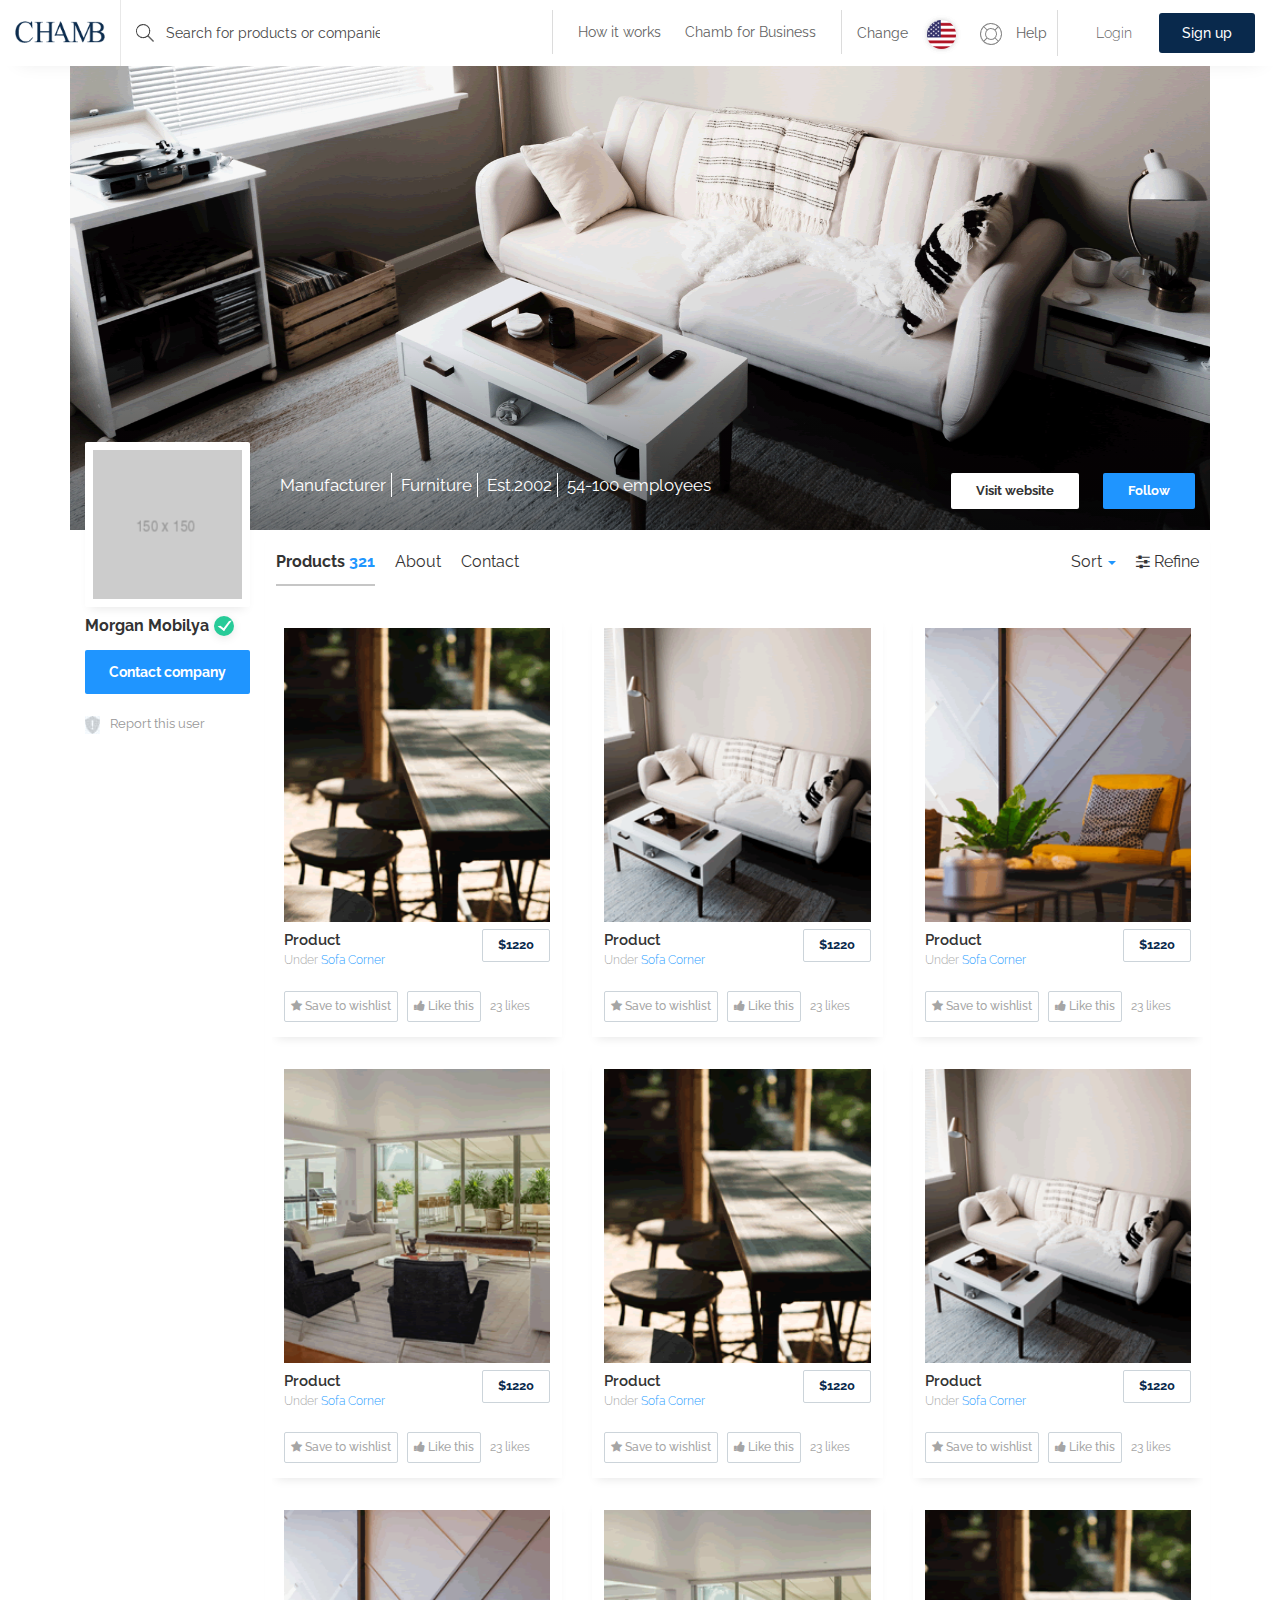
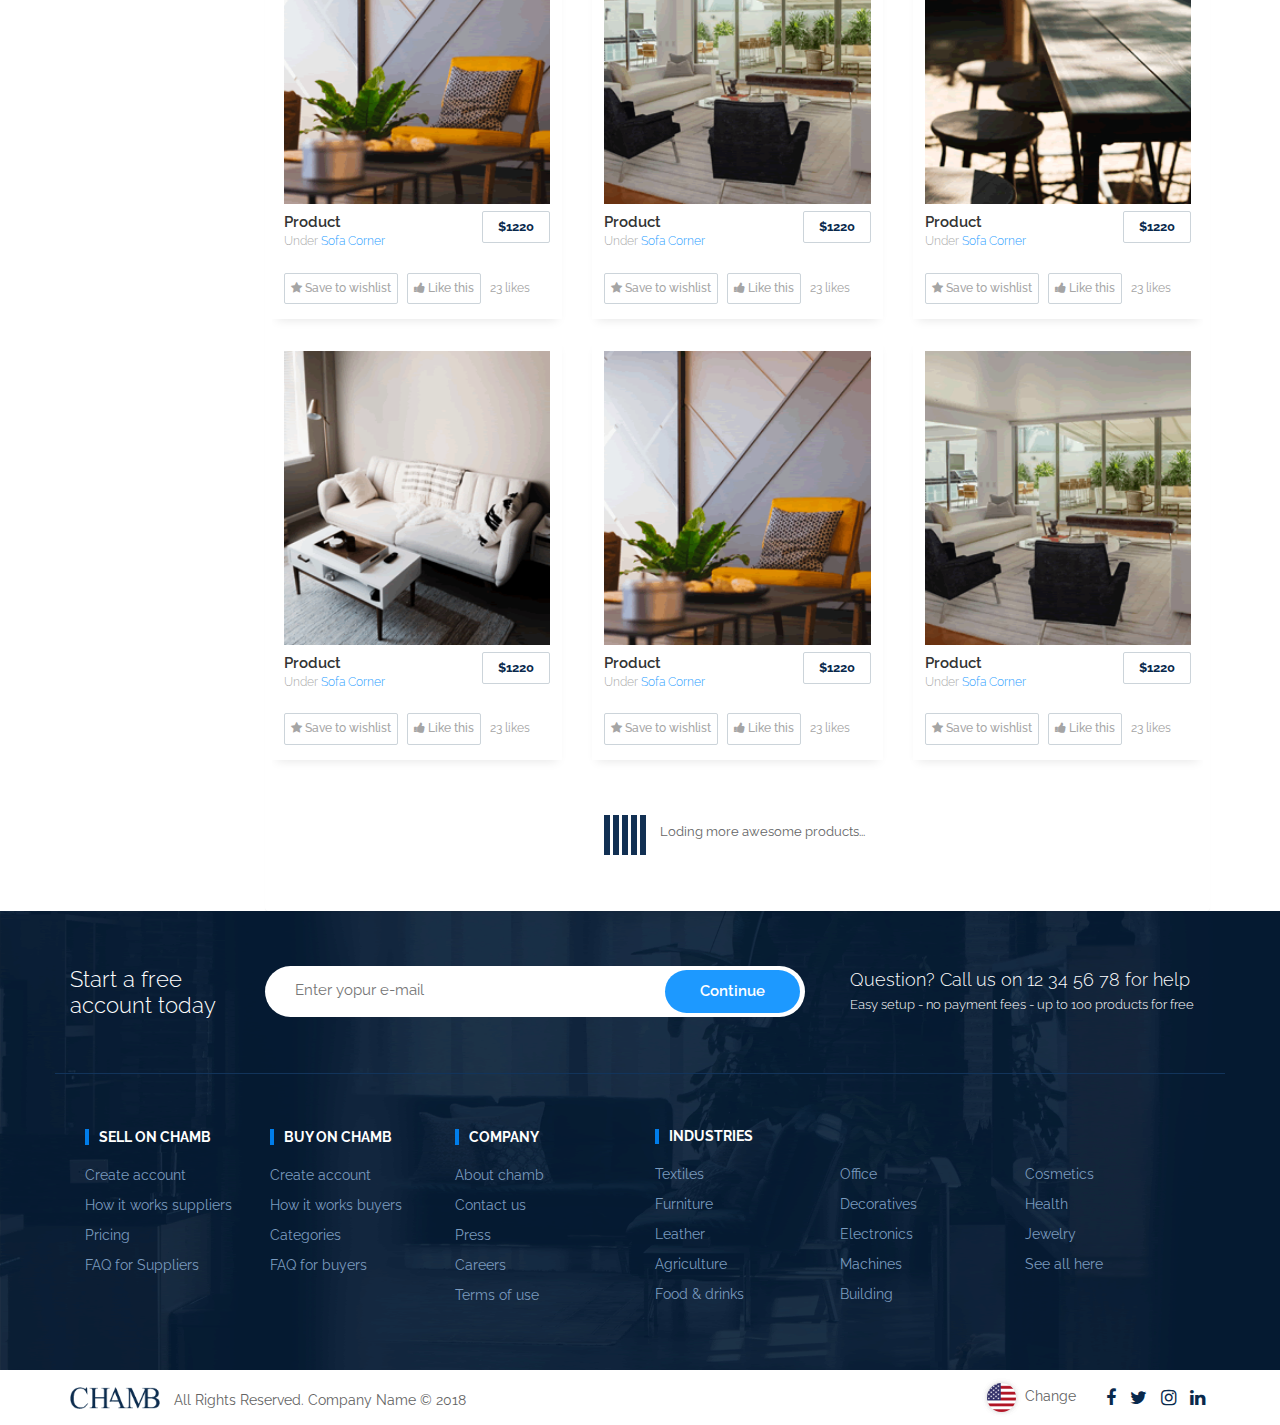
<file: profile.html>
<!DOCTYPE html>
<html lang="en">
   <head>
      <meta charset="UTF-8">
      <title>Chamb - Responsive E-commerce HTML5 Template</title>
      <meta http-equiv="X-UA-Compatible" content="IE=edge">
      <!--enable mobile device-->
      <meta name="viewport" content="width=device-width, initial-scale=1">
      <!--fontawesome css-->
      <link rel="stylesheet" href="css/font-awesome.min.css">
      <!--bootstrap css-->
      <link rel="stylesheet" href="css/bootstrap.min.css">
      <!--animate css-->
      <link rel="stylesheet" href="css/animate-wow.css">
      <!--main css-->
      <link rel="stylesheet" href="css/style.css">
      <link rel="stylesheet" href="css/bootstrap-select.min.css">
      <link rel="stylesheet" href="css/slick.min.css">
      <link rel="stylesheet" href="css/jquery-ui.css">
      <!--responsive css-->
      <link rel="stylesheet" href="css/responsive.css">
   </head>
   <body>
      <header id="header" class="top-head">
         <!-- Static navbar -->
         <nav class="navbar navbar-default">
            <div class="container-fluid">
               <div class="row">
                  <div class="col-md-4 col-sm-12 left-rs">
                     <div class="navbar-header">
                        <button type="button" id="top-menu" class="navbar-toggle collapsed" data-toggle="collapse" data-target="#navbar" aria-expanded="false"> 
                        <span class="sr-only">Toggle navigation</span> 
                        <span class="icon-bar"></span> 
                        <span class="icon-bar"></span> 
                        <span class="icon-bar"></span> 
                        </button>
                        <a href="index.html" class="navbar-brand"><img src="images/logo.png" alt="" /></a>
                     </div>
                     <form class="navbar-form navbar-left web-sh">
                        <div class="form">
                           <input type="text" class="form-control" placeholder="Search for products or companies">
                        </div>
                     </form>
                  </div>
                  <div class="col-md-8 col-sm-12">
                     <div class="right-nav">
                        <div class="login-sr">
                           <div class="login-signup">
                              <ul>
                                 <li><a href="#">Login</a></li>
                                 <li><a class="custom-b" href="#">Sign up</a></li>
                              </ul>
                           </div>
                        </div>
                        <div class="help-r hidden-xs">
                           <div class="help-box">
                              <ul>
                                 <li> <a data-toggle="modal" data-target="#myModal" href="#"> <span>Change</span> <img src="images/flag.png" alt="" /> </a> </li>
                                 <li> <a href="#"><img class="h-i" src="images/help-icon.png" alt="" /> Help </a> </li>
                              </ul>
                           </div>
                        </div>
                        <div class="nav-b hidden-xs">
                           <div class="nav-box">
                              <ul>
                                 <li><a href="howitworks.html">How it works</a></li>
                                 <li><a href="about-us.html">Chamb for Business</a></li>
                              </ul>
                           </div>
                        </div>
                     </div>
                  </div>
               </div>
            </div>
            <!--/.container-fluid --> 
         </nav>
      </header>
      <!-- Modal -->
      <div class="modal fade lug" id="myModal" role="dialog">
         <div class="modal-dialog">
            <!-- Modal content-->
            <div class="modal-content">
               <div class="modal-header">
                  <button type="button" class="close" data-dismiss="modal">&times;</button>
                  <h4 class="modal-title">Change</h4>
               </div>
               <div class="modal-body">
                  <ul>
                     <li><a href="#"><img src="images/flag-up-1.png" alt="" /> United States</a></li>
                     <li><a href="#"><img src="images/flag-up-2.png" alt="" /> France </a></li>
                  </ul>
               </div>
            </div>
         </div>
      </div>
      <div id="sidebar" class="top-nav">
         <ul id="sidebar-nav" class="sidebar-nav">
            <li><a href="#">Help</a></li>
            <li><a href="#">How it works</a></li>
            <li><a href="#">Chamb for Business</a></li>
         </ul>
      </div>
      <div class="profile-box banner-p">
         <div class="container">
            <div class="row">
               <div class="col-md-12">
                  <div class="profile-b">
                     <img src="images/lag-63.png" alt="#" />
                     <div class="dit-p">
                        <div class="col-md-2"></div>
                        <div class="col-md-10">
                           <div class="profile-left-b">
                              <ul>
                                 <li><a href="#">Manufacturer </a></li>
                                 <li><a href="#">Furniture</a></li>
                                 <li><a href="#">Est.2002</a></li>
                                 <li><a href="#">54-100 employees</a></li>
                              </ul>
                           </div>
                           <div class="profile-right-b">
                              <a class="vi-btn" href="#">Visit website</a>
                              <a class="fo-btn" href="#">Follow</a>
                           </div>
                        </div>
                     </div>
                  </div>
               </div>
            </div>
         </div>
      </div>
      <div class="product-profile-box">
         <div class="container">
            <div class="row">
               <div class="col-md-2 col-sm-4 pr">
                  <div class="profile-pro-left">
                     <div class="left-profile-box-m">
                        <div class="pro-img">
                           <img src="images/150x150.png" alt="#" />
                        </div>
                        <div class="pof-text">
                           <h3>Morgan Mobilya</h3>
                           <div class="check-box"></div>
                        </div>
                        <a href="#">Contact company</a>
                        <p><img src="images/report-icon.jpg" alt="" />Report this user</p>
                     </div>
                  </div>
               </div>
               <div class="col-md-10 col-sm-8">
                  <div class="profile-pro-right">
                     <div class="panel with-nav-tabs panel-default">
                        <div class="panel-heading clearfix">
                           <ul class="nav nav-tabs pull-left">
                              <li class="active"><a href="#tab1default" data-toggle="tab">Products <span>321</span></a></li>
                              <li><a href="#tab2default" data-toggle="tab">About</a></li>
                              <li><a href="#tab3default" data-toggle="tab">Contact</a></li>
                           </ul>
                           <ul class="nav nav-tabs pull-right right-t">
                              <li class="dropdown">
                                 <a href="#" data-toggle="dropdown">Sort <span class="caret"></span></a>
                                 <ul class="dropdown-menu" role="menu">
                                    <li><a href="#tab4default" data-toggle="tab">Default 4</a></li>
                                 </ul>
                              </li>
                              <li><a href="#tab5default" data-toggle="tab"><i class="fa fa-sliders" aria-hidden="true"></i> Refine</a></li>
                           </ul>
                        </div>
                        <div class="panel-body">
                           <div class="tab-content">
                              <div class="tab-pane fade in active" id="tab1default">
                                 <div class="product-box-main row">
                                    <div class="col-md-4 col-sm-6">
                                       <div class="small-box-c">
                                          <div class="small-img-b">
                                             <img src="images/tr1.png" alt="#" />
                                          </div>
                                          <div class="dit-t clearfix">
                                             <div class="left-ti">
                                                <h4>Product</h4>
                                                <p>Under <span>Sofa Corner</span></p>
                                             </div>
                                             <a href="#" tabindex="0">$1220</a>
                                          </div>
                                          <div class="prod-btn">
                                             <a href="#"><i class="fa fa-star" aria-hidden="true"></i> Save to wishlist</a>
                                             <a href="#"><i class="fa fa-thumbs-up" aria-hidden="true"></i> Like this</a>
                                             <p>23 likes</p>
                                          </div>
                                       </div>
                                    </div>
                                    <div class="col-md-4 col-sm-6">
                                       <div class="small-box-c">
                                          <div class="small-img-b">
                                             <img src="images/tr2.png" alt="#" />
                                          </div>
                                          <div class="dit-t clearfix">
                                             <div class="left-ti">
                                                <h4>Product</h4>
                                                <p>Under <span>Sofa Corner</span></p>
                                             </div>
                                             <a href="#" tabindex="0">$1220</a>
                                          </div>
                                          <div class="prod-btn">
                                             <a href="#"><i class="fa fa-star" aria-hidden="true"></i> Save to wishlist</a>
                                             <a href="#"><i class="fa fa-thumbs-up" aria-hidden="true"></i> Like this</a>
                                             <p>23 likes</p>
                                          </div>
                                       </div>
                                    </div>
                                    <div class="col-md-4 col-sm-6">
                                       <div class="small-box-c">
                                          <div class="small-img-b">
                                             <img src="images/tr3.png" alt="#" />
                                          </div>
                                          <div class="dit-t clearfix">
                                             <div class="left-ti">
                                                <h4>Product</h4>
                                                <p>Under <span>Sofa Corner</span></p>
                                             </div>
                                             <a href="#" tabindex="0">$1220</a>
                                          </div>
                                          <div class="prod-btn">
                                             <a href="#"><i class="fa fa-star" aria-hidden="true"></i> Save to wishlist</a>
                                             <a href="#"><i class="fa fa-thumbs-up" aria-hidden="true"></i> Like this</a>
                                             <p>23 likes</p>
                                          </div>
                                       </div>
                                    </div>
                                    <div class="col-md-4 col-sm-6">
                                       <div class="small-box-c">
                                          <div class="small-img-b">
                                             <img src="images/tr4.png" alt="#" />
                                          </div>
                                          <div class="dit-t clearfix">
                                             <div class="left-ti">
                                                <h4>Product</h4>
                                                <p>Under <span>Sofa Corner</span></p>
                                             </div>
                                             <a href="#" tabindex="0">$1220</a>
                                          </div>
                                          <div class="prod-btn">
                                             <a href="#"><i class="fa fa-star" aria-hidden="true"></i> Save to wishlist</a>
                                             <a href="#"><i class="fa fa-thumbs-up" aria-hidden="true"></i> Like this</a>
                                             <p>23 likes</p>
                                          </div>
                                       </div>
                                    </div>
                                    <div class="col-md-4 col-sm-6">
                                       <div class="small-box-c">
                                          <div class="small-img-b">
                                             <img src="images/tr1.png" alt="#" />
                                          </div>
                                          <div class="dit-t clearfix">
                                             <div class="left-ti">
                                                <h4>Product</h4>
                                                <p>Under <span>Sofa Corner</span></p>
                                             </div>
                                             <a href="#" tabindex="0">$1220</a>
                                          </div>
                                          <div class="prod-btn">
                                             <a href="#"><i class="fa fa-star" aria-hidden="true"></i> Save to wishlist</a>
                                             <a href="#"><i class="fa fa-thumbs-up" aria-hidden="true"></i> Like this</a>
                                             <p>23 likes</p>
                                          </div>
                                       </div>
                                    </div>
                                    <div class="col-md-4 col-sm-6">
                                       <div class="small-box-c">
                                          <div class="small-img-b">
                                             <img src="images/tr2.png" alt="#" />
                                          </div>
                                          <div class="dit-t clearfix">
                                             <div class="left-ti">
                                                <h4>Product</h4>
                                                <p>Under <span>Sofa Corner</span></p>
                                             </div>
                                             <a href="#" tabindex="0">$1220</a>
                                          </div>
                                          <div class="prod-btn">
                                             <a href="#"><i class="fa fa-star" aria-hidden="true"></i> Save to wishlist</a>
                                             <a href="#"><i class="fa fa-thumbs-up" aria-hidden="true"></i> Like this</a>
                                             <p>23 likes</p>
                                          </div>
                                       </div>
                                    </div>
                                    <div class="col-md-4 col-sm-6">
                                       <div class="small-box-c">
                                          <div class="small-img-b">
                                             <img src="images/tr3.png" alt="#" />
                                          </div>
                                          <div class="dit-t clearfix">
                                             <div class="left-ti">
                                                <h4>Product</h4>
                                                <p>Under <span>Sofa Corner</span></p>
                                             </div>
                                             <a href="#" tabindex="0">$1220</a>
                                          </div>
                                          <div class="prod-btn">
                                             <a href="#"><i class="fa fa-star" aria-hidden="true"></i> Save to wishlist</a>
                                             <a href="#"><i class="fa fa-thumbs-up" aria-hidden="true"></i> Like this</a>
                                             <p>23 likes</p>
                                          </div>
                                       </div>
                                    </div>
                                    <div class="col-md-4 col-sm-6">
                                       <div class="small-box-c">
                                          <div class="small-img-b">
                                             <img src="images/tr4.png" alt="#" />
                                          </div>
                                          <div class="dit-t clearfix">
                                             <div class="left-ti">
                                                <h4>Product</h4>
                                                <p>Under <span>Sofa Corner</span></p>
                                             </div>
                                             <a href="#" tabindex="0">$1220</a>
                                          </div>
                                          <div class="prod-btn">
                                             <a href="#"><i class="fa fa-star" aria-hidden="true"></i> Save to wishlist</a>
                                             <a href="#"><i class="fa fa-thumbs-up" aria-hidden="true"></i> Like this</a>
                                             <p>23 likes</p>
                                          </div>
                                       </div>
                                    </div>
                                    <div class="col-md-4 col-sm-6">
                                       <div class="small-box-c">
                                          <div class="small-img-b">
                                             <img src="images/tr1.png" alt="#" />
                                          </div>
                                          <div class="dit-t clearfix">
                                             <div class="left-ti">
                                                <h4>Product</h4>
                                                <p>Under <span>Sofa Corner</span></p>
                                             </div>
                                             <a href="#" tabindex="0">$1220</a>
                                          </div>
                                          <div class="prod-btn">
                                             <a href="#"><i class="fa fa-star" aria-hidden="true"></i> Save to wishlist</a>
                                             <a href="#"><i class="fa fa-thumbs-up" aria-hidden="true"></i> Like this</a>
                                             <p>23 likes</p>
                                          </div>
                                       </div>
                                    </div>
                                    <div class="col-md-4 col-sm-6">
                                       <div class="small-box-c">
                                          <div class="small-img-b">
                                             <img src="images/tr2.png" alt="#" />
                                          </div>
                                          <div class="dit-t clearfix">
                                             <div class="left-ti">
                                                <h4>Product</h4>
                                                <p>Under <span>Sofa Corner</span></p>
                                             </div>
                                             <a href="#" tabindex="0">$1220</a>
                                          </div>
                                          <div class="prod-btn">
                                             <a href="#"><i class="fa fa-star" aria-hidden="true"></i> Save to wishlist</a>
                                             <a href="#"><i class="fa fa-thumbs-up" aria-hidden="true"></i> Like this</a>
                                             <p>23 likes</p>
                                          </div>
                                       </div>
                                    </div>
                                    <div class="col-md-4 col-sm-6">
                                       <div class="small-box-c">
                                          <div class="small-img-b">
                                             <img src="images/tr3.png" alt="#" />
                                          </div>
                                          <div class="dit-t clearfix">
                                             <div class="left-ti">
                                                <h4>Product</h4>
                                                <p>Under <span>Sofa Corner</span></p>
                                             </div>
                                             <a href="#" tabindex="0">$1220</a>
                                          </div>
                                          <div class="prod-btn">
                                             <a href="#"><i class="fa fa-star" aria-hidden="true"></i> Save to wishlist</a>
                                             <a href="#"><i class="fa fa-thumbs-up" aria-hidden="true"></i> Like this</a>
                                             <p>23 likes</p>
                                          </div>
                                       </div>
                                    </div>
                                    <div class="col-md-4 col-sm-6">
                                       <div class="small-box-c">
                                          <div class="small-img-b">
                                             <img src="images/tr4.png" alt="#" />
                                          </div>
                                          <div class="dit-t clearfix">
                                             <div class="left-ti">
                                                <h4>Product</h4>
                                                <p>Under <span>Sofa Corner</span></p>
                                             </div>
                                             <a href="#" tabindex="0">$1220</a>
                                          </div>
                                          <div class="prod-btn">
                                             <a href="#"><i class="fa fa-star" aria-hidden="true"></i> Save to wishlist</a>
                                             <a href="#"><i class="fa fa-thumbs-up" aria-hidden="true"></i> Like this</a>
                                             <p>23 likes</p>
                                          </div>
                                       </div>
                                    </div>
                                 </div>
                                 <div class="loding-box">
                                    <a href="#">
                                       <div class="sk-wave">
                                          <div class="sk-rect sk-rect1"></div>
                                          <div class="sk-rect sk-rect2"></div>
                                          <div class="sk-rect sk-rect3"></div>
                                          <div class="sk-rect sk-rect4"></div>
                                          <div class="sk-rect sk-rect5"></div>
                                       </div>
                                       <span>Loding more awesome products...</span>
                                    </a>
                                 </div>
                              </div>
                              <div class="tab-pane fade" id="tab2default">
                                 <div class="about-box">
                                    <h2>What Does Chamb Do</h2>
                                    <p>Chamb brings buyers and suppliers of goods together to create lasting profitable relationships. Through new connections, economic roads, and insightful associations, we want Chamb to help transform your business into the next Apple!</p>
                                    <p>At Chamb we understand the old adage of ‘it’s not what you know, but Who you know’ is key to success. With that in mind, through much trial and just a little bit of error, we learned the one limiting factor of any business achieving its potential: Their connections.</p>
                                    <p>Before Chamb existed, we noticed that though the power of the net rested at business’ finger tips, resources for discovering manufacturers and suppliers was limited at best and non-existent at worse. Smaller companies that housed great products and potential, were starving through a lack of connectivity.</p>
                                    <p>We took it upon ourselves to change that. We developed a burning desire to create something to bridge the chasms between businesses across country and continent. So, with a goal in mind, a skilled team at hand, Chamb sprung forth: the website that helps discover and build profitable long-lasting networks amongst businesses around the world.</p>
                                 </div>
                              </div>
                              <div class="tab-pane fade" id="tab3default">Default 3</div>
                              <div class="tab-pane fade" id="tab4default">Default 4</div>
                              <div class="tab-pane fade" id="tab5default">Default 5</div>
                           </div>
                        </div>
                     </div>
                  </div>
               </div>
            </div>
         </div>
      </div>
      <footer>
         <div class="main-footer">
            <div class="container">
               <div class="row">
                  <div class="footer-top clearfix">
                     <div class="col-md-2 col-sm-6">
                        <h2>Start a free
                           account today
                        </h2>
                     </div>
                     <div class="col-md-6 col-sm-6">
                        <div class="form-box">
                           <input type="text" placeholder="Enter yopur e-mail" />
                           <button>Continue</button>
                        </div>
                     </div>
                     <div class="col-md-4 col-sm-12">
                        <div class="help-box-f">
                           <h4>Question? Call us on 12 34 56 78 for help</h4>
                           <p>Easy setup - no payment fees - up to 100 products for free</p>
                        </div>
                     </div>
                  </div>
                  <div class="footer-link-box clearfix">
                     <div class="col-md-6 col-sm-6">
                        <div class="left-f-box">
                           <div class="col-sm-4">
                              <h2>SELL ON chamb</h2>
                              <ul>
                                 <li><a href="#">Create account</a></li>
                                 <li><a href="howitworks.html">How it works suppliers</a></li>
                                 <li><a href="pricing.html">Pricing</a></li>
                                 <li><a href="#">FAQ for Suppliers</a></li>
                              </ul>
                           </div>
                           <div class="col-sm-4">
                              <h2>BUY ON chamb</h2>
                              <ul>
                                 <li><a href="#">Create account</a></li>
                                 <li><a href="#">How it works buyers</a></li>
                                 <li><a href="#">Categories</a></li>
                                 <li><a href="#">FAQ for buyers</a></li>
                              </ul>
                           </div>
                           <div class="col-sm-4">
                              <h2>COMPANY</h2>
                              <ul>
                                 <li><a href="about-us.html">About chamb</a></li>
                                 <li><a href="#">Contact us</a></li>
                                 <li><a href="#">Press</a></li>
                                 <li><a href="#">Careers</a></li>
                                 <li><a href="#">Terms of use</a></li>
                              </ul>
                           </div>
                        </div>
                     </div>
                     <div class="col-md-6 col-sm-6">
                        <div class="right-f-box">
                           <h2>INDUSTRIES</h2>
                           <ul class="col-sm-4">
                              <li><a href="#">Textiles</a></li>
                              <li><a href="#">Furniture</a></li>
                              <li><a href="#">Leather</a></li>
                              <li><a href="#">Agriculture</a></li>
                              <li><a href="#">Food & drinks</a></li>
                           </ul>
                           <ul class="col-sm-4">
                              <li><a href="#">Office</a></li>
                              <li><a href="#">Decoratives</a></li>
                              <li><a href="#">Electronics</a></li>
                              <li><a href="#">Machines</a></li>
                              <li><a href="#">Building</a></li>
                           </ul>
                           <ul class="col-sm-4">
                              <li><a href="#">Cosmetics</a></li>
                              <li><a href="#">Health</a></li>
                              <li><a href="#">Jewelry</a></li>
                              <li><a href="#">See all here</a></li>
                           </ul>
                        </div>
                     </div>
                  </div>
               </div>
            </div>
         </div>
         <div class="copyright">
            <div class="container">
               <div class="row">
                  <div class="col-md-8">
                     <p><img width="90" src="images/logo.png" alt="#" style="margin-top: -5px;" /> All Rights Reserved. Company Name © 2018</p>
                  </div>
                  <div class="col-md-4">
                     <ul class="list-inline socials">
                        <li>
                           <a href="">
                           <i class="fa fa-facebook" aria-hidden="true"></i>
                           </a>
                        </li>
                        <li>
                           <a href="">
                           <i class="fa fa-twitter" aria-hidden="true"></i>
                           </a>
                        </li>
                        <li>
                           <a href="">
                           <i class="fa fa-instagram" aria-hidden="true"></i>
                           </a>
                        </li>
                        <li>
                           <a href="#">
                           <i class="fa fa-linkedin" aria-hidden="true"></i>
                           </a>
                        </li>
                     </ul>
                     <ul class="right-flag">
                        <li><a href="#"><img src="images/flag.png" alt="" /> <span>Change</span></a></li>
                     </ul>
                  </div>
               </div>
            </div>
         </div>
      </footer>
      <!--main js--> 
      <script src="js/jquery-1.12.4.min.js"></script> 
      <!--bootstrap js--> 
      <script src="js/bootstrap.min.js"></script> 
      <script src="js/bootstrap-select.min.js"></script>
      <script src="js/slick.min.js"></script> 
      <script src="js/jquery-ui.js"></script> 
      <script src="js/wow.min.js"></script> 
      <!--custom js--> 
      <script src="js/custom.js"></script>
   </body>
</html>
</file>
<file: css/style.css>
/*-------------------------------------------------------------------------------------- 
	Theme Name: Chamb - Responsive E-commerce HTML5 Template 
---------------------------------------------------------------------------------------- 
    
	1. IMPORT FILES
	2. BASE CSS 
	3. HEADER
	   - Logo
	   - Search Bar
	4. PAGE CONTENT PRODUCT 
	5. SECTION
	   - Products Exciting
	   - Start Free
	6. PRODUCT
	7. FOOTER
	   - Copyright
	8. INNER PAGE   
	   - How it Works
	   - About Us
	   - Terms Page
	   - Cooming Soon
	   - Category
	   - Profile
	   - Pricing
	   - Product Page
	   - New Layout css
	
--------------------------------------------------------------------------------------*/

/*------------------------------------------------------------- 
	1. IMPORT FILES
-------------------------------------------------------------*/

@import url('https://fonts.googleapis.com/css?family=Raleway:100,100i,200,200i,300,300i,400,400i,500,500i,600,600i,700,700i,800,800i,900,900i');

/**-- font-family: 'Raleway', sans-serif; --**/


/*------------------------------------------------------------- 
	2. BASE CSS 
-------------------------------------------------------------*/

body {
	font-family: 'Raleway', sans-serif;
	font-weight: 400;
	margin: 0px;
	overflow-x: hidden;
	padding: 0px;
}

h1,
h2,
h3,
h4,
h5 {
	margin: 0
}

h1,
h2,
h3,
h4,
h5,
h6 {
	margin: 0px;
	padding: 0px;
}

ul,
ol {
	list-style: none;
	margin: 0px;
	padding: 0px;
}

a,
a:hover,
a:focus {
	-webkit-text-decoration: none;
	-moz-text-decoration: none;
	-ms-text-decoration: none;
	-o-text-decoration: none;
	text-decoration: none;
	transition: ease all 0.5s;
}

img {
	max-width: 100%;
	height: auto;
}

input,
textarea {
	outline: none;
	border: none;
	resize: none;
}


/*------------------------------------------------------------- 
	2. HEADER 
-------------------------------------------------------------*/

header .navbar {
	border-radius: 0px;
}

#header.top-head {
	background: #fff;
}

header .navbar-default {
	background-color: transparent;
	border: none;
	margin-bottom: 0px;
	position: relative;
	-webkit-box-shadow: 0 15px 19px -19px rgba(0, 0, 0, 0.1);
	box-shadow: 0 15px 19px -19px rgba(0, 0, 0, 0.1);
}

header .navbar-default .navbar-header {
	z-index: 1030;
	position: relative;
	background: #fff;
}

/*== Logo ==*/

.navbar-brand {
	float: left;
	padding: 21px 15px;
	font-size: 18px;
	line-height: 20px;
	height: 66px;
	border-right: 1px solid #e8e8e8;
}

.web-sh.navbar-form {
	padding: 16px 15px;
	margin: 0px;
	width: 72%;
	border: none;
}

.left-rs {}

.navbar-brand>img {
	width: 90px;
}

.web-sh.navbar-form input {
	width: 100%;
	background: none;
	border: none;
	box-shadow: none;
	background-image: url("../images/search-icon.png");
	background-repeat: no-repeat;
	background-position: left;
	padding-left: 30px;
	color: #474747;
	font-weight: 400;
}

.web-sh.navbar-form input::-webkit-input-placeholder {
	/* Chrome */
	color: #474747;
}

.web-sh.navbar-form input:-ms-input-placeholder {
	/* IE 10+ */
	color: #474747;
}

.web-sh.navbar-form input::-moz-placeholder {
	/* Firefox 19+ */
	color #474747;
	opacity: 1;
}

.web-sh.navbar-form input:-moz-placeholder {
	/* Firefox 4 - 18 */
	color: #474747;
	opacity: 1;
}

.iq-search .search-btn span {
	font-size: 0;
}

/*== Search Bar ==*/

.search-box {
	background: #fff;
	display: block;
	margin: 0;
	opacity: 0 !important;
	padding: 15px;
	position: absolute;
	right: 0;
	top: -9999px !important;
	transition: visibility 300ms ease 0s, opacity 300ms ease 0s;
	visibility: hidden;
	width: 327px;
	z-index: 888;
	-webkit-box-shadow: 0 0 20px 0 rgba(0, 0, 0, 0.2);
	-moz-box-shadow: 0 0 20px 0 rgba(0, 0, 0, 0.2);
	box-shadow: 0 0 20px 0 rgba(0, 0, 0, 0.2);
}

.iq-search .search-box input {
	background: transparent;
	border-radius: 0;
	border: 1px solid #eee;
	padding-left: 15px;
	box-shadow: none;
	color: #666;
}

.iq-search i {
	cursor: pointer;
	font-size: 18px;
	position: absolute;
	right: 27px;
	top: 24px;
}

.iq-search .search-btn::before {
	content: "\f002";
	font-family: "FontAwesome";
	font-size: 14px;
	font-weight: normal;
	left: 0;
	position: absolute;
	text-indent: 0;
	top: 50%;
	margin-top: -9px;
}

.iq-search.search-open .search-btn::before {
	content: "\f00d ";
}

.sidebar-nav {
	position: absolute;
	top: 66px;
	width: 100%;
	list-style: none;
	margin: 0;
	padding: 0;
}

#sidebar {
	margin-right: -100%;
	right: 0;
	width: 100%;
	background: #09294c;
	position: fixed;
	height: 100%;
	overflow-y: auto;
	z-index: 1000;
	top: 0;
	-webkit-transition: all .6s cubic-bezier(.19, 1, .22, 1);
	transition: all .6s cubic-bezier(.19, 1, .22, 1);
}

.top-nav ul {
	margin: 0px;
	padding: 0px;
}

.top-nav ul li {
	padding: 10px 20px;
}

.top-nav ul li a {
	color: #fff;
	font-family: ;
	font-size: 14px;
	font-weight: 400;
}

#sidebar.active {
	right: 100%;
	width: 100%;
	transition: all .5s ease-out 0s;
	-webkit-transition: all .5s ease-out 0s;
	-moz-transition: all .5s ease-out 0s;
	-ms-transition: all .5s ease-out 0s;
	-o-transition: all .5s ease-out 0s;
}

.right-nav {
	float: right;
	padding-right: 10px;
}

.login-sr {
	float: right;
	margin-left: 15px;
}

.login-signup {
	padding: 13px 0px;
}

.login-signup ul {
	margin: 0px;
	padding: 0px;
	list-style: none;
}

.login-signup ul li {
	display: inline-block;
}

.login-signup ul li a {
	font-family: 'Raleway', sans-serif;
	font-weight: 300;
	color: #636363;
	text-decoration: none;
	font-size: 14px;
	display: block;
	padding: 10px 23px;
}

.login-signup ul li a:hover {
	color: #1e96ff;
}

.login-signup ul li a.custom-b {
	background: #09294c;
	border-radius: 3px;
	font-family: 'Raleway', sans-serif;
	font-weight: 500;
	color: #fff;
	padding: 10px 23px;
}

.login-signup ul li a.custom-b:hover {
	background: #1d99ff;
}

.help-r {
	float: right;
}

.help-r {}

.help-box {
	margin: 10px 0px;
	border-right: 1px solid #dcdcdc;
}

.help-box ul {
	padding: 2px 10px 2px 0;
}

.help-box ul li {
	margin: 0px;
	padding: 0px;
	display: inline-block;
	padding-left: 15px;
}

.help-box ul li a {
	font-family: 'Raleway', sans-serif;
	font-weight: 400;
	color: #636363;
	text-decoration: none;
	font-size: 14px;
	line-height: 42px;
}

.help-box ul li a:hover {
	color: #1e96ff;
}

.help-box ul li a span {
	padding-right: 10px;
}

.help-box ul li a .h-i {
	padding-right: 10px;
}

.fixed-menu {
	position: fixed;
	width: 100%;
	top: 0;
	left: 0;
	z-index: 999;
	background-color: #ffffff;
	transition: 0.5s;
	padding: 0px;
	box-shadow: 0 15px 19px -19px rgba(0, 0, 0, 0.1);
}

.nav-b {
	float: right;
}

.nav-box {
	margin: 10px 0px;
	border-right: 1px solid #dcdcdc;
	border-left: 1px solid #dcdcdc;
	padding: 0px 15px;
}

.nav-box ul {
	padding: 12px 0px;
}

.nav-box ul li {
	display: inline-block;
}

.nav-box ul li a {
	font-family: 'Raleway', sans-serif;
	font-weight: 300;
	color: #636363;
	text-decoration: none;
	font-size: 14px;
	padding: 0px 10px;
	font-weight: 400;
}

.nav-box ul li a:hover {
	color: #1e96ff;
}

/*------------------------------------------------------------- 
	4. PAGE CONTENT PRODUCT
-------------------------------------------------------------*/

.page-content-product {}

.main-product {
	background-color: #09284b;
	background-image: url('../images/bg_main.png');
	padding-bottom: 180px;
	background-position: center center;
}

.find-box {
	max-width: 780px;
	margin: 0 auto;
	width: 100%;
	padding: 92px 0px 75px 0px;
}

.find-box h1 {
	font-family: 'Raleway', sans-serif;
	font-weight: 500;
	color: #fff;
	font-size: 48px;
	text-align: center;
	padding-bottom: 22px;
}

.find-box h4 {
	font-family: 'Raleway', sans-serif;
	font-weight: 300;
	color: #fff;
	font-size: 22px;
	text-align: center;
	padding-bottom: 22px;
}

.product-sh {}

.form-sh input {
	background: none;
	border: none;
	border-bottom: 1px solid #ffffff;
	width: 100%;
	min-height: 55px;
	color: #fff;
	font-size: 22px;
	font-weight: 300;
}

.form-sh input::-webkit-input-placeholder {
	/* Chrome */
	color: #ffffff;
}

.form-sh input:-ms-input-placeholder {
	/* IE 10+ */
	color: #ffffff;
}

.form-sh input::-moz-placeholder {
	/* Firefox 19+ */
	color: #ffffff;
	opacity: 1;
}

.form-sh input:-moz-placeholder {
	/* Firefox 4 - 18 */
	color: #ffffff;
	opacity: 1;
}

.form-sh .bootstrap-select:not([class*="col-"]):not([class*="form-control"]):not(.input-group-btn) {
	width: 100%;
}

.form-sh .btn-default {
	background-color: transparent;
	border: none;
	border-bottom: 1px solid #fff;
	border-radius: 0px;
	color: #fff;
	font-size: 22px;
	font-weight: 300;
	min-height: 55px;
}

.form-sh .open>.dropdown-toggle.btn-default:hover {
	background-color: transparent;
	color: #ffffff;
}

.form-sh .bootstrap-select .dropdown-toggle:focus {
	border: none;
	border-bottom: 1px solid #fff;
	outline: none !important;
}

.btn-group.open .dropdown-toggle {
	box-shadow: none;
}

.form-sh .btn-default.active,
.form-sh .btn-default:active,
.form-sh .open>.dropdown-toggle.btn-default {
	background-color: transparent;
	color: #fff;
}

.form-sh .dropup .dropdown-menu,
.form-sh .navbar-fixed-bottom .dropdown .dropdown-menu {
	margin: 0px;
	border-radius: 0px;
}

.form-sh .dropdown-menu {
	margin: 0px;
	border-radius: 0px;
}

.form-sh a.btn {
	background: #1d99ff;
	color: #ffffff;
	min-height: 55px;
	width: 100%;
	line-height: 38px;
	font-size: 22px;
	font-weight: 500;
	border-radius: 3px;
}

.form-sh a.btn:hover {
	color: #fff;
	background-color: #007dea;
	border-color: #0077e0;
}

.form-sh .bootstrap-select.btn-group .dropdown-menu {
	background: #09294c;
	padding: 0px;
}

.form-sh .bootstrap-select.btn-group .dropdown-menu li a {
	color: #fff;
	padding: 10px 15px;
}

.form-sh .bootstrap-select.btn-group .dropdown-menu li a:hover,
.form-sh .bootstrap-select.btn-group .dropdown-menu li a:focus {
	background: #1d99ff;
}

.product-sh p {
	clear: both;
	margin: 0px;
	text-align: center;
	padding-top: 30px;
	color: #ddd;
	font-size: 16px;
}

.product-sh p a {
	color: #007dea;
}

.product-sh p a:hover,
.product-sh p a:focus {
	color: #007dea;
}

.box-img {
	background: #051d36;
	text-align: center;
	padding-bottom: 30px;
	min-height: 280px;
	margin-bottom: 30px;
	position: relative;
	border-bottom: solid #007dea 3px;
	transition: ease all 0.5s;
}

.box-img h4 {
	color: #fff;
	padding-top: 35px;
	padding-bottom: 30px;
	font-size: 25px;
	font-weight: 500;
	transition: all 0.3s ease 0s;
	letter-spacing: 0px;
}

.box-img:hover {
	cursor: pointer;
	transform: scale(1.1);
	background: #007dea;
}

.food {
	position: absolute;
	right: 0px;
	top: 40%;
}

.categories_link {
	text-align: center;
	clear: both;
}

.categories_link a {
	color: #fff;
	font-size: 22px;
	font-weight: 300;
}

.categories_link a:hover {
	color: #1d99ff;
}

/*------------------------------------------------------------- 
	5. SECTION
-------------------------------------------------------------*/

.cat-main-box {
	background: #f4f9fd;
}

.panel-row {
	margin-bottom: 60px;
}

.cat-main-box .panel {
	border-radius: 3px;
	-webkit-box-shadow: 0 3px 5px rgba(0, 0, 0, .03);
	box-shadow: 0 3px 5px rgba(0, 0, 0, .03);
	position: relative;
	margin-top: -80px;
}

.cat-main-box .panel .panel-body {
	padding: 35px 40px;
	background: #fff;
}

.cat-main-box .panel .icon-small {
	margin-bottom: 15px;
}

.cat-main-box .panel h4 {
	color: #333;
	font-size: 22px;
	font-weight: 400;
	margin-top: 10px;
	margin-bottom: 15px;
	font-family: 'Raleway', sans-serif;
}

.cat-main-box .panel .panel-body p {
	height: 66px;
	margin-bottom: 0;
	font-size: 14px;
	font-weight: 400;
	color: #607086;
	line-height: 1.5;
}

.panel-default {
	border-color: transparent;
}

/*-- Products Exciting --*/

.products_exciting_box {
	background: #f4f9fd;
	padding: 20px 0px;
}

.exciting_box .icon-small {
	margin-bottom: 35px;
	margin-top: 26px;
}

.exciting_box {
	position: relative;
}

.exciting_box h4 {
	font-size: 26px;
	color: #263238;
	padding-bottom: 30px;
	line-height: 32px;
	font-family: 'Raleway', sans-serif;
}

.exciting_box p {
	font-size: 16px;
	color: #455a65;
	margin: 0px;
	padding-bottom: 45px;
	line-height: 30px;
}

.f_pd::after {
	border-right: 1px solid #e2e2e2;
	content: "";
	background: #e2e2e2;
	width: 1px;
	height: 100%;
	position: absolute;
	right: -15px;
	top: 0px;
}

.f_pd h4 {
	padding-right: 109px;
}

.f_pd p {
	padding-right: 109px;
}

.l_pd {
	padding-left: 55px;
}

.l_pd h4 {
	padding-right: 50px;
}

.l_pd p {
	padding-right: 50px;
}

/*-- Start Free --*/

.start-free-box {
	padding: 60px 0px;
}

.main-start-box {
	padding: 0px 60px;
}

.free-box-a {
	border-bottom: 1px solid #e9edef;
	padding-bottom: 52px;
	padding-top: 50px;
}

.left-a-f h3 {
	color: #09294c;
	font-size: 20px;
	font-weight: 700;
	padding-right: 82px;
	line-height: 32px;
}

.right-a-f p {
	margin: 0px;
	color: #607087;
	font-size: 16px;
	padding-right: 85px;
	line-height: 28px;
}

.buyer-box {
	padding: 60px 0px 40px 0px;
	background: rgba(255, 255, 255, 1);
	margin-top: 65px;
}

.supplier {
	padding: 60px 0px 40px 0px;
	background: rgba(255, 255, 255, 1);
	margin-top: 65px;
}

.left-buyer {}

.left-buyer img {
	width: 100%;
}

.right-buyer {
	padding-top: 52px;
	padding-left: 65px;
}

.right-buyer h4 {
	font-family: 'Raleway', sans-serif;
	font-size: 14px;
	font-weight: 700;
	color: #09294c;
	padding-bottom: 25px;
	text-transform: uppercase;
}

.right-buyer h2 {
	font-family: 'Raleway', sans-serif;
	font-size: 35px;
	font-weight: 400;
	color: #09294c;
	padding-bottom: 30px;
}

.right-buyer h2 span {
	font-weight: 300;
	padding-top: 10px;
	display: block;
}

.right-buyer p {
	margin: 0px;
	font-weight: 300;
	font-family: 'Raleway', sans-serif;
	font-size: 16px;
	line-height: 32px;
	padding-bottom: 45px;
}

.right-buyer a {
	background: #06203c;
	color: #fff;
	font-size: 16px;
	font-weight: 500;
	font-family: 'Raleway', sans-serif;
	padding: 16px 28px;
	display: inline-block;
	border-radius: 2px;
}

.left-supplier {
	text-align: right;
	padding-top: 55px;
	padding-right: 60px;
}

.left-supplier h4 {
	font-family: 'Raleway', sans-serif;
	font-size: 14px;
	font-weight: 700;
	color: #09294c;
	padding-bottom: 25px;
	text-transform: uppercase;
}

.left-supplier h2 {
	font-family: 'Raleway', sans-serif;
	font-size: 35px;
	font-weight: 400;
	color: #09294c;
	padding-bottom: 30px;
}

.left-supplier h2 span {
	font-weight: 300;
	padding-top: 10px;
	display: block;
}

.left-supplier p {
	margin: 0px;
	font-weight: 300;
	font-family: 'Raleway', sans-serif;
	font-size: 16px;
	line-height: 32px;
	padding-bottom: 45px;
}

.left-supplier a {
	background: #1d99ff;
	color: #fff;
	font-size: 16px;
	font-weight: 500;
	font-family: 'Raleway', sans-serif;
	padding: 17px 29px;
	display: inline-block;
	border-radius: 2px;
}

.right-supplier img {}

/*------------------------------------------------------------- 
	6. PRODUCT
-------------------------------------------------------------*/

.products {
	padding: 40px 0px 60px 0px;
	background: #fff;
	position: relative;
}

.main-products {}

.main-products h2 {
	font-weight: 700;
	font-family: 'Raleway', sans-serif;
	color: #09294c;
	padding-bottom: 30px;
	font-size: 14px;
	text-align: center;
}

.slick-slide {
	-webkit-transform: scale(1);
	transform: scale(1);
	-webkit-transition: 0.3s ease-in-out all;
	transition: 0.3s ease-in-out all;
}

.switch {
	background: #000;
}

.slider {
	margin: 0 auto;
	position: relative;
}

.prod-box {
	border: 1px solid #e7e7e7;
	background: #fff;
	padding: 12px;
	margin: 0px 15px;
}

.prod-i img {
	width: 100%;
}

.left-ti {
	float: left;
}

.dit-t {
	padding: 7px 0px;
}

.dit-t h4 {
	font-size: 15px;
	font-family: 'Raleway', sans-serif;
	font-weight: 600;
	color: #333333;
	margin-bottom: 3px;
	margin-top: 3px;
}

.dit-t p {
	font-size: 12px;
	font-family: 'Raleway', sans-serif;
	font-weight: 300;
	color: #acacac;
	margin: 0px;
}

.dit-t p span {
	color: #2da0ff;
}

.dit-t a {
	background: #ffffff;
	border: 1px solid #ccd4da;
	border-radius: 2px;
	color: #09294c;
	font-size: 13px;
	font-family: 'Raleway', sans-serif;
	font-weight: 700;
	float: right;
	padding: 6px 15px;
}

.dit-btn a {
	background: #ffffff;
	border: 1px solid #ccd4da;
	border-radius: 2px;
	color: #a5a5a5;
	font-size: 11px;
	font-family: 'Raleway', sans-serif;
	font-weight: 300;
	padding: 6px 15px;
}

.dit-btn a:hover {
	color: #1c95fd;
}

.wis {
	float: left;
}

.thi {
	float: right;
}

.dit-btn {
	padding-top: 10px;
}

.dit-btn a i {
	padding-right: 6px;
}

.product-slidr .slider .slick-prev {
	display: none;
}

.product-slidr .slider .slick-next {
	display: none;
}

/*------------------------------------------------------------- 
	7. FOOTER
-------------------------------------------------------------*/

.main-footer {
	background-image: url('../images/footer_bg.png');
	padding: 55px 0px 0px 0px;
	background-size: cover;
	background-position: center center;
}

.footer-top {
	padding-bottom: 55px;
	border-bottom: 1px solid #12345b;
}

.footer-top h2 {
	color: #fff;
	font-size: 22px;
	font-family: 'Raleway', sans-serif;
	font-weight: 300;
	line-height: 26px;
}

.form-box {
	position: relative;
	margin-right: 15px;
}

.form-box input {
	width: 100%;
	box-sizing: border-box;
	background: #fff;
	color: #646464;
	min-height: 51px;
	border-radius: 2px;
	padding-left: 30px;
	font-size: 15px;
	font-family: 'Raleway', sans-serif;
	padding-right: 140px;
	border-radius: 50px;
}

.form-box button {
	border: none;
	background: #1d99ff;
	color: #fff;
	padding: 11px 35px 11px;
	border-radius: 2px;
	font-weight: 600;
	font-size: 15px;
	position: absolute;
	right: 5px;
	top: 4px;
	border-radius: 50px;
}

.form-box button:hover {
	background-color: #007dea;
}

.help-box-f {}

.help-box-f h4 {
	color: #fff;
	font-family: 'Raleway', sans-serif;
	font-size: 18px;
	font-weight: 300;
	padding: 4px 0px;
}

.help-box-f p {
	color: #fff;
	font-family: 'Raleway', sans-serif;
	font-size: 13px;
	font-weight: 300;
	margin: 0px;
	padding-top: 3px;
}

.footer-link-box {
	padding-top: 55px;
	padding-bottom: 55px;
}

.left-f-box {}

.left-f-box h2 {
	color: #fff;
	font-family: 'Raleway', sans-serif;
	font-size: 14px;
	font-weight: 700;
	padding: 0 0 0 10px;
	text-transform: uppercase;
	border-left: solid #007dea 4px;
	margin-bottom: 20px;
	line-height: normal;
}

.left-f-box ul {
	margin: 0px;
	padding: 0px;
}

.left-f-box ul li {
	padding-bottom: 10px;
}

.left-f-box ul li a {
	color: #7b9bbf;
	font-family: 'Raleway', sans-serif;
	font-size: 14px;
	font-weight: 400;
}

.left-f-box ul li a:hover {
	color: #fff;
}

.right-f-box {}

.right-f-box h2 {
	color: #fff;
	font-family: 'Raleway', sans-serif;
	font-size: 14px;
	font-weight: 700;
	margin-bottom: 20px;
	text-transform: uppercase;
	padding: 0 0 0 10px;
	border-left: solid #007dea 4px;
}

.right-f-box ul {
	margin: 0px;
	padding: 0px;
}

.right-f-box ul li {
	padding-bottom: 10px;
}

.right-f-box ul li a {
	color: #7b9bbf;
	font-family: 'Raleway', sans-serif;
	font-size: 14px;
	font-weight: 400;
}

.right-f-box ul li a:hover {
	color: #fff;
}

/*-- Copyright --*/

.copyright {
	background: #ffffff;
}

.copyright p {
	margin-top: 20px;
	font-size: 14px;
	color: #636363;
}

.copyright p img {
	margin-right: 10px;
}

.copyright p a {
	color: #636363;
}

.copyright p a:hover {
	text-decoration: underline;
}

.copyright .socials {
	float: right;
	padding: 15px 0px;
}

.copyright .socials {
	margin: 0px;
}

.copyright .socials li {
	margin: 0px;
}

.copyright .socials li a {
	color: #09294c;
	font-size: 18px;
}

.right-flag {
	display: inline-block;
	float: right;
	padding: 8px 0px;
	margin-right: 25px;
}

.right-flag {}

.right-flag li {}

.right-flag li a {
	color: #626262;
}


/*------------------------------------------------------------- 
	8. INNER PAGE 
-------------------------------------------------------------*/

/*-- How it Works --*/

.section-how-it-works {
	padding: 70px 0px;
}

.left-works-box {}

.left-works-box h2 {
	font-size: 50px;
	color: #333335;
	font-family: 'Raleway', sans-serif;
	font-weight: 300;
	padding-bottom: 30px;
}

.left-works-box h2 span {
	font-weight: 400;
}

.left-works-box p {
	font-family: 'Raleway', sans-serif;
	font-weight: 300;
	font-size: 20px;
	margin: 0px;
	color: #333335;
	padding-right: 80px;
	line-height: 37px;
	padding-bottom: 50px;
}

.form-email-box {}

.form-email-box h3 {
	color: #333335;
	font-family: 'Raleway', sans-serif;
	font-weight: 700;
	font-size: 18px;
	padding-bottom: 15px;
}

.box-email {
	position: relative;
}

.box-email input {
	width: 100%;
	background: #ffffff;
	border: 1px solid #e7e7e7;
	border-radius: 2px;
	min-height: 51px;
	padding-left: 21px;
	font-family: 'Raleway', sans-serif;
	font-size: 14px;
}

.box-email button {
	position: absolute;
	right: 0;
	top: 0;
	background: #0a284c;
	color: #fff;
	font-size: 13px;
	font-weight: 700;
	border: none;
	border-radius: 2px;
	padding: 11px 15px;
	margin: 5px 7px;
	font-family: 'Raleway', sans-serif;
}

.right-works-box {}

.right-works-box {}

.small-box {}

.how-text-left {
	float: left;
	width: 40%;
	color: #48cca4;
	font-weight: bold;
	font-size: 200px;
	padding-top: 100px;
}

.how-dit-right {
	float: left;
	width: 60%;
}

.dit-img {}

.dit-img img {
	padding-bottom: 50px;
}

.how-dit-right h3 {
	color: #333335;
	font-size: 14px;
	font-weight: 700;
	text-transform: uppercase;
	padding-bottom: 18px;
	font-family: 'Raleway', sans-serif;
}

.how-dit-right h2 span {
	font-weight: 700;
}

.how-dit-right h2 {
	color: #333335;
	font-size: 32px;
	font-weight: 400;
	padding-bottom: 34px;
	line-height: 42px;
	font-family: 'Raleway', sans-serif;
}

.how-dit-right p {
	color: #68696b;
	font-size: 16px;
	font-family: 'Raleway', sans-serif;
	padding-right: 50px;
	line-height: 28px;
	margin-bottom: 20px;
}

.line {
	width: 1px;
	height: 105px;
	background-color: #dfdfdf;
	margin: 15px 28px;
}

.searching-box .how-text-left {
	color: #0a284c;
}

.sellers-box .how-text-left {
	color: #4eadff;
}

.works-systems {
	background: #fff;
	padding: 70px 0px;
}

.sys-box-left-a {}

.sys-box-left-a h2 {
	color: #333333;
	font-size: 27px;
	font-weight: 700;
	line-height: 41px;
	padding-bottom: 30px;
	font-family: 'Raleway', sans-serif;
	padding-top: 50px;
}

.sys-box-left-a p {
	color: #343434;
	font-size: 16px;
	margin-bottom: 35px;
	padding-right: 20px;
	line-height: 30px;
	font-family: 'Raleway', sans-serif;
}

.sys-box-right-a {
	margin-bottom: 50px;
}

.sys-box-left-b {
	margin: 50px 0px;
}

.sys-box-right-b {}

.sys-box-right-b h2 {
	color: #333333;
	font-size: 27px;
	font-weight: 700;
	line-height: 41px;
	padding-bottom: 30px;
	padding-top: 90px;
	font-family: 'Raleway', sans-serif;
}

.sys-box-right-b p {
	color: #343434;
	font-size: 16px;
	margin-bottom: 35px;
	padding-right: 20px;
	line-height: 30px;
	font-family: 'Raleway', sans-serif;
}

.sys-box-left-c {}

.sys-box-left-c h2 {
	color: #333333;
	font-size: 27px;
	font-weight: 700;
	line-height: 41px;
	padding-bottom: 30px;
	padding-top: 90px;
	font-family: 'Raleway', sans-serif;
}

.sys-box-left-c p {
	color: #343434;
	font-size: 16px;
	margin-bottom: 35px;
	padding-right: 20px;
	line-height: 30px;
	font-family: 'Raleway', sans-serif;
}

.sys-box-right-c {
	padding: 50px 0px;
}

.section-safety {
	background-color: #09284b;
	background-image: -webkit-gradient(linear, left top, left bottom, from(#111318), to(#1f2126));
	background-image: linear-gradient(180deg, #111318 0, #1f2126 100%);
	padding: 55px 0 70px;
}

.section-safety h2 {
	color: #FFF;
	font-size: 26px;
	font-weight: 300;
	line-height: 56px;
	margin-bottom: 44px;
	font-family: 'Raleway', sans-serif;
}

.section-benefits .benenfit-box {
	margin-bottom: 50px;
}

.benenfit-box {
	margin-bottom: 45px;
}

.benenfit-box .icon-b {
	margin-bottom: 26px;
	min-height: 56px;
}

.benenfit-box h3 {
	color: #fff;
	font-weight: 300;
	font-size: 20px;
	padding-bottom: 20px;
	font-family: 'Raleway', sans-serif;
}

.benenfit-box p {
	color: #aeb0af;
	font-size: 14px;
	font-weight: 300;
	line-height: 28px;
	font-family: 'Raleway', sans-serif;
}

.benenfit-box p a {
	text-decoration: underline;
	color: #b9babc;
}

.faq-box {
	background: #f4f9fd;
	padding: 65px 0px;
}

.faq-main-box {}

.faq-main-box h2 {
	color: #07284b;
	font-size: 26px;
	font-family: 'Raleway', sans-serif;
	padding-bottom: 55px;
	padding-left: 15px;
	padding-right: 15px;
}

.faq-main-box .panel-group .panel-title a {
	font-size: 17px;
	position: relative;
	display: block;
	text-decoration: none;
	padding: 35px 0px;
}

.panel-title>a:before {
	position: absolute;
	top: 0;
	right: 27px;
	bottom: 0;
	display: block;
	width: 26px;
	height: 27px;
	margin: auto;
	content: '';
	-webkit-transition-duration: .3s;
	transition-duration: .3s;
	-webkit-transform: rotate(45deg);
	transform: rotate(45deg);
	background: url(../images/plus-icon.png) center no-repeat;
}

.panel-title>a.collapsed:before {
	-webkit-transform: rotate(0);
	transform: rotate(0);
}

.panel-title>a:hover,
.panel-title>a:active,
.panel-title>a:focus {
	text-decoration: none;
}

.faq-main-box .panel-group .panel-default>.panel-heading {
	background-color: transparent;
	padding: 0px;
}

.faq-main-box .panel-group .panel-heading {
	padding: 10px 0px;
}

.faq-main-box .panel-group .panel {
	background-color: transparent;
}

.faq-main-box .panel-group .panel-default .panel-body {
	padding: 15px 0px;
}

.lug .modal-header {
	background: #09294c;
	color: #ffffff;
}

.lug .modal-header .close {
	color: #ffffff;
	opacity: .5;
}

.lug .modal-header .close:focus,
.lug .modal-header .close:hover {
	opacity: 1;
}

.lug .modal-body ul {}

.lug .modal-body ul li {
	display: inline-block;
	margin-right: 15px;
}

.lug .modal-body ul li a {
	font-size: 18px;
	color: #333333;
}

.lug .modal-body ul li a:hover {
	color: #1d99ff;
}

.lug .modal-body ul li a img {
	width: 26px;
	height: 26px;
	margin-right: 15px;
}

/*-- About Us --*/

.section-gradient {
	background-color: #09284b;
	background-image: linear-gradient(to bottom, #010f1f 0, #051b34 100%);
	position: relative;
}

.section-gradient .map {
	position: absolute;
	width: 100%;
	top: 0;
	left: 0;
	height: 100%;
	background: url(../images/map.png) center no-repeat;
}

.main-template-about h1 {
	color: #fff;
	font-size: 49px;
	font-weight: 400;
	line-height: 59.92px;
	margin-bottom: 60px;
	margin-top: 125px;
}

.main-template-about p.lead {
	color: #fff;
	font-size: 20px;
	font-weight: 300;
	line-height: 36px;
	margin-bottom: 85px;
}

.about-icons {
	margin-bottom: 150px;
}

.do {
	background-color: #021020;
	position: relative;
}

.blue-light {
	background-color: #051b34;
	height: 50%;
	position: absolute;
	width: 100%;
}

.does-box {
	margin-bottom: 20px;
	background-color: #fff;
	-webkit-box-shadow: 0 1px 1px rgba(0, 0, 0, .05);
	box-shadow: 0 1px 1px rgba(0, 0, 0, .05);
}

.does-box .panel-body {
	padding: 58px 65px;
	background: #FFF;
}

.main-template-about .does-box .panel-body h2 {
	color: #333;
	font-size: 28px;
	font-weight: 400;
	line-height: 56px;
	margin-bottom: 40px;
}

.main-template-about .does-box .panel-body p {
	color: #333;
	font-size: 16px;
	font-weight: 400;
	line-height: 32px;
	margin-bottom: 40px;
}

.main-template-about .does-box img {
	position: absolute;
	left: 0;
	right: 0;
	bottom: -350px;
	margin: auto;
	max-width: 100%;
	height: auto;
}

.create {
	background-color: #021020;
	padding-top: 420px;
}

.main-template-about .create h2 {
	color: #9aa9ba;
	font-size: 28px;
	font-weight: 400;
	line-height: 56px;
}

.main-template-about .create p {
	color: #9aa9ba;
	font-size: 16px;
	font-weight: 400;
	line-height: 32px;
	margin-bottom: 40px;
}

.blue-dark {
	background-color: #021020;
	top: 0;
	height: 50%;
	position: absolute;
	width: 100%;
}

.light-blue-grad {
	position: absolute;
	top: 50%;
	background-color: #c4d5e5;
	background-image: linear-gradient(to bottom, #d9e0e7 0, #fff 100%);
	width: 100%;
	height: 513px;
}

.account-box {
	position: relative;
}

.account-box .blue-form {
	padding: 60px 50px;
	text-align: center;
	background-color: #09284b;
}

.account-box .blue-form h2 {
	color: #fff;
	font-size: 30px;
	font-weight: 300;
	margin-bottom: 15px;
}

.form-inline {
	margin-top: 3px;
	background: #FFF;
	padding: 7px;
	border: 1px solid #e7e7e7;
	border-radius: 3px;
	max-width: 420px;
	width: 100%;
	margin: 0 auto;
	position: relative;
	min-height: 51px;
}

.form-inline input {
	border: none;
	width: 100%;
	padding: 7px 15px;
	padding-right: 128px;
	font-size: 16px;
	color: #646464;
}

.form-inline .btn.btn-primary {
	position: absolute;
	right: 0px;
	top: 0px;
	background: #1d99ff;
	border: none;
	font-weight: 700;
	padding: 10px 31px;
	margin: 5px 4px;
}

.form-inline .btn.btn-primary:hover {
	background-color: #007dea;
}

.account-box .blue-form p {
	margin-top: 15px;
	color: #fff;
	font-size: 13px;
	font-weight: 300;
	margin-bottom: 15px;
}

.account-box .blue-form .blue-form_question {
	border-top: 1px solid #1d4c82;
	color: #fff;
	font-size: 19px;
	font-weight: 300;
	padding-top: 15px;
}

.section-white {
	padding-bottom: 60px;
}

.section-white h2 {
	color: #333;
	font-size: 28px;
	font-weight: 700;
	line-height: 56px;
	margin-bottom: 20px;
	padding-top: 45px;
}

.section-white p {
	color: #333;
	font-size: 16px;
	font-weight: 400;
	line-height: 32px;
	margin-bottom: 40px;
}

.section-white .img-description {
	margin-top: 6px;
	margin-bottom: 68px;
}

.rectange {
	box-shadow: 0 2px 5px rgba(0, 0, 0, .03);
	border: 1px solid #e7e7e7;
	background-color: #fff;
	text-align: center;
	padding: 34px 40px 30px;
	margin-bottom: 20px;
}

.rectange .rectange_title {
	margin-top: 0;
	color: #333;
	font-size: 18px;
	font-weight: 700;
	line-height: 1px;
	margin-bottom: 20px;
}

.rectange .rectange_text {
	color: #727272;
	font-size: 14px;
	font-weight: 400;
	line-height: 26px;
	margin-bottom: 15px;
}

.rectange .rectange_link {
	color: #1e96ff;
	font-size: 16px;
	font-weight: 400;
	line-height: 28px;
	text-decoration: underline;
}

/*-- Terms Page --*/

.terms-conditions {
	padding-bottom: 70px;
	background: #f4f9fd;
}

.terms-title {
	border-bottom: 1px solid #e8edf3;
	padding: 15px 0 10px;
}

.terms-title .breadcrumb {
	background-color: transparent;
	margin-bottom: 0px;
}

.terms-title .breadcrumb li a {
	color: #979694;
}

.terms-title .breadcrumb>.active {
	color: #09294c;
}

.terms-title .breadcrumb>li+li::before {
	content: "\f101";
	font-family: 'FontAwesome';
	font-size: 12px;
}

.terms-box {
	padding: 35px 0px 0px 0px;
}

.terms-box h2 {
	color: #333333;
	font-size: 25px;
	padding-bottom: 25px;
}

.terms-box p {
	font-size: 14px;
	line-height: 25px;
	color: #343436;
	padding-bottom: 20px;
	font-weight: 400;
	margin: 0px;
}

.terms-box h3 {
	color: #333333;
	font-size: 16px;
	padding-bottom: 12px;
	font-weight: 700;
}

/*-- Cooming Soon --*/

.soon-gradient {
	background-color: #09284b;
	background-image: linear-gradient(to bottom, #010f1f 0, #051b34 100%);
	position: relative;
}

.soon-gradient .map {
	position: absolute;
	width: 100%;
	top: 9%;
	left: 0;
	height: 561px;
	background: url(../images/map.png) center no-repeat;
}

.cooming-logo {
	padding: 9px 0px;
}

.top-soon {
	padding: 50px 0px 70px 0px;
}

.top-soon .right-flag {
	padding: 0px 0px;
	margin-right: 0px;
}

.top-soon .right-flag li a {
	color: #ffffff;
}

.expand {}

.expand h2 {
	color: #fff;
	font-size: 49px;
	font-weight: 400;
	line-height: 59.92px;
	margin-bottom: 0px;
	padding-bottom: 55px;
	margin-top: 0px;
}

.expand p.lead {
	color: #fff;
	font-size: 20px;
	font-weight: 300;
	line-height: 36px;
	margin-bottom: 85px;
}

.get-box h4 {
	color: #fff;
	font-size: 30px;
	padding-bottom: 32px;
}

.get-form {
	width: 100%;
	position: relative;
}

.get-form input {
	width: 100%;
	min-height: 50px;
	border-radius: 2px;
	padding: 15px 20px;
	padding-right: 80px;
}

.get-form button {
	position: absolute;
	right: 0px;
	top: 0px;
	background: #1d99ff;
	border: none;
	font-weight: 700;
	padding: 11px 31px;
	margin: 4px 5px;
}

.get-box p {
	font-size: 14px;
	color: #ffffff;
	padding-top: 22px;
}

.cooming-pc-box {
	padding: 70px 99px;
}

.cooming-pc-box img {
	width: 100%;
}

.soon-does-box {}

.soon-does-box h2 {
	color: #fff;
	font-size: 28px;
	padding-bottom: 40px;
}

.soon-does-box p {
	font-size: 16px;
	color: #fff;
	line-height: 34px;
	padding-bottom: 30px;
	margin: 0px;
	font-weight: 400;
}

.bot-box {
	border-top: 1px solid #1d3b5c;
	padding: 38px 0px 68px 0px;
}

.bot-box p {
	color: #798492;
	font-size: 13px;
}

.bot-box {
	clear: both;
}

/*-- Category --*/

.furniture-box {
	background: #f4f9fd;
}

.furniture-main h2 {
	color: #333333;
	font-size: 31px;
	font-weight: 400;
	padding: 20px 0px;
	padding-left: 15px;
}

.furniture-left {}

.furniture-left h3 {
	font-size: 11px;
	color: #333333;
	font-weight: 700;
	text-transform: uppercase;
	padding-bottom: 25px;
}

.furniture-right {
	margin-top: 15px;
}

.furniture-right h3 {
	font-size: 14px;
	color: #fff;
	font-weight: 500;
	text-transform: none;
	padding: 15px 25px;
	margin-bottom: 10px;
	box-shadow: 0 6px 10px -5px rgba(0, 0, 0, 0.1);
	background: #09294c;
}

.by-box .ui-state-default,
.by-box .ui-widget-content .ui-state-default,
.by-box .ui-widget-header .ui-state-default,
.by-box .ui-button,
html .ui-button.ui-state-disabled:hover,
html .ui-button.ui-state-disabled:active {
	background: #09294c;
	border: 1px solid #09294c;
	border-radius: 50%;
}

.by-box .ui-slider-horizontal .ui-slider-range {
	background: #123a67;
}

.by-box .ui-widget.ui-widget-content {
	background: #ffffff;
	-webkit-box-shadow: 0 0px 8px 3px rgba(0, 0, 0, 0.1);
	box-shadow: 0 0px 8px 3px rgba(0, 0, 0, 0.1);
	border: none;
	border-radius: 25px;
}

.by-box h5 {
	font-size: 13px;
	color: #333;
	padding-bottom: 15px;
}

.by-box p {
	color: #7a7a7b;
	padding: 5px 0px;
	margin: 0px;
}

.by-box p input {
	width: 100%;
	text-align: center;
	padding: 10px 0;
}

.by-com {}

.by-com h5 {
	font-size: 13px;
	color: #333;
	padding-bottom: 15px;
}

.list-b {
	background: #ffffff;
	-webkit-box-shadow: 0 6px 10px -5px rgba(0, 0, 0, 0.1);
	box-shadow: 0 6px 10px -5px rgba(0, 0, 0, 0.1);
}

#boxscroll {
	padding: 12px 10px;
	height: 280px;
	width: 100%;
	border: none;
	overflow: auto;
	margin-bottom: 20px;
}

[type="checkbox"]:not(:checked),
[type="checkbox"]:checked {
	position: absolute;
	left: -9999px;
	opacity: 0;
}

[type="checkbox"].filled-in:checked.chk-col-blue+label:after {
	border: 1px solid #dfdfdf;
	background-color: transparent;
}

[type="checkbox"]:checked.chk-col-blue+label:before {
	border-right: 2px solid #df4c18;
	border-bottom: 2px solid #df4c18;
}

[type="checkbox"].filled-in:checked+label:before {
	border-right: 2px solid #3bb076 !important;
	border-bottom: 2px solid #3bb076 !important;
}

[type="checkbox"]+label {
	padding-left: 26px;
	line-height: 28px;
	font-size: 13px;
	font-weight: normal;
	position: relative;
	font-weight: 500;
	margin: 5px 10px;
}

[type="checkbox"].filled-in:not(:checked)+label:after {
	height: 18px;
	width: 18px;
	background-color: transparent;
	border: 1px solid #999999;
	top: 0px;
	z-index: 0;
}

[type="checkbox"].filled-in:checked+label:after {
	top: 0;
	width: 18px;
	height: 18px;
	border: 2px solid #f44336;
	background-color: #f44336;
	z-index: 0;
}

[type="checkbox"].filled-in:checked+label:before {
	top: 0;
	left: 0px;
	width: 8px;
	height: 12px;
}

[type="checkbox"]:checked+label:before {
	top: -4px;
	left: -2px;
	width: 11px;
	height: 19px;
}

[type="checkbox"]:indeterminate+label:before {
	top: -11px;
	left: -12px;
	width: 10px;
	height: 22px;
	border-top: none;
	border-left: none;
	border-right: 1px solid #f44336;
	border-bottom: none;
	-webkit-transform: rotate(90deg);
	transform: rotate(90deg);
	-webkit-backface-visibility: hidden;
	backface-visibility: hidden;
	-webkit-transform-origin: 100% 100%;
	transform-origin: 100% 100%;
}

[type="checkbox"]:indeterminate:disabled+label:before {
	border-right: 2px solid rgba(0, 0, 0, 0.26);
	background-color: transparent;
}

[type="checkbox"].filled-in+label:after {
	border-radius: 2px;
}

[type="checkbox"].filled-in+label:before,
[type="checkbox"].filled-in+label:after {
	content: '';
	left: 0;
	position: absolute;
	/* .1s delay is for check animation */
	transition: border .25s, background-color .25s, width .20s .1s, height .20s .1s, top .20s .1s, left .20s .1s;
	z-index: 1;
}

[type="checkbox"].filled-in:not(:checked)+label:before {
	width: 0;
	height: 0;
	border: 3px solid transparent;
	left: 6px;
	top: 10px;
	-webkit-transform: rotateZ(37deg);
	transform: rotateZ(37deg);
	-webkit-transform-origin: 20% 40%;
	transform-origin: 100% 100%;
}

[type="checkbox"].filled-in:not(:checked)+label:after {
	height: 15px;
	width: 15px;
	background-color: transparent;
	border: 1px solid #dfdfdf;
	top: 5px;
	z-index: 0;
}

[type="checkbox"].filled-in:checked+label:before {
	top: 5px;
	left: 1px;
	width: 8px;
	height: 13px;
	border-top: 2px solid transparent;
	border-left: 2px solid transparent;
	border-right: 2px solid #3bb076;
	border-bottom: 2px solid #3bb076;
	-webkit-transform: rotateZ(37deg);
	transform: rotateZ(37deg);
	-webkit-transform-origin: 100% 100%;
	transform-origin: 100% 100%;
}

[type="checkbox"].filled-in:checked+label:after {
	top: 5px;
	width: 15px;
	height: 15px;
	border: 1px solid #f44336;
	background-color: #f44336;
	z-index: 0;
}

[type="checkbox"].filled-in.tabbed:focus+label:after {
	border-radius: 2px;
	border-color: #5a5a5a;
	background-color: rgba(0, 0, 0, 0.1);
}

[type="checkbox"].filled-in.tabbed:checked:focus+label:after {
	border-radius: 2px;
	background-color: #f44336;
	border-color: #f44336;
}

[type="checkbox"].filled-in:disabled:not(:checked)+label:before {
	background-color: transparent;
	border: 2px solid transparent;
}

[type="checkbox"].filled-in:disabled:not(:checked)+label:after {
	border-color: transparent;
	background-color: #BDBDBD;
}

[type="checkbox"].filled-in:disabled:checked+label:before {
	background-color: transparent;
}

[type="checkbox"].filled-in:disabled:checked+label:after {
	background-color: #BDBDBD;
	border-color: #BDBDBD;
}

.left-list-f {}

.left-list-f .panel-title>a::before {
	display: none;
}

.left-list-f .panel-default>.panel-heading {
	background-color: transparent;
	border: none;
}

.left-list-f .panel-default {
	background: #f4f9fd;
	border: none;
	box-shadow: none;
}

.left-list-f .panel-group .panel+.panel {
	margin: 0px;
}

.left-list-f .panel-title {
	font-size: 13px;
}

.right-list-f {
	padding: 0px;
}

.right-list-f ul {
	margin: 0px;
	padding: 0px;
}

.right-list-f ul li {
	background: #ffffff;
	-webkit-box-shadow: 0 6px 10px -5px rgba(0, 0, 0, 0.1);
	box-shadow: 0 6px 10px -5px rgba(0, 0, 0, 0.1);
	padding: 10px;
	margin-bottom: 20px;
}

.right-list-f ul li a {
	color: #333;
	font-size: 15px;
}

.right-list-f ul li a img {
	margin-right: 5px;
	margin-left: 5px;
}

.furniture-middle {
	padding: 12px 0px;
}

.big-dit-b {
	background: #fff;
}

.left-big h3 {
	font-size: 13px;
	font-family: 'Raleway', sans-serif;
	font-weight: 700;
	color: #333333;
	padding-top: 12px;
}

.left-big p {
	font-size: 12px;
	font-family: 'Raleway', sans-serif;
	font-weight: 400;
	color: #acacac;
	margin: 5px 0 0 0;
	padding-bottom: 25px;
}

.left-big p span {
	color: #2da0ff;
}

.prod-btn a {
	background: #ffffff;
	border: 1px solid #ccd4da;
	border-radius: 2px;
	color: #a5a5a5;
	font-size: 12px;
	font-family: 'Raleway', sans-serif;
	font-weight: 500;
	padding: 6px 12px;
	display: inline-block;
	margin-right: 8px;
}

.prod-btn a:hover {
	color: #1c95fd;
}

.prod-btn p {
	display: inline-block;
	margin-right: 0px;
	padding-bottom: 0px;
}

.big-dit-b .col-md-6 {
	padding: 0px;
}

.tight-btn-b {
	width: 100%;
	padding: 12px 0px;
}

.tight-btn-b a {
	background: #ffffff;
	border: 1px solid #ccd4da;
	border-radius: 2px;
	color: #09294c;
	font-size: 13px;
	font-family: 'Raleway', sans-serif;
	font-weight: 700;
	float: right;
	padding: 6px 25px;
}

.tight-btn-b .view-btn {
	float: right !important;
	background: #26ca97 !important;
	border: 1px solid #1fb587 !important;
	color: #ffffff;
	margin-left: 13px;
	padding: 6px 15px;
}

.like-list {
	padding: 12px 0px;
	float: right;
}

.like-list ul {}

.like-list ul li {
	float: left;
	margin-right: -6px;
	position: relative;
	z-index: 2;
}

.im-b {
	width: 28px;
	border-radius: 50%;
	border: 2px solid #fff;
}

.im-b img {
	border-radius: 50%;
}

.im-b i {
	color: #c5c6ce;
}

.like-list ul li:last-child .im-b {
	border: none;
	text-align: center;
	height: 26px;
	width: 26px;
	line-height: 26px;
}

.big-box {
	padding: 12px;
	-webkit-box-shadow: 0 6px 10px -5px rgba(0, 0, 0, 0.1);
	box-shadow: 0 6px 10px -5px rgba(0, 0, 0, 0.1);
	background: #fff;
}

.small-box-c {
	-webkit-box-shadow: 0 6px 10px -5px rgba(0, 0, 0, 0.1);
	box-shadow: 0 6px 10px -5px rgba(0, 0, 0, 0.1);
	background: #fff;
	padding: 12px;
}

.small-img-b img {
	width: 100%;
}

.cat-pd {
	padding: 20px 0px;
}

.small-box-c .prod-btn a {
	margin-right: 5px;
	padding: 6px 6px;
}

.small-box-c .prod-btn a:hover {
	color: #1c95fd;
}

.small-box-c .prod-btn p {
	color: #a5a5a5;
	font-size: 12px;
}

.small-box-c .prod-btn {
	padding-top: 15px;
}

.sk-wave {
	margin: 40px auto;
	width: 50px;
	height: 40px;
	text-align: center;
	font-size: 10px;
}

.sk-wave .sk-rect {
	background-color: #113053;
	height: 100%;
	width: 6px;
	display: inline-block;
	-webkit-animation: sk-waveStretchDelay 1.2s infinite ease-in-out;
	animation: sk-waveStretchDelay 1.2s infinite ease-in-out;
}

.sk-wave .sk-rect1 {
	-webkit-animation-delay: -1.2s;
	animation-delay: -1.2s;
}

.sk-wave .sk-rect2 {
	-webkit-animation-delay: -1.1s;
	animation-delay: -1.1s;
}

.sk-wave .sk-rect3 {
	-webkit-animation-delay: -1s;
	animation-delay: -1s;
}

.sk-wave .sk-rect4 {
	-webkit-animation-delay: -0.9s;
	animation-delay: -0.9s;
}

.sk-wave .sk-rect5 {
	-webkit-animation-delay: -0.8s;
	animation-delay: -0.8s;
}

@-webkit-keyframes sk-waveStretchDelay {
	0%,
	40%,
	100% {
		-webkit-transform: scaleY(0.4);
		transform: scaleY(0.4);
	}
	20% {
		-webkit-transform: scaleY(1);
		transform: scaleY(1);
	}
}

@keyframes sk-waveStretchDelay {
	0%,
	40%,
	100% {
		-webkit-transform: scaleY(0.4);
		transform: scaleY(0.4);
	}
	20% {
		-webkit-transform: scaleY(1);
		transform: scaleY(1);
	}
}

.loding-box {
	clear: both;
	padding: 25px 0px;
	text-align: center;
}

.loding-box a {
	margin: 0px;
	padding: 0px;
	display: inline-block;
}

.loding-box a .sk-wave {
	float: left;
	margin: 10px auto;
}

.loding-box a span {
	float: left;
	padding: 18px 10px;
	font-size: 13px;
	color: #646565;
	font-weight: 400;
}

/*-- Profile --*/

.profile-b {
	position: relative;
}

.profile-b img {
	width: 100%;
}

.profile-b::before {
	content: "";
	position: absolute;
	/* Permalink - use to edit and share this gradient: http://colorzilla.com/gradient-editor/#ffffff+0,000000+100&0+0,1+100 */
	background: -moz-linear-gradient(top, rgba(255, 255, 255, 0) 0%, rgba(0, 0, 0, 1) 100%);
	/* FF3.6-15 */
	background: -webkit-linear-gradient(top, rgba(255, 255, 255, 0) 0%, rgba(0, 0, 0, 1) 100%);
	/* Chrome10-25,Safari5.1-6 */
	background: linear-gradient(to bottom, rgba(255, 255, 255, 0) 0%, rgba(0, 0, 0, 1) 100%);
	/* W3C, IE10+, FF16+, Chrome26+, Opera12+, Safari7+ */
	filter: progid:DXImageTransform.Microsoft.gradient( startColorstr='#00ffffff', endColorstr='#000000', GradientType=0);
	/* IE6-9 */
	height: 180px;
	bottom: 0px;
	left: 0px;
	width: 100%;
	opacity: 0.5;
}

.dit-p {
	width: 100%;
	position: absolute;
	bottom: 0px;
}

.profile-left-b {
	float: left;
	padding-bottom: 21px;
}

.profile-left-b ul {
	margin: 0px;
	padding: 0px;
}

.profile-left-b ul li {
	display: inline-block;
	border-right: 1px solid #fff;
	padding: 0px 5px;
}

.profile-left-b ul li a {
	font-size: 17px;
	font-weight: 400;
	color: #fff;
}

.profile-left-b ul li:last-child {
	border: none;
}

.profile-right-b {
	float: right;
	padding-bottom: 21px;
}

.profile-right-b a.vi-btn {
	background: #fff;
	color: #333333;
	border-radius: 2px;
	font-size: 13px;
	font-weight: 700;
	padding: 9px 25px;
	display: inline-block;
}

.profile-right-b a.fo-btn {
	background: #1f95ff;
	color: #fff;
	border-radius: 2px;
	font-size: 13px;
	font-weight: 700;
	padding: 9px 25px;
	display: inline-block;
	margin-left: 20px;
}

.product-profile-box {}

.profile-pro-left {
	margin-top: -88px;
}

.left-profile-box-m {
	margin-left: 15px;
}

.pr {
	padding-right: 0px;
}

.left-profile-box-m h3 {
	font-size: 16px;
	font-weight: 700;
	padding-top: 10px;
	padding-bottom: 8px;
	float: left;
}

.check-box {
	position: relative;
	display: inline-block;
	width: 20px;
	height: 20px;
	background: #27cb98;
	border-radius: 50%;
	margin: 9px 5px;
	-webkit-box-shadow: 0 2px 10px 0px rgba(0, 0, 0, 0.1);
	box-shadow: 0 2px 10px 0px rgba(0, 0, 0, 0.1);
}

.check-box::before {
	top: 2px;
	left: 2px;
	width: 8px;
	height: 13px;
	border-top: 2px solid transparent;
	border-left: 2px solid transparent;
	border-right: 2px solid #fff !important;
	border-bottom: 2px solid #fff !important;
	-webkit-transform: rotateZ(37deg);
	transform: rotateZ(37deg);
	-webkit-transform-origin: 100% 100%;
	transform-origin: 100% 100%;
	position: absolute;
	content: "";
}

.left-profile-box-m p {
	font-size: 13px;
	color: #979797;
	margin: 0px;
	padding-bottom: 17px;
	display: inline-block;
}

.left-profile-box-m p img {
	margin-right: 10px;
}

.left-profile-box-m a {
	background: #1f95ff;
	color: #fff;
	font-size: 14px;
	font-weight: 700;
	padding: 12px 6px;
	border-radius: 2px;
	margin-bottom: 19px;
	display: block;
	text-align: center;
	clear: both;
}

.pro-img {
	background: #fff;
	padding: 8px;
	border-radius: 2px;
	-webkit-box-shadow: 0 6px 10px -5px rgba(0, 0, 0, 0.1);
	box-shadow: 0 6px 10px -5px rgba(0, 0, 0, 0.1);
}

.profile-pro-right {
	padding-top: 10px;
}

.profile-pro-right .panel-default {
	background-color: transparent;
	margin: 0px;
}

.profile-pro-right .panel-default>.panel-heading {
	background-color: transparent;
	border: none;
	padding: 0px;
}

.profile-pro-right .panel-default>.panel-heading {
	margin-bottom: 15px;
}

.profile-pro-right .nav>li>a:focus,
.nav>li>a:hover {
	background-color: transparent;
	border: none;
}

.profile-pro-right .nav-tabs>li>a {
	font-size: 16px;
	font-weight: 400;
	color: #353334;
	border: none;
	border-bottom: 2px solid transparent;
	margin: 0px;
	border-radius: 0px;
	padding: 10px 0px;
}

.profile-pro-right .nav-tabs>li>a span {
	color: #1f96fe;
}

.profile-pro-right .nav-tabs>li {
	margin: 0px;
	margin: 0px 10px;
}

.profile-pro-right .nav-tabs>li.active>a,
.profile-pro-right .nav-tabs>li.active>a:focus,
.profile-pro-right .nav-tabs>li.active>a:hover {
	border: none;
	border-bottom: 2px solid #c6c6c6;
	font-weight: 700;
	color: #333333;
}

.profile-pro-right .nav-tabs {
	border-bottom: none;
}

.right-t {}

.profile-pro-right .panel-default .panel-body {
	padding: 15px 6px;
}

.product-box-main .small-box-c {
	margin-bottom: 20px;
}

.product-box-main .small-box-c .prod-btn a:hover {
	color: #1c95fd;
}

.about-box h2 {
	color: #333;
	font-size: 28px;
	font-weight: 400;
	line-height: 56px;
	margin-bottom: 40px;
}

.about-box p {
	color: #333;
	font-size: 16px;
	font-weight: 400;
	line-height: 32px;
	margin-bottom: 40px;
}

/*-- Pricing --*/

.section-pricing {
	background: #07203e;
	background: -moz-linear-gradient(top, #07203e 0, #07223f 8%, #092344 14%, #072442 16%, #0a2445 16%, #082545 23%, #092648 23%, #092847 28%, #0a264b 33%, #0a2749 34%, #0b294b 34%, #0b294b 100%);
	background: -webkit-linear-gradient(top, #07203e 0, #07223f 8%, #092344 14%, #072442 16%, #0a2445 16%, #082545 23%, #092648 23%, #092847 28%, #0a264b 33%, #0a2749 34%, #0b294b 34%, #0b294b 100%);
	background: linear-gradient(to bottom, #07203e 0, #07223f 8%, #092344 14%, #072442 16%, #0a2445 16%, #082545 23%, #092648 23%, #092847 28%, #0a264b 33%, #0a2749 34%, #0b294b 34%, #0b294b 100%);
	filter: progid:DXImageTransform.Microsoft.gradient( startColorstr='#07203e', endColorstr='#0b294b', GradientType=0);
	padding-top: 95px;
}

.section-pricing h2 {
	font-size: 50px;
	font-weight: 400;
	line-height: 56px;
	margin-bottom: 30px;
	color: #fff;
}

.section-pricing .lead {
	font-size: 18px;
	font-weight: 300;
	line-height: 28px;
	margin-bottom: 60px;
	color: #fff;
}

.pricing-features {}

.pricing-wrapper .pricing-body {
	padding: 17px 34px 30px;
}

.pricing-body .pricing-features {
	min-height: 190px;
}

.pricing-body .pricing-features li {
	color: #fff;
	text-align: left;
	font-size: 14px;
	line-height: 27px;
	padding: 0px;
	font-weight: 300;
}

.pricing-wrapper .pricing-body .select {
	margin-top: 15px;
	font-size: 16px !important;
	font-weight: 500 !important;
	background-color: #1e96ff;
	border-radius: 3px;
	line-height: 45px;
	padding: 0 15px;
	color: #fff;
	text-align: center;
}

.pricing-wrapper .pricing-body .select:hover {
	color: #fff;
	background-color: #007dea;
	border-color: #0077e0;
}

.plan_price {
	font-size: 25px;
	font-weight: 400;
	color: #fff;
}

.plan_price .small {
	font-weight: 300;
	font-size: 14px;
}

.popular {
	position: absolute;
	height: 28px;
	background-color: green;
	top: -28px;
	width: 100%;
	left: 0;
	text-align: center;
	font-size: 12px;
	font-weight: 700;
	line-height: 28px;
	color: #fff;
}

.pricing-f h2 {
	font-size: 26px;
	font-weight: 400;
	margin-top: 70px;
	margin-bottom: 65px;
	color: #fff;
}

.feature {
	margin-bottom: 110px;
}

.feature_icon {
	height: 75px;
}

.feature h3 {
	font-size: 20px;
	font-weight: 300;
	line-height: 1;
	margin-bottom: 22px;
	color: #fff;
}

.feature p {
	color: #90a7c2 !important;
	font-size: 14px;
	font-weight: 300;
	line-height: 27px;
}

/*-- Product Page --*/

.product-page {
	padding-bottom: 0px;
}

.product-page-main {
	background: #f4f9fd;
}

.prod-page-title {
	padding: 20px 0px;
}

.prod-page-title h2 {
	font-size: 25px;
	font-weight: 400;
	color: #333333;
	padding-bottom: 12px;
}

.prod-page-title p {
	margin: 0px;
	font-size: 13px;
	color: #ababab;
}

.prod-page-title p span {
	color: #3ba2ff;
}

.prod-page {
	margin-left: 0px;
}

.prod-page a {
	background: #ffffff;
	color: #333333;
	-webkit-box-shadow: 0 6px 10px -5px rgba(0, 0, 0, 0.1);
	box-shadow: 0 6px 10px -5px rgba(0, 0, 0, 0.1);
	border-radius: 2px;
	clear: both;
	text-align: center;
}

.md-prod-page {
	-webkit-box-shadow: 0 6px 10px -5px rgba(0, 0, 0, 0.1);
	box-shadow: 0 6px 10px -5px rgba(0, 0, 0, 0.1);
}

.md-prod-page-in {
	padding: 11px;
	background: #fff;
	border-bottom: 1px solid #f5f5f5;
}

.pof-text {}

.page-preview {}

.preview {
	display: -webkit-box;
	display: -webkit-flex;
	display: -ms-flexbox;
	display: flex;
	-webkit-box-orient: vertical;
	-webkit-box-direction: normal;
	-webkit-flex-direction: column;
	-ms-flex-direction: column;
	flex-direction: column;
}

@media screen and (max-width: 996px) {
	.preview {
		margin-bottom: 20px;
	}
}

.preview-pic {
	-webkit-box-flex: 1;
	-webkit-flex-grow: 1;
	-ms-flex-positive: 1;
	flex-grow: 1;
}

.preview-thumbnail.nav-tabs {
	border: none;
	margin-top: 15px;
}

.preview-thumbnail.nav-tabs li {
	width: 24%;
	margin: 0 0.5%;
}

.preview-thumbnail.nav-tabs li img {
	max-width: 100%;
	display: block;
}

.preview-thumbnail.nav-tabs li a {
	padding: 0;
	margin: 0;
	border-radius: 2px;
	border: 3px solid #ddd;
}

.preview-thumbnail.nav-tabs li:last-of-type {
	margin-right: 0;
}

.tab-content {
	overflow: hidden;
}

.preview-pic.tab-content {
	border: 3px solid #ddd;
	width: 99%;
	margin: 0.5%;
}

.tab-content img {
	width: 100%;
	-webkit-animation-name: opacity;
	animation-name: opacity;
	-webkit-animation-duration: .3s;
	animation-duration: .3s;
}

.preview-thumbnail.nav-tabs li.active a {
	border: 3px solid #01b888;
}

.btn-dit-list {
	padding-top: 30px;
}

.left-dit-p {
	float: left;
}

.right-dit-p {
	float: right;
}

.left-dit-p p {
	font-size: 11px;
	font-family: 'Raleway', sans-serif;
	font-weight: 300;
	color: #acacac;
	margin: 0px;
}

.right-dit-p .like-list {
	padding: 2px 0px;
}

.description-box {
	padding-top: 22px;
	padding-left: 11px;
	padding-right: 11px;
	padding-bottom: 10px;
	background: #fff;
}

.description-box h4 {
	font-size: 15px;
	font-weight: 700;
	padding-bottom: 10px;
}

.description-box p {
	margin-bottom: 0px;
	font-size: 14px;
	color: #626262;
	line-height: 24px;
}

.dex-a {
	padding-bottom: 25px;
}

.description-box h5 {
	font-size: 13px;
	font-weight: 700;
	padding-bottom: 0px;
	line-height: 34px;
	color: #585858;
	border-right: 1px solid #eeeeee;
}

.spe-a {
	padding-bottom: 25px;
}

.spe-a ul {
	margin: 0px;
	padding: 0px;
}

.spe-a ul li p {
	line-height: 34px;
}

.spe-a ul li {
	border-bottom: 1px solid #eeeeee;
}

.spe-a ul li .col-md-4 {
	padding-left: 0px;
}

.similar-box {
	padding: 40px 0px;
}

.similar-box h2 {
	font-size: 18px;
	color: #343331;
	font-weight: 700;
}

.price-box-right h4 {
	font-size: 16px;
	color: #333333;
	padding-bottom: 10px;
}

.price-box-right h3 {
	font-weight: 700;
	font-size: 21px;
	color: #092749;
	padding-bottom: 16px;
}

.price-box-right h3 span {
	font-size: 14px;
	font-weight: 400;
}

.price-box-right p {
	margin: 0px;
	padding-bottom: 6px;
	font-size: 12px;
}

.price-box-right {
	-webkit-box-shadow: 0 6px 10px -5px rgba(0, 0, 0, 0.1);
	box-shadow: 0 6px 10px -5px rgba(0, 0, 0, 0.1);
	padding: 23px;
	background: #fff;
}

.price-box-right .select2-container--default .select2-selection--single {
	border: 1px solid #dde1e0;
	height: auto;
	min-height: 30px;
}

.price-box-right .select2-container--default .select2-selection--single .select2-selection__arrow {
	border: 1px solid #bdc1c2;
	height: 28px;
	top: 4px;
	right: 5px;
	width: 12px;
}

.price-box-right .select2-container--default .select2-selection--single .select2-selection__arrow b {
	border-width: 4px 3px 0 3px;
	margin-left: -3px;
}

.price-box-right .select2-container--default.select2-container--open .select2-selection--single .select2-selection__arrow b {
	border-width: 0 3px 4px 3px;
	margin-left: -3px;
}

.price-box-right .select2-container--default .select2-selection--single .select2-selection__rendered {
	min-height: 35px;
	line-height: 32px;
}

.price-box-right .select2-container {
	width: 100%;
}

.price-box-right a {
	/* Permalink - use to edit and share this gradient: http://colorzilla.com/gradient-editor/#00cb96+0,00be8e+100 */
	background: #00cb96;
	/* Old browsers */
	background: -moz-linear-gradient(top, #00cb96 0%, #00be8e 100%);
	/* FF3.6-15 */
	background: -webkit-linear-gradient(top, #00cb96 0%, #00be8e 100%);
	/* Chrome10-25,Safari5.1-6 */
	background: linear-gradient(to bottom, #00cb96 0%, #00be8e 100%);
	/* W3C, IE10+, FF16+, Chrome26+, Opera12+, Safari7+ */
	filter: progid:DXImageTransform.Microsoft.gradient( startColorstr='#00cb96', endColorstr='#00be8e', GradientType=0);
	/* IE6-9 */
	color: #fff;
	font-size: 15px;
	font-weight: 700;
	border: 1px solid #01b888;
	padding: 12px 0px;
	display: block;
	margin-top: 18px;
	border-radius: 3px;
	text-align: center;
}

.price-box-right h5 {
	color: #5a5a5a;
	font-size: 14px;
	padding-top: 14px;
	padding-bottom: 35px;
}

.price-box-right ul {
	width: 150px;
}

.price-box-right ul li {
	overflow: auto;
}

.price-box-right ul li p {
	float: left;
	margin: 0px;
	padding: 0px;
	color: #333333;
}

.price-box-right ul li span {
	float: right;
	font-weight: 700;
	color: #333333;
}

/*-- New Layout css --*/

.start-free-box div.container {
	position: relative;
}

.bg_img_left {
	background-position: 142% center;
	background-size: auto 100%;
	background-repeat: no-repeat;
	padding: 0;
	position: absolute;
	right: -45%;
}

.bg_img_right {
	background-position: 142% center;
	background-size: auto 100%;
	background-repeat: no-repeat;
	padding: 0;
	position: absolute;
	left: -45%;
}

.bg_img_left img,
.bg_img_right img {
	width: 100%;
}
</file>
<file: css/responsive.css>
/*===================================================
    Responsive Css
=====================================================*/

@media only screen and (min-width: 992px) and (max-width: 1200px) {
.web-sh.navbar-form {
	width: 65%;
}
.how-text-left {
	font-size: 168px;
}
}
@media only screen and (min-width: 992px) and (max-width: 1090px) {
.help-r {
	display: none;
}
.nav-box {
	padding: 0px 12px;
}
.pricing-list > li {
	width: 33.33%;
}
.pricing-list > li:last-child {
	width: 100%;
}
.left-profile-box-m h3 {
	font-size: 13px;
}
.small-box-c .prod-btn a {
	margin-right: 0px;
}
.web-sh.navbar-form {
    width: 65%;
}
}
/*===========================================
	Tab responsive
=============================================*/

@media only screen and (min-width: 768px) and (max-width: 991px) {
header {
	z-index: inherit;
}
.hidden-sm {
	display: none !important;
}
.left-rs {
	padding: 0px;
}
.web-sh.navbar-form {
	width: 100%;
}
.navbar-header {
	float: none;
}
.navbar-toggle {
	display: block;
}
.navbar-collapse {
	border-top: 1px solid transparent;
	box-shadow: inset 0 1px 0 rgba(255,255,255,0.1);
}
.navbar-collapse.collapse {
	display: none!important;
}
.navbar-nav {
	float: none!important;
	margin: 7.5px -15px;
}
.navbar-nav>li {
	float: none;
}
.navbar-nav>li>a {
	padding-top: 10px;
	padding-bottom: 10px;
}
.navbar-collapse.collapse.in {  /* NEW */
	display: block!important;
	background: #202020;
}
.right-nav {
	display: none;
}
.navbar>.container .navbar-brand, .navbar>.container-fluid .navbar-brand {
	margin-left: 0px;
}
header .navbar-default .navbar-header {
	border-bottom: 1px solid #e8e8e8;
}
.f_pd h4 {
	padding-right: 0px;
}
.f_pd p {
	padding-right: 0px;
}
.l_pd {
	padding-left: 10px;
}
.l_pd h4 {
	padding-right: 0px;
}
.start-free-box {
	padding: 20px 0px;
}
.main-start-box {
	padding: 0px 10px;
}
.right-buyer {
	padding-left: 0px;
}
.navbar-default .navbar-toggle .icon-bar {
	background-color: #09294c;
}
.navbar-default .navbar-toggle:focus,  .navbar-default .navbar-toggle:hover {
	background-color: transparent;
}
.navbar-default .navbar-toggle {
	border: none;
	margin: 16px 25px;
}
.top-head .navbar-toggle .icon-bar:nth-of-type(3) {
	top: 1px;
}
.top-head .navbar-toggle .icon-bar:nth-of-type(4) {
	top: 2px;
}
.top-head .navbar-toggle .icon-bar {
	position: relative;
	transition: all 250ms ease-in-out;
}
.top-head .navbar-toggle.active .icon-bar:nth-of-type(2) {
	top: 6.5px;
	transform: rotate(45deg);
	-webkit-transform: rotate(45deg);
	-moz-transform: rotate(45deg);
	-ms-transform: rotate(45deg);
}
.top-head .navbar-toggle.active .icon-bar:nth-of-type(3) {
	background-color: transparent;
}
.top-head .navbar-toggle.active .icon-bar:nth-of-type(4) {
	top: -5px;
	transform: rotate(-45deg);
	-webkit-transform: rotate(-45deg);
	-moz-transform: rotate(-45deg);
	-ms-transform: rotate(-45deg);
}
.top-head .navbar-toggle .icon-bar {
	position: relative;
	transition: all 250ms ease-in-out;
	-webkit-transition: all 250ms ease-in-out;
	-moz-transition: all 250ms ease-in-out;
	-ms-transition: all 250ms ease-in-out;
}
.fixed-menu .web-sh.navbar-form {
	display: none;
}
.fixed-menu {
	z-index: 1023;
}
.copyright p {
	text-align: center;
}
.copyright .socials {
	float: none;
	margin: 0 auto;
	text-align: center;
}
.how-text-left {
	width: 100%;
	padding-top: 40px;
}
.how-dit-right {
	width: 100%;
}
.section-white .img-description {
	margin-bottom: 30px;
}
.prod-page .pro-img {
	display: inline-block;
}
.price-box-right {
	width: 60%;
	margin: 0 auto;
}
.head-add {
	z-index: 1023;
}
.left-profile-box-m .pro-img {
	display: inline-block;
}
.profile-pro-left {
	margin-top: -20px;
}
.right-flag {
	display: inline-block;
	float: none;
}
.copyright .socials {
	display: inline-block;
}
.copyright {
	text-align: center;
}
.hidden-xs {
	display: none;
}
.pricing-list > li {
	width: 33.33%;
}
.pricing-list > li:last-child {
	width: 100%;
}
}
/*=========================================
    SMart Phone Device
===========================================*/

@media only screen and (min-width: 300px) and (max-width: 767px) {
.fixed-menu .web-sh.navbar-form {
	display: none;
}
.fixed-menu .right-nav {
	display: none;
}
.fixed-menu {
	z-index: 1023;
}
header {
	z-index: inherit;
}
.head-add .navbar-header {
	z-index: 1023;
}
.web-sh.navbar-form {
	width: 100%;
	padding: 8px 15px;
}
.left-rs {
	padding: 0px;
}
header .navbar-default .navbar-header {
	border-bottom: 1px solid #e8e8e8;
}
.login-signup {
	padding: 5px 0px;
}
.navbar-default .navbar-toggle:focus,  .navbar-default .navbar-toggle:hover {
	background-color: transparent;
}
.navbar-default .navbar-toggle {
	border: none;
	margin: 16px 25px;
}
.navbar-default .navbar-toggle .icon-bar {
	background-color: #09294c;
}
.top-head .navbar-toggle .icon-bar:nth-of-type(3) {
	top: 1px;
}
.top-head .navbar-toggle .icon-bar:nth-of-type(4) {
	top: 2px;
}
.top-head .navbar-toggle .icon-bar {
	position: relative;
	transition: all 250ms ease-in-out;
}
.top-head .navbar-toggle.active .icon-bar:nth-of-type(2) {
	top: 6.5px;
	transform: rotate(45deg);
	-webkit-transform: rotate(45deg);
	-moz-transform: rotate(45deg);
	-ms-transform: rotate(45deg);
}
.top-head .navbar-toggle.active .icon-bar:nth-of-type(3) {
	background-color: transparent;
}
.top-head .navbar-toggle.active .icon-bar:nth-of-type(4) {
	top: -5px;
	transform: rotate(-45deg);
	-webkit-transform: rotate(-45deg);
	-moz-transform: rotate(-45deg);
	-ms-transform: rotate(-45deg);
}
.top-head .navbar-toggle .icon-bar {
	position: relative;
	transition: all 250ms ease-in-out;
	-webkit-transition: all 250ms ease-in-out;
	-moz-transition: all 250ms ease-in-out;
	-ms-transition: all 250ms ease-in-out;
}
.menu-opened .responsive-menu-btn i b {
	background: transparent
}
.find-box h1 {
	font-size: 26px;
}
.form-sh {
	margin-bottom: 15px;
}
.find-box {
	padding: 60px 0px;
}
.cat-main-box .panel {
	margin-bottom: 100px;
}
.panel-row {
	margin-bottom: 20px;
}
.f_pd h4 {
	padding-right: 0px;
}
.f_pd p {
	padding-right: 0px;
}
.l_pd {
	padding-left: 0px;
}
.l_pd h4 {
	padding-right: 0px;
}
.start-free-box {
	padding: 20px 0px;
}
.main-start-box {
	padding: 0px 10px;
}
.right-buyer {
	padding-left: 0px;
}
.right-buyer h2 {
	font-size: 26px;
}
.left-supplier {
	padding-right: 0px;
	margin-bottom: 20px;
}
.prod-box {
	margin: 0px 3px;
}
.footer-top h2 {
	padding-bottom: 12px;
}
.form-box {
	margin-right: 0px;
	margin-bottom: 12px;
}
.help-box-f h4 {
	font-size: 16px;
}
.help-box-f p {
	font-size: 11px;
}
.footer-top {
	padding-bottom: 30px;
}
.footer-link-box {
	padding: 30px 0px;
}
.copyright p {
	text-align: center;
}
.copyright .socials {
	float: none;
	margin: 0 auto;
	text-align: center;
	display: inline-block;
}
.right-flag {
	float: none;
	display: inline-block;
	margin: 0 auto;
}
.left-works-box h2 {
	font-size: 26px;
}
.left-works-box p {
	font-size: 14px;
}
.how-text-left {
	width: 100%;
	text-align: center;
	font-size: 70px;
	padding-top: 50px;
}
.how-dit-right {
	width: 100%;
	text-align: center;
}
.panel-title > a::before{
	right: 16px;
	}
.dit-img {
	text-align: center;
}
.dit-img img {
	margin: 0 auto;
}
.how-dit-right h2 {
	font-size: 22px;
}
.how-dit-right p {
	padding-right: 0px;
}
.line {
	margin: 0 auto;
}
.section-how-it-works {
	padding: 40px 0px;
}
.works-systems {
	padding: 40px 0px;
}
.sys-box-left-a {
	text-align: center;
}
.sys-box-left-a p {
	padding-right: 0px;
}
.sys-box-right-b {
	text-align: center;
}
.sys-box-right-b h2 {
	padding-top: 40px;
}
.sys-box-left-c {
	text-align: center;
}
.sys-box-left-c h2 {
	padding-top: 40px;
}
.section-safety h2 {
	font-size: 20px;
	text-align: center;
}
.benenfit-box {
	text-align: center;
	margin-bottom: 35px;
}
.faq-main-box .panel-group .panel-title a {
	font-size: 14px;
	padding: 18px 0px;
}
.cooming-pc-box {
	padding: 40px 10px;
}
.expand h2 {
	font-size: 26px;
}
.expand p.lead {
	font-size: 16px;
}
.get-box h4 {
	font-size: 22px;
}
.main-template-about h1 {
	font-size: 26px;
}
.main-template-about p.lead {
	font-size: 16px;
}
.does-box .panel-body {
	padding: 50px 45px;
}
.account-box .blue-form h2 {
	font-size: 20px;
}
.account-box .blue-form .blue-form_question {
	font-size: 16px;
}
.section-white h2 {
	font-size: 22px;
}
.section-white .img-description {
	margin-bottom: 30px;
}
.account-box .blue-form {
	padding: 60px 20px;
}
.prod-page-title h2 {
	font-size: 18px;
}
.btn-dit-list {
	padding-top: 0px;
}
.left-dit-p, .right-dit-p {
	float: none;
	width: 100%;
	margin-bottom: 10px;
}
.right-dit-p .like-list {
	float: none;
}
.spe-a ul li .col-md-4 {
	padding: 0px;
}
.description-box h5 {
	border-right: none;
	border-bottom: 1px solid #eeeeee;
}
.spe-a ul li .col-md-8 {
	padding: 0px;
}
.prod-page .pro-img {
	float: left;
	width: 28%;
}
.pof-text {
	float: left;
	width: 65%;
	padding: 10px 11px;
}
.prod-page a {
	clear: both;
	display: block;
	margin-top: 5px;
}
.dit-p {
	position: relative;
	-webkit-box-shadow: 0 6px 10px -5px rgba(0, 0, 0, 0.1);
	box-shadow: 0 6px 10px -5px rgba(0, 0, 0, 0.1);
}
.profile-pro-left {
	margin-top: 0px;
}
.profile-left-b ul li a {
	color: #333;
	font-size: 12px;
}
.profile-left-b {
	padding: 10px 0px;
}
.profile-left-b ul li {
	border-right: 1px solid #333;
	float: left;
}
.profile-right-b {
	float: none;
}
.profile-b::before {
	display: none;
}
.left-profile-box-m .pro-img {
	float: left;
	width: 28%;
}
.profile-pro-right .nav-tabs > li > a {
	font-size: 13px;
}
.dit-btn a{
	padding: 6px 11px;
}
.section-pricing h2{
	font-size: 24px;
}
.section-pricing .lead{
	font-size: 16px;
}
.feature{
	margin-bottom: 50px;
}
.left-profile-box-m{
	margin-left: 0px;
}
.pr{
	padding: 0px 15px;
}
.right-nav{
	float: none;
	text-align: center;
}
.login-sr{
	float: none;
}
.profile-b img{
	min-height: 160px;
}
.copyright{
	text-align:center;
}
.right-f-box{
	padding: 0 15px;
}

}

@media only screen and (min-width: 480px) and (max-width: 767px) {
}


/**----- responsive product slider css -----**/

@media only screen and (min-width: 992px) and (max-width: 1200px) {
	
.dit-btn a {
    padding: 6px 6px;
}	
	
}

@media only screen and (min-width: 1200px) and (max-width: 1279px) {

.prod-box { margin: 0px 5px; }
.dit-btn a { padding: 6px 6px; }
	
}

@media only screen and (min-width: 1280px) and (max-width: 1460px) {

.dit-btn a { padding: 6px 8px; }
.prod-box { margin: 0px 5px; }
	
}
</file>
